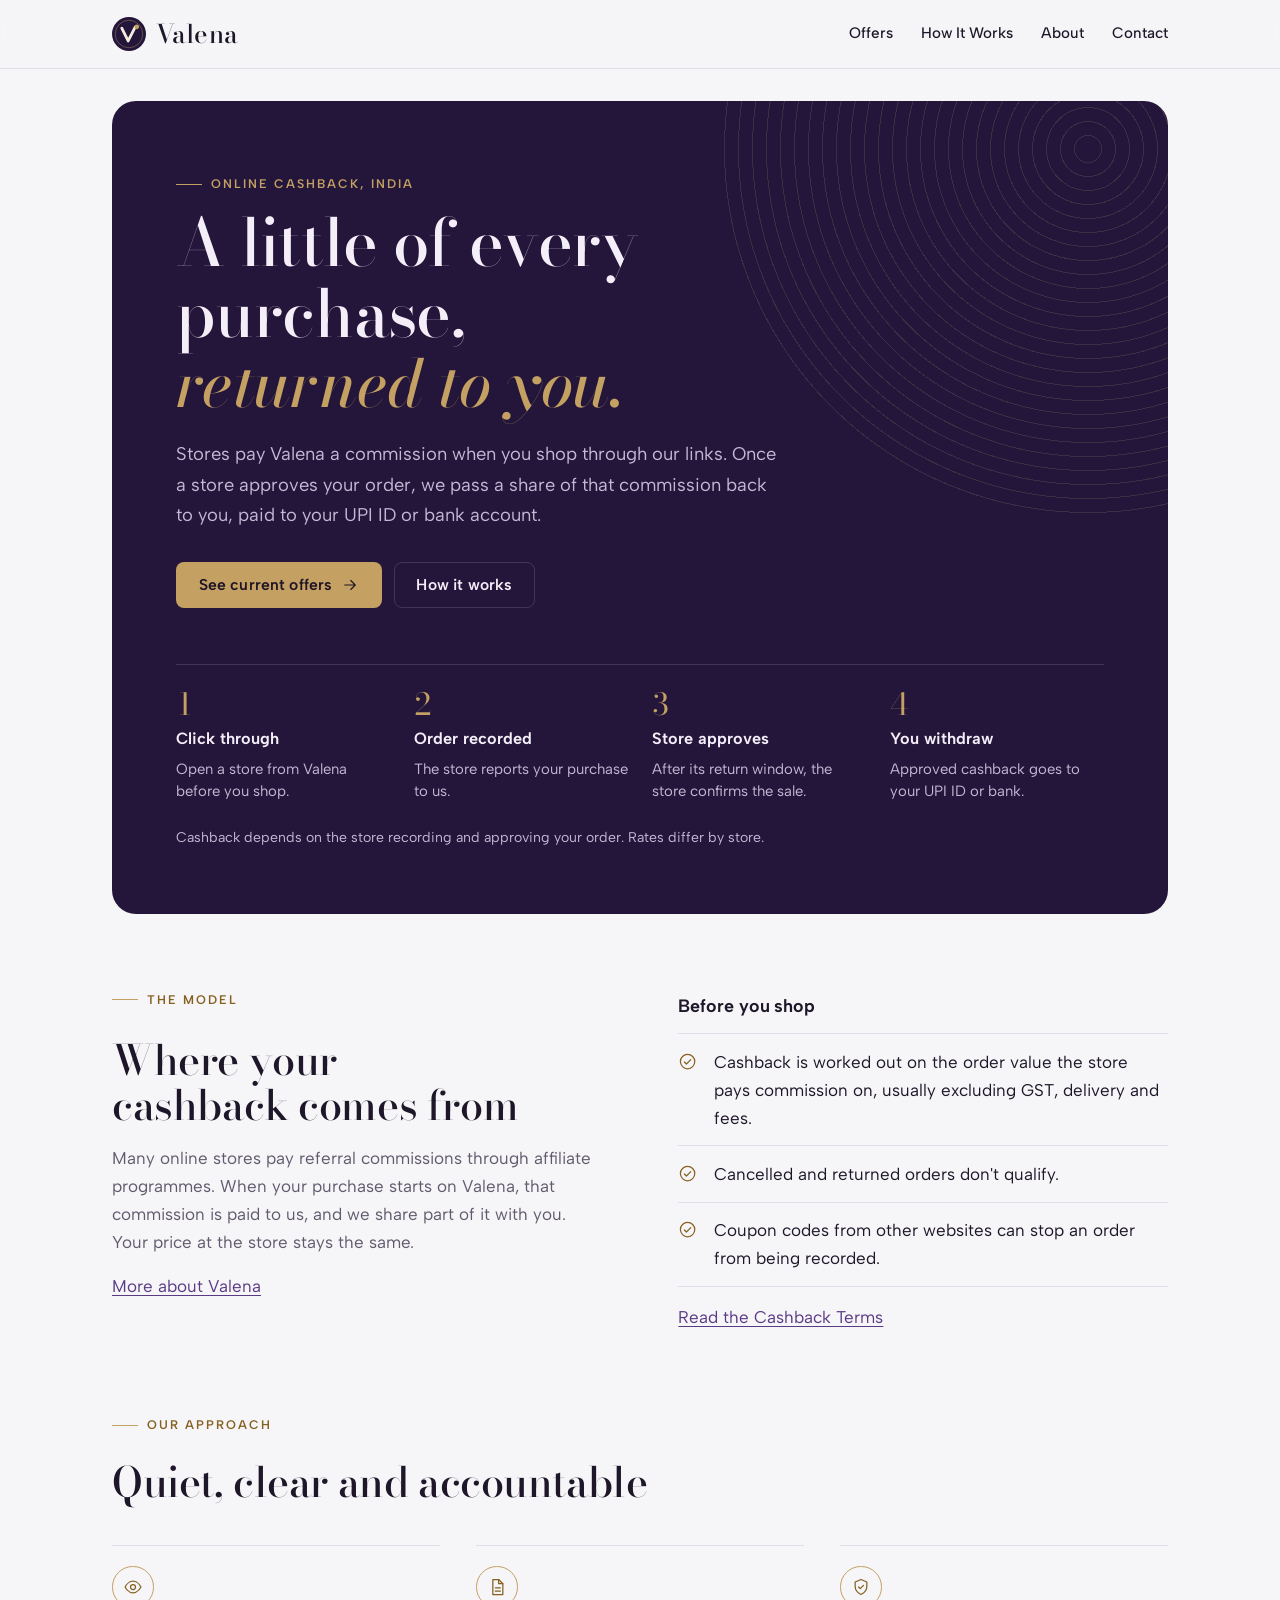
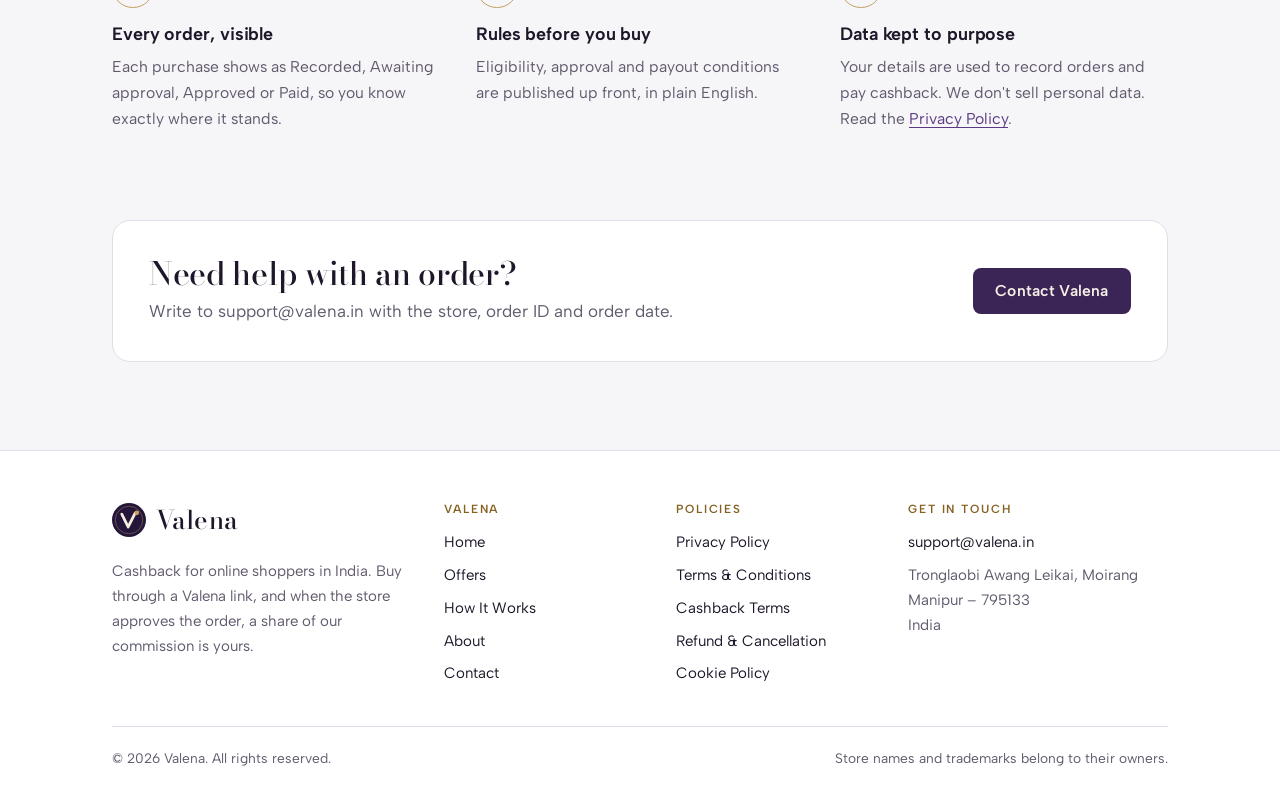
<file: index.html>
<!doctype html>
<html lang="en-IN">
<head>
<meta charset="utf-8">
<meta name="viewport" content="width=device-width, initial-scale=1, viewport-fit=cover">
<title>Valena — Cashback on the stores you shop at</title>
<meta name="description" content="Valena is a cashback platform for online shoppers in India. Shop through a Valena link and receive a share of the store&#x27;s commission once your order is approved.">
<meta name="robots" content="index, follow">
<link rel="canonical" href="https://valena.in/">
<meta name="theme-color" content="#23163A">
<meta property="og:type" content="website">
<meta property="og:site_name" content="Valena">
<meta property="og:locale" content="en_IN">
<meta property="og:title" content="Valena — Cashback on the stores you shop at">
<meta property="og:description" content="Valena is a cashback platform for online shoppers in India. Shop through a Valena link and receive a share of the store&#x27;s commission once your order is approved.">
<meta property="og:url" content="https://valena.in/">
<meta property="og:image" content="https://valena.in/og-image.png">
<meta property="og:image:width" content="1200">
<meta property="og:image:height" content="630">
<meta property="og:image:alt" content="Valena — cashback on online shopping in India">
<meta name="twitter:card" content="summary_large_image">
<meta name="twitter:title" content="Valena — Cashback on the stores you shop at">
<meta name="twitter:description" content="Valena is a cashback platform for online shoppers in India. Shop through a Valena link and receive a share of the store&#x27;s commission once your order is approved.">
<meta name="twitter:image" content="https://valena.in/og-image.png">
<link rel="icon" href="favicon.svg" type="image/svg+xml">
<link rel="icon" href="favicon-32.png" sizes="32x32" type="image/png">
<link rel="apple-touch-icon" href="apple-touch-icon.png">
<link rel="manifest" href="site.webmanifest">
<link rel="preconnect" href="https://fonts.googleapis.com">
<link rel="preconnect" href="https://fonts.gstatic.com" crossorigin>
<link rel="stylesheet" href="https://fonts.googleapis.com/css2?family=Albert+Sans:wght@400;500;600;700&family=Bodoni+Moda:ital,opsz,wght@0,6..96,400;0,6..96,500;1,6..96,400&display=swap">
<link rel="stylesheet" href="assets/styles.css">
<script type="application/ld+json">{"@context": "https://schema.org", "@type": "Organization", "name": "Valena", "url": "https://valena.in/", "logo": "https://valena.in/icon-512.png", "email": "support@valena.in", "address": {"@type": "PostalAddress", "streetAddress": "Tronglaobi Awang Leikai", "addressLocality": "Moirang", "addressRegion": "Manipur", "postalCode": "795133", "addressCountry": "IN"}, "contactPoint": {"@type": "ContactPoint", "contactType": "customer support", "email": "support@valena.in", "areaServed": "IN", "availableLanguage": ["en"]}}</script>
</head>
<body>
<a class="skip" href="#main">Skip to content</a>
<header class="site-header">
  <div class="wrap">
    <a class="brand" href="index.html" aria-label="Valena home"><svg viewBox="0 0 40 40" aria-hidden="true" focusable="false"><circle cx="20" cy="20" r="20" fill="#23163A"/><circle cx="20" cy="20" r="16.2" fill="none" stroke="#C4A062" stroke-width=".9" opacity=".55"/><path d="M11.5 13.2 19 28.2 27.4 11.6" fill="none" stroke="#F4ECDC" stroke-width="3.3" stroke-linecap="round" stroke-linejoin="round"/><circle cx="29.2" cy="11.6" r="2.7" fill="#C4A062"/></svg><span class="brand-word">Valena</span></a>
    <button class="menu-btn" type="button" aria-expanded="false" aria-controls="site-nav" aria-label="Open menu" data-menu><svg viewBox="0 0 24 24" fill="none" stroke="currentColor" stroke-width="1.5" stroke-linecap="round" stroke-linejoin="round" aria-hidden="true" focusable="false"><path d="M4 7h16M4 12h16M4 17h16"/></svg></button>
    <nav class="nav" id="site-nav" aria-label="Main"><a href="offers.html">Offers</a><a href="how-it-works.html">How It Works</a><a href="about.html">About</a><a href="contact.html">Contact</a></nav>
  </div>
</header>
<main id="main">
<section class="hero">
  <div class="wrap">
    <div class="panel">
      <span class="kicker">Online cashback, India</span>
      <h1>A little of every purchase, <em>returned to you.</em></h1>
      <p class="lead">Stores pay Valena a commission when you shop through our links. Once a store approves your order, we pass a share of that commission back to you, paid to your UPI ID or bank account.</p>
      <div class="cta">
        <a class="btn btn-gold" href="offers.html">See current offers <svg viewBox="0 0 24 24" fill="none" stroke="currentColor" stroke-width="1.5" stroke-linecap="round" stroke-linejoin="round" aria-hidden="true" focusable="false"><path d="M5 12h14M13 6l6 6-6 6"/></svg></a>
        <a class="btn btn-ghost-light" href="how-it-works.html">How it works</a>
      </div>
      <ol class="statement" aria-label="How an order earns cashback">
        <li><span class="n num">1</span><strong>Click through</strong><span>Open a store from Valena before you shop.</span></li>
        <li><span class="n num">2</span><strong>Order recorded</strong><span>The store reports your purchase to us.</span></li>
        <li><span class="n num">3</span><strong>Store approves</strong><span>After its return window, the store confirms the sale.</span></li>
        <li><span class="n num">4</span><strong>You withdraw</strong><span>Approved cashback goes to your UPI ID or bank.</span></li>
      </ol>
      <p class="panel-note">Cashback depends on the store recording and approving your order. Rates differ by store.</p>
    </div>
  </div>
</section>

<section aria-labelledby="source-title" style="padding-top: 1rem">
  <div class="wrap split">
    <div class="stack">
      <span class="kicker">The model</span>
      <h2 id="source-title">Where your cashback comes from</h2>
      <p class="muted">Many online stores pay referral commissions through affiliate programmes. When your purchase starts on Valena, that commission is paid to us, and we share part of it with you. Your price at the store stays the same.</p>
      <p><a href="about.html">More about Valena</a></p>
    </div>
    <div class="stack">
      <h3>Before you shop</h3>
      <ul class="list">
        <li><svg viewBox="0 0 24 24" fill="none" stroke="currentColor" stroke-width="1.5" stroke-linecap="round" stroke-linejoin="round" aria-hidden="true" focusable="false"><path d="m8 12.5 2.5 2.5L16 9.5"/><circle cx="12" cy="12" r="9"/></svg><span>Cashback is worked out on the order value the store pays commission on, usually excluding GST, delivery and fees.</span></li>
        <li><svg viewBox="0 0 24 24" fill="none" stroke="currentColor" stroke-width="1.5" stroke-linecap="round" stroke-linejoin="round" aria-hidden="true" focusable="false"><path d="m8 12.5 2.5 2.5L16 9.5"/><circle cx="12" cy="12" r="9"/></svg><span>Cancelled and returned orders don't qualify.</span></li>
        <li><svg viewBox="0 0 24 24" fill="none" stroke="currentColor" stroke-width="1.5" stroke-linecap="round" stroke-linejoin="round" aria-hidden="true" focusable="false"><path d="m8 12.5 2.5 2.5L16 9.5"/><circle cx="12" cy="12" r="9"/></svg><span>Coupon codes from other websites can stop an order from being recorded.</span></li>
      </ul>
      <p><a href="cashback-terms.html">Read the Cashback Terms</a></p>
    </div>
  </div>
</section>

<section aria-labelledby="promise-title" style="padding-top: 0">
  <div class="wrap">
    <div class="head">
      <span class="kicker">Our approach</span>
      <h2 id="promise-title">Quiet, clear and accountable</h2>
    </div>
    <div class="cols cols-3">
      <div class="feature"><span class="glyph"><svg viewBox="0 0 24 24" fill="none" stroke="currentColor" stroke-width="1.5" stroke-linecap="round" stroke-linejoin="round" aria-hidden="true" focusable="false"><path d="M2.5 12S6 5 12 5s9.5 7 9.5 7-3.5 7-9.5 7S2.5 12 2.5 12Z"/><circle cx="12" cy="12" r="3"/></svg></span><h3>Every order, visible</h3><p>Each purchase shows as Recorded, Awaiting approval, Approved or Paid, so you know exactly where it stands.</p></div>
      <div class="feature"><span class="glyph"><svg viewBox="0 0 24 24" fill="none" stroke="currentColor" stroke-width="1.5" stroke-linecap="round" stroke-linejoin="round" aria-hidden="true" focusable="false"><path d="M7 3h7l5 5v13H7V3Z"/><path d="M14 3v5h5M10 13h6M10 17h6"/></svg></span><h3>Rules before you buy</h3><p>Eligibility, approval and payout conditions are published up front, in plain English.</p></div>
      <div class="feature"><span class="glyph"><svg viewBox="0 0 24 24" fill="none" stroke="currentColor" stroke-width="1.5" stroke-linecap="round" stroke-linejoin="round" aria-hidden="true" focusable="false"><path d="M12 3 5 6v5c0 4.5 3 8 7 10 4-2 7-5.5 7-10V6l-7-3Z"/><path d="m9 12 2 2 4-4"/></svg></span><h3>Data kept to purpose</h3><p>Your details are used to record orders and pay cashback. We don't sell personal data. Read the <a href="privacy-policy.html">Privacy Policy</a>.</p></div>
    </div>
  </div>
</section>

<section aria-label="Contact Valena" style="padding-top: 0">
  <div class="wrap">
    <div class="strip">
      <div>
        <h2>Need help with an order?</h2>
        <p>Write to support@valena.in with the store, order ID and order date.</p>
      </div>
      <a class="btn btn-plum" href="contact.html">Contact Valena</a>
    </div>
  </div>
</section>
</main>
<footer class="site-footer">
  <div class="wrap">
    <div class="foot">
      <div class="foot-about">
        <a class="brand" href="index.html" aria-label="Valena home"><svg viewBox="0 0 40 40" aria-hidden="true" focusable="false"><circle cx="20" cy="20" r="20" fill="#23163A"/><circle cx="20" cy="20" r="16.2" fill="none" stroke="#C4A062" stroke-width=".9" opacity=".55"/><path d="M11.5 13.2 19 28.2 27.4 11.6" fill="none" stroke="#F4ECDC" stroke-width="3.3" stroke-linecap="round" stroke-linejoin="round"/><circle cx="29.2" cy="11.6" r="2.7" fill="#C4A062"/></svg><span class="brand-word">Valena</span></a>
        <p>Cashback for online shoppers in India. Buy through a Valena link, and when the store approves the order, a share of our commission is yours.</p>
      </div>
      <div>
        <h2>Valena</h2>
        <ul><li><a href="index.html">Home</a></li><li><a href="offers.html">Offers</a></li><li><a href="how-it-works.html">How It Works</a></li><li><a href="about.html">About</a></li><li><a href="contact.html">Contact</a></li></ul>
      </div>
      <div>
        <h2>Policies</h2>
        <ul><li><a href="privacy-policy.html">Privacy Policy</a></li><li><a href="terms.html">Terms & Conditions</a></li><li><a href="cashback-terms.html">Cashback Terms</a></li><li><a href="refund-policy.html">Refund & Cancellation</a></li><li><a href="cookie-policy.html">Cookie Policy</a></li></ul>
      </div>
      <div>
        <h2>Get in touch</h2>
        <ul>
          <li><a href="mailto:support@valena.in">support@valena.in</a></li>
          <li><address>Tronglaobi Awang Leikai, Moirang<br>Manipur – 795133<br>India</address></li>
        </ul>
      </div>
    </div>
    <div class="foot-base">
      <span>© <span data-year>2026</span> Valena. All rights reserved.</span>
      <span>Store names and trademarks belong to their owners.</span>
    </div>
  </div>
</footer>
<script src="assets/site.js" defer></script>
</body>
</html>
</file>
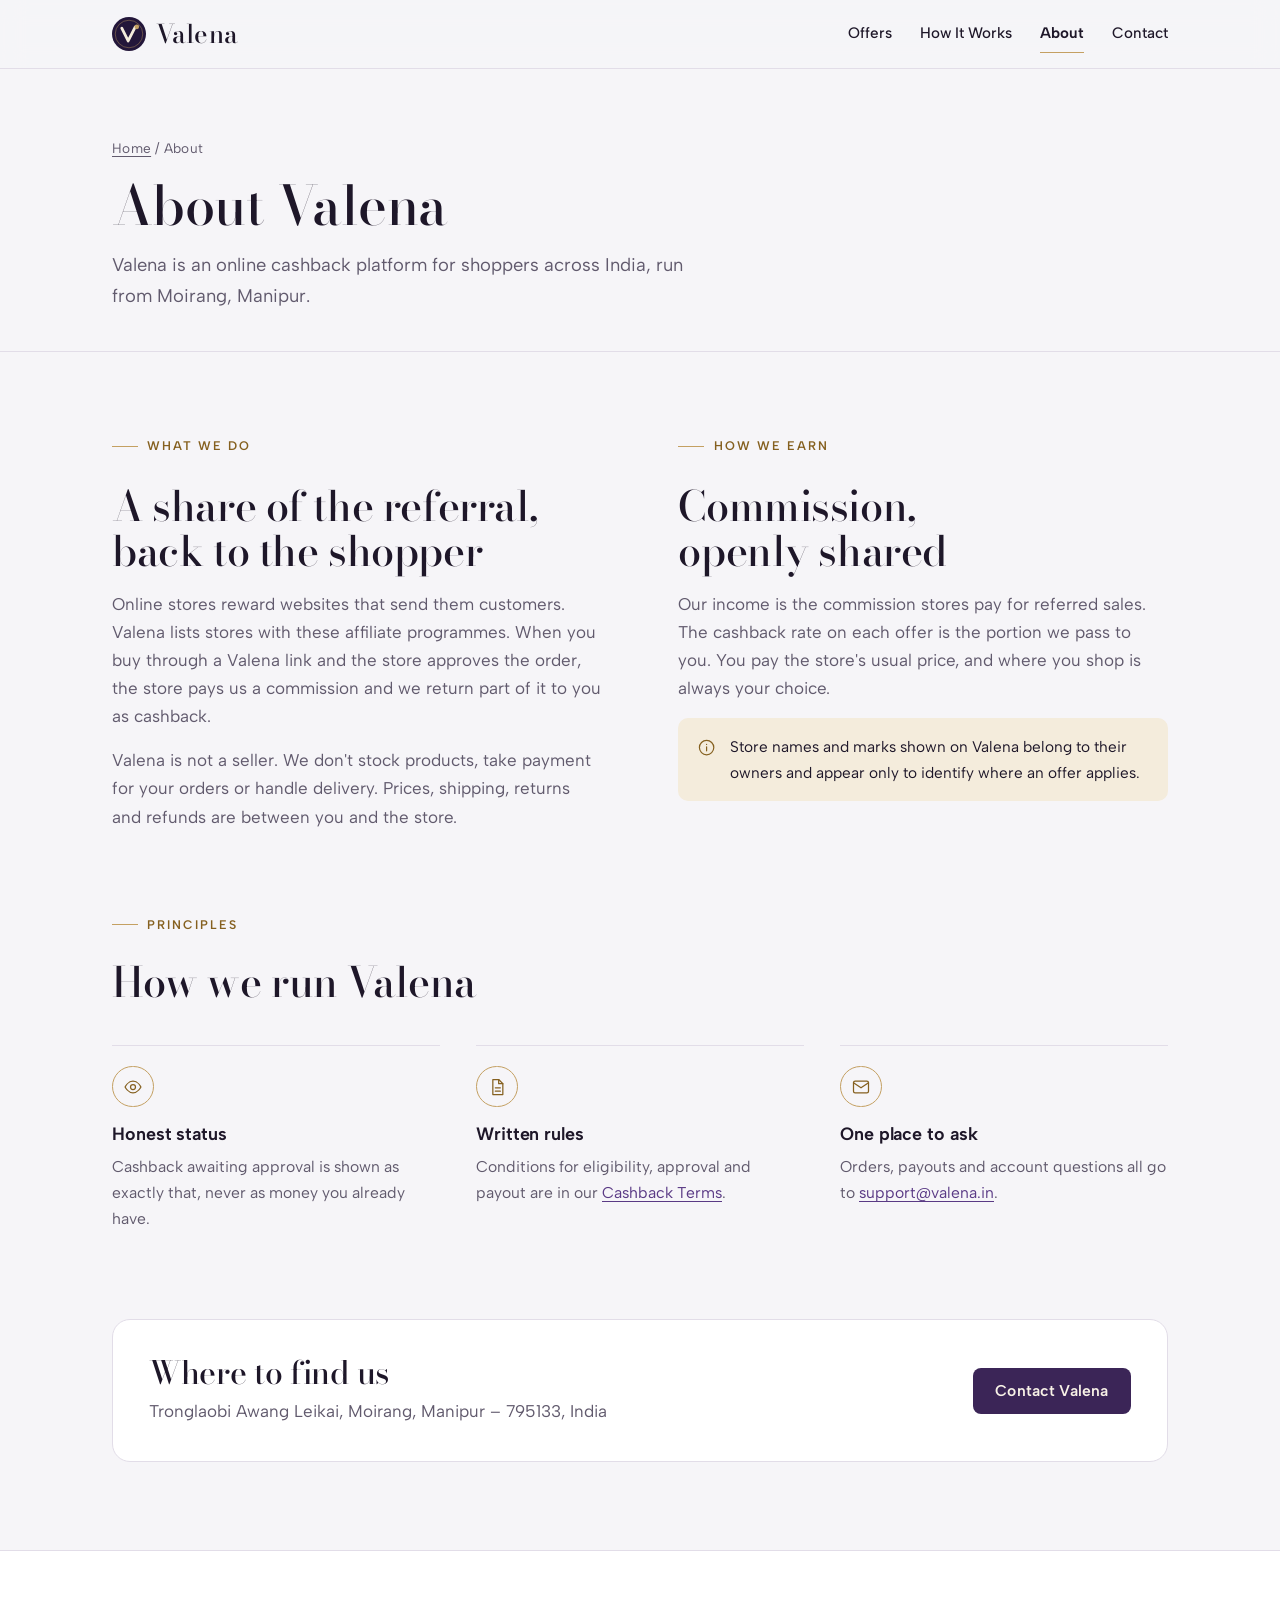
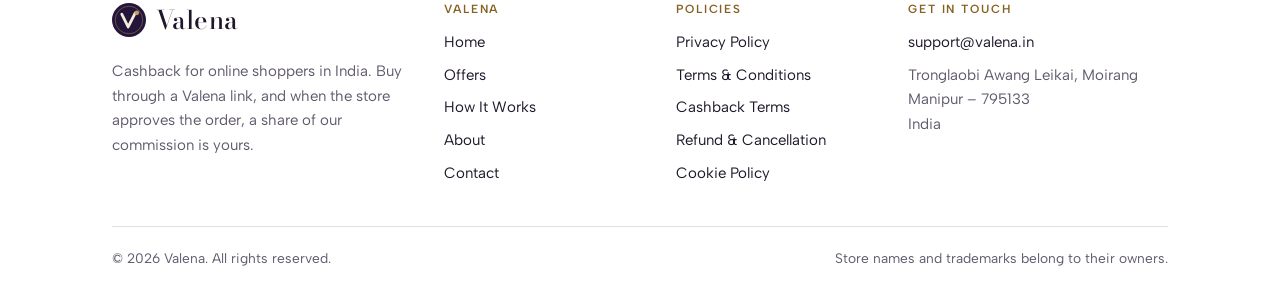
<file: about.html>
<!doctype html>
<html lang="en-IN">
<head>
<meta charset="utf-8">
<meta name="viewport" content="width=device-width, initial-scale=1, viewport-fit=cover">
<title>About Valena | Valena</title>
<meta name="description" content="Valena is an online cashback platform based in Moirang, Manipur, for shoppers across India. How Valena works, how it earns, and how to reach us.">
<meta name="robots" content="index, follow">
<link rel="canonical" href="https://valena.in/about.html">
<meta name="theme-color" content="#23163A">
<meta property="og:type" content="website">
<meta property="og:site_name" content="Valena">
<meta property="og:locale" content="en_IN">
<meta property="og:title" content="About Valena | Valena">
<meta property="og:description" content="Valena is an online cashback platform based in Moirang, Manipur, for shoppers across India. How Valena works, how it earns, and how to reach us.">
<meta property="og:url" content="https://valena.in/about.html">
<meta property="og:image" content="https://valena.in/og-image.png">
<meta property="og:image:width" content="1200">
<meta property="og:image:height" content="630">
<meta property="og:image:alt" content="Valena — cashback on online shopping in India">
<meta name="twitter:card" content="summary_large_image">
<meta name="twitter:title" content="About Valena | Valena">
<meta name="twitter:description" content="Valena is an online cashback platform based in Moirang, Manipur, for shoppers across India. How Valena works, how it earns, and how to reach us.">
<meta name="twitter:image" content="https://valena.in/og-image.png">
<link rel="icon" href="favicon.svg" type="image/svg+xml">
<link rel="icon" href="favicon-32.png" sizes="32x32" type="image/png">
<link rel="apple-touch-icon" href="apple-touch-icon.png">
<link rel="manifest" href="site.webmanifest">
<link rel="preconnect" href="https://fonts.googleapis.com">
<link rel="preconnect" href="https://fonts.gstatic.com" crossorigin>
<link rel="stylesheet" href="https://fonts.googleapis.com/css2?family=Albert+Sans:wght@400;500;600;700&family=Bodoni+Moda:ital,opsz,wght@0,6..96,400;0,6..96,500;1,6..96,400&display=swap">
<link rel="stylesheet" href="assets/styles.css">
<script type="application/ld+json">{"@context": "https://schema.org", "@type": "Organization", "name": "Valena", "url": "https://valena.in/", "logo": "https://valena.in/icon-512.png", "email": "support@valena.in", "address": {"@type": "PostalAddress", "streetAddress": "Tronglaobi Awang Leikai", "addressLocality": "Moirang", "addressRegion": "Manipur", "postalCode": "795133", "addressCountry": "IN"}, "contactPoint": {"@type": "ContactPoint", "contactType": "customer support", "email": "support@valena.in", "areaServed": "IN", "availableLanguage": ["en"]}}</script>
</head>
<body>
<a class="skip" href="#main">Skip to content</a>
<header class="site-header">
  <div class="wrap">
    <a class="brand" href="index.html" aria-label="Valena home"><svg viewBox="0 0 40 40" aria-hidden="true" focusable="false"><circle cx="20" cy="20" r="20" fill="#23163A"/><circle cx="20" cy="20" r="16.2" fill="none" stroke="#C4A062" stroke-width=".9" opacity=".55"/><path d="M11.5 13.2 19 28.2 27.4 11.6" fill="none" stroke="#F4ECDC" stroke-width="3.3" stroke-linecap="round" stroke-linejoin="round"/><circle cx="29.2" cy="11.6" r="2.7" fill="#C4A062"/></svg><span class="brand-word">Valena</span></a>
    <button class="menu-btn" type="button" aria-expanded="false" aria-controls="site-nav" aria-label="Open menu" data-menu><svg viewBox="0 0 24 24" fill="none" stroke="currentColor" stroke-width="1.5" stroke-linecap="round" stroke-linejoin="round" aria-hidden="true" focusable="false"><path d="M4 7h16M4 12h16M4 17h16"/></svg></button>
    <nav class="nav" id="site-nav" aria-label="Main"><a href="offers.html">Offers</a><a href="how-it-works.html">How It Works</a><a href="about.html" aria-current="page">About</a><a href="contact.html">Contact</a></nav>
  </div>
</header>
<main id="main">
<div class="page-head">
  <div class="wrap">
    <p class="crumbs"><a href="index.html">Home</a> / About</p>
    <h1>About Valena</h1>
    <p class="lead">Valena is an online cashback platform for shoppers across India, run from Moirang, Manipur.</p>
  </div>
</div>

<section aria-labelledby="what-title">
  <div class="wrap split">
    <div class="stack">
      <span class="kicker">What we do</span>
      <h2 id="what-title">A share of the referral, back to the shopper</h2>
      <p class="muted">Online stores reward websites that send them customers. Valena lists stores with these affiliate programmes. When you buy through a Valena link and the store approves the order, the store pays us a commission and we return part of it to you as cashback.</p>
      <p class="muted">Valena is not a seller. We don't stock products, take payment for your orders or handle delivery. Prices, shipping, returns and refunds are between you and the store.</p>
    </div>
    <div class="stack">
      <span class="kicker">How we earn</span>
      <h2>Commission, openly shared</h2>
      <p class="muted">Our income is the commission stores pay for referred sales. The cashback rate on each offer is the portion we pass to you. You pay the store's usual price, and where you shop is always your choice.</p>
      <div class="note"><svg viewBox="0 0 24 24" fill="none" stroke="currentColor" stroke-width="1.5" stroke-linecap="round" stroke-linejoin="round" aria-hidden="true" focusable="false"><circle cx="12" cy="12" r="9"/><path d="M12 11v5M12 8h.01"/></svg><p>Store names and marks shown on Valena belong to their owners and appear only to identify where an offer applies.</p></div>
    </div>
  </div>
</section>

<section aria-labelledby="principles-title" style="padding-top: 0">
  <div class="wrap">
    <div class="head"><span class="kicker">Principles</span><h2 id="principles-title">How we run Valena</h2></div>
    <div class="cols cols-3">
      <div class="feature"><span class="glyph"><svg viewBox="0 0 24 24" fill="none" stroke="currentColor" stroke-width="1.5" stroke-linecap="round" stroke-linejoin="round" aria-hidden="true" focusable="false"><path d="M2.5 12S6 5 12 5s9.5 7 9.5 7-3.5 7-9.5 7S2.5 12 2.5 12Z"/><circle cx="12" cy="12" r="3"/></svg></span><h3>Honest status</h3><p>Cashback awaiting approval is shown as exactly that, never as money you already have.</p></div>
      <div class="feature"><span class="glyph"><svg viewBox="0 0 24 24" fill="none" stroke="currentColor" stroke-width="1.5" stroke-linecap="round" stroke-linejoin="round" aria-hidden="true" focusable="false"><path d="M7 3h7l5 5v13H7V3Z"/><path d="M14 3v5h5M10 13h6M10 17h6"/></svg></span><h3>Written rules</h3><p>Conditions for eligibility, approval and payout are in our <a href="cashback-terms.html">Cashback Terms</a>.</p></div>
      <div class="feature"><span class="glyph"><svg viewBox="0 0 24 24" fill="none" stroke="currentColor" stroke-width="1.5" stroke-linecap="round" stroke-linejoin="round" aria-hidden="true" focusable="false"><rect x="3" y="5" width="18" height="14" rx="2"/><path d="m3 7 9 6 9-6"/></svg></span><h3>One place to ask</h3><p>Orders, payouts and account questions all go to <a href="mailto:support@valena.in">support@valena.in</a>.</p></div>
    </div>
  </div>
</section>

<section aria-labelledby="where-title" style="padding-top: 0">
  <div class="wrap">
    <div class="strip">
      <div>
        <h2 id="where-title">Where to find us</h2>
        <address class="muted" style="font-style:normal;margin-top:.35rem">Tronglaobi Awang Leikai, Moirang, Manipur – 795133, India</address>
      </div>
      <a class="btn btn-plum" href="contact.html">Contact Valena</a>
    </div>
  </div>
</section>
</main>
<footer class="site-footer">
  <div class="wrap">
    <div class="foot">
      <div class="foot-about">
        <a class="brand" href="index.html" aria-label="Valena home"><svg viewBox="0 0 40 40" aria-hidden="true" focusable="false"><circle cx="20" cy="20" r="20" fill="#23163A"/><circle cx="20" cy="20" r="16.2" fill="none" stroke="#C4A062" stroke-width=".9" opacity=".55"/><path d="M11.5 13.2 19 28.2 27.4 11.6" fill="none" stroke="#F4ECDC" stroke-width="3.3" stroke-linecap="round" stroke-linejoin="round"/><circle cx="29.2" cy="11.6" r="2.7" fill="#C4A062"/></svg><span class="brand-word">Valena</span></a>
        <p>Cashback for online shoppers in India. Buy through a Valena link, and when the store approves the order, a share of our commission is yours.</p>
      </div>
      <div>
        <h2>Valena</h2>
        <ul><li><a href="index.html">Home</a></li><li><a href="offers.html">Offers</a></li><li><a href="how-it-works.html">How It Works</a></li><li><a href="about.html">About</a></li><li><a href="contact.html">Contact</a></li></ul>
      </div>
      <div>
        <h2>Policies</h2>
        <ul><li><a href="privacy-policy.html">Privacy Policy</a></li><li><a href="terms.html">Terms & Conditions</a></li><li><a href="cashback-terms.html">Cashback Terms</a></li><li><a href="refund-policy.html">Refund & Cancellation</a></li><li><a href="cookie-policy.html">Cookie Policy</a></li></ul>
      </div>
      <div>
        <h2>Get in touch</h2>
        <ul>
          <li><a href="mailto:support@valena.in">support@valena.in</a></li>
          <li><address>Tronglaobi Awang Leikai, Moirang<br>Manipur – 795133<br>India</address></li>
        </ul>
      </div>
    </div>
    <div class="foot-base">
      <span>© <span data-year>2026</span> Valena. All rights reserved.</span>
      <span>Store names and trademarks belong to their owners.</span>
    </div>
  </div>
</footer>
<script src="assets/site.js" defer></script>
</body>
</html>
</file>
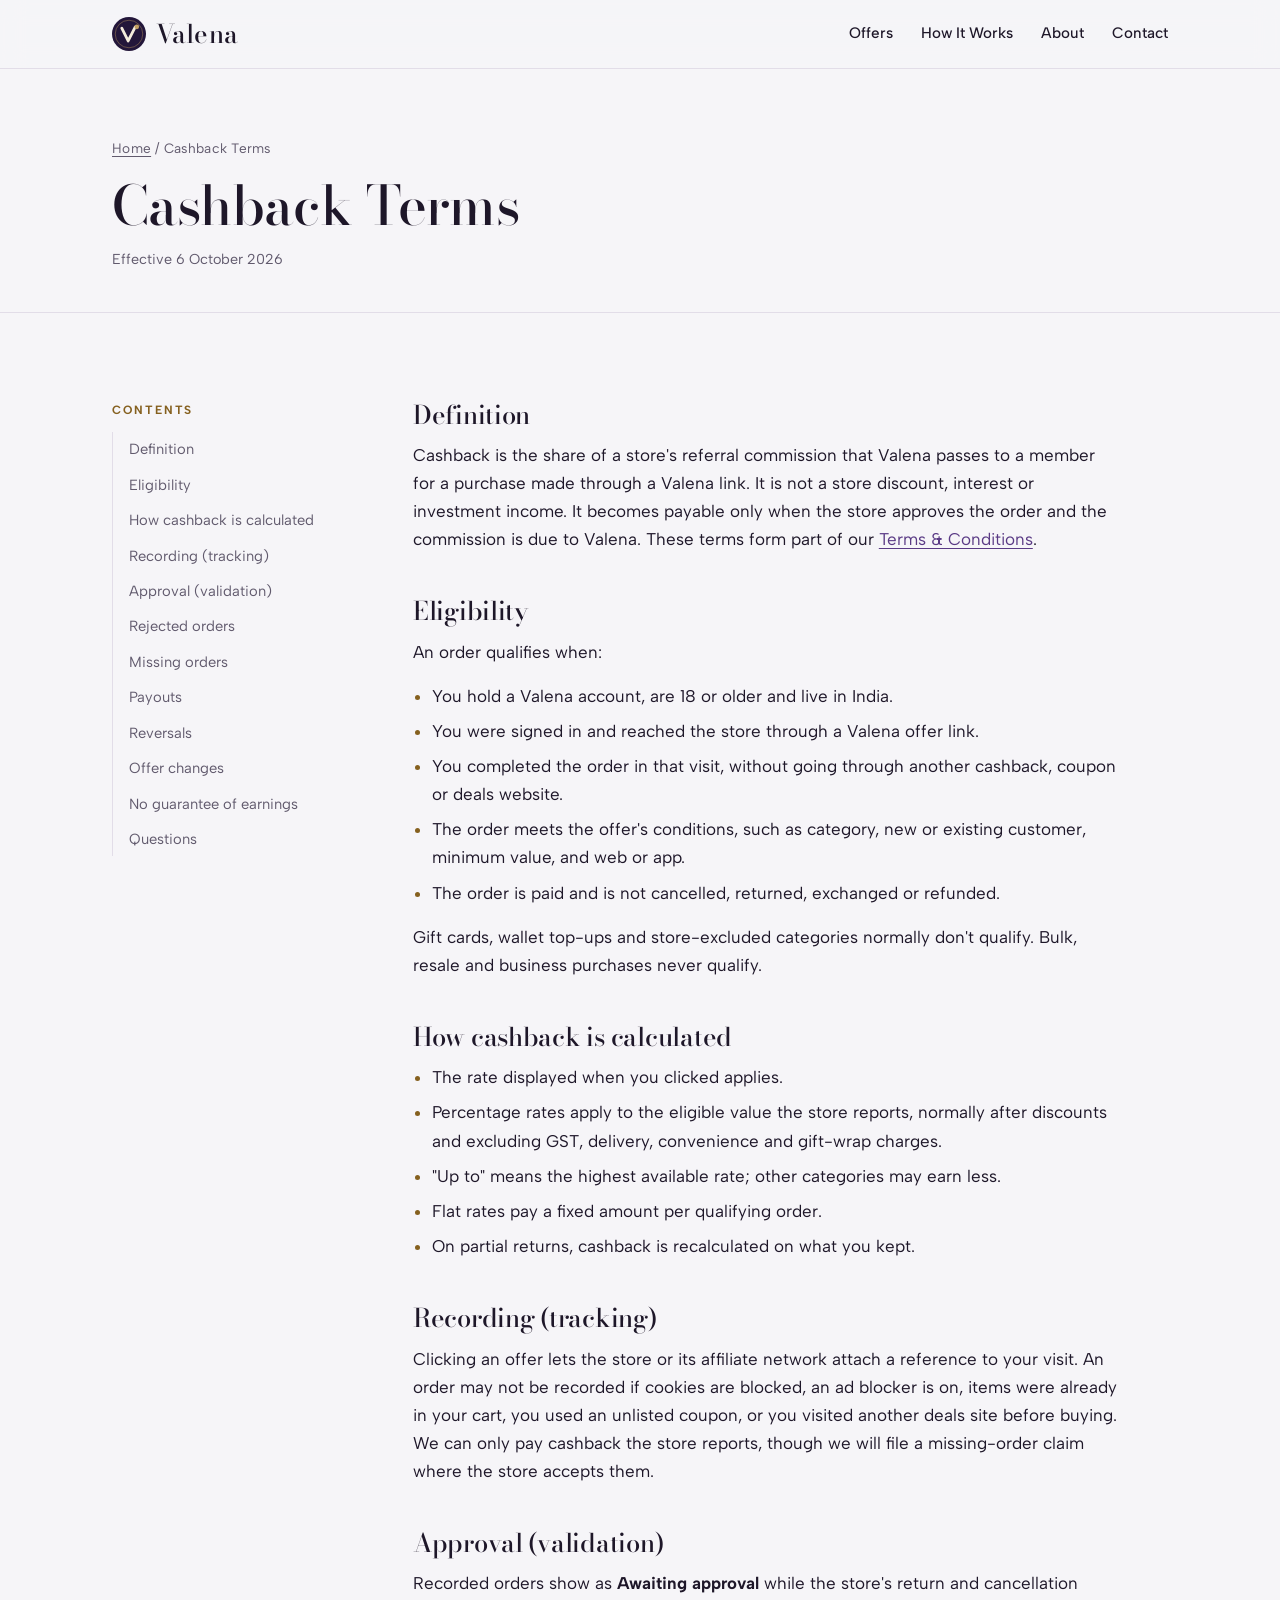
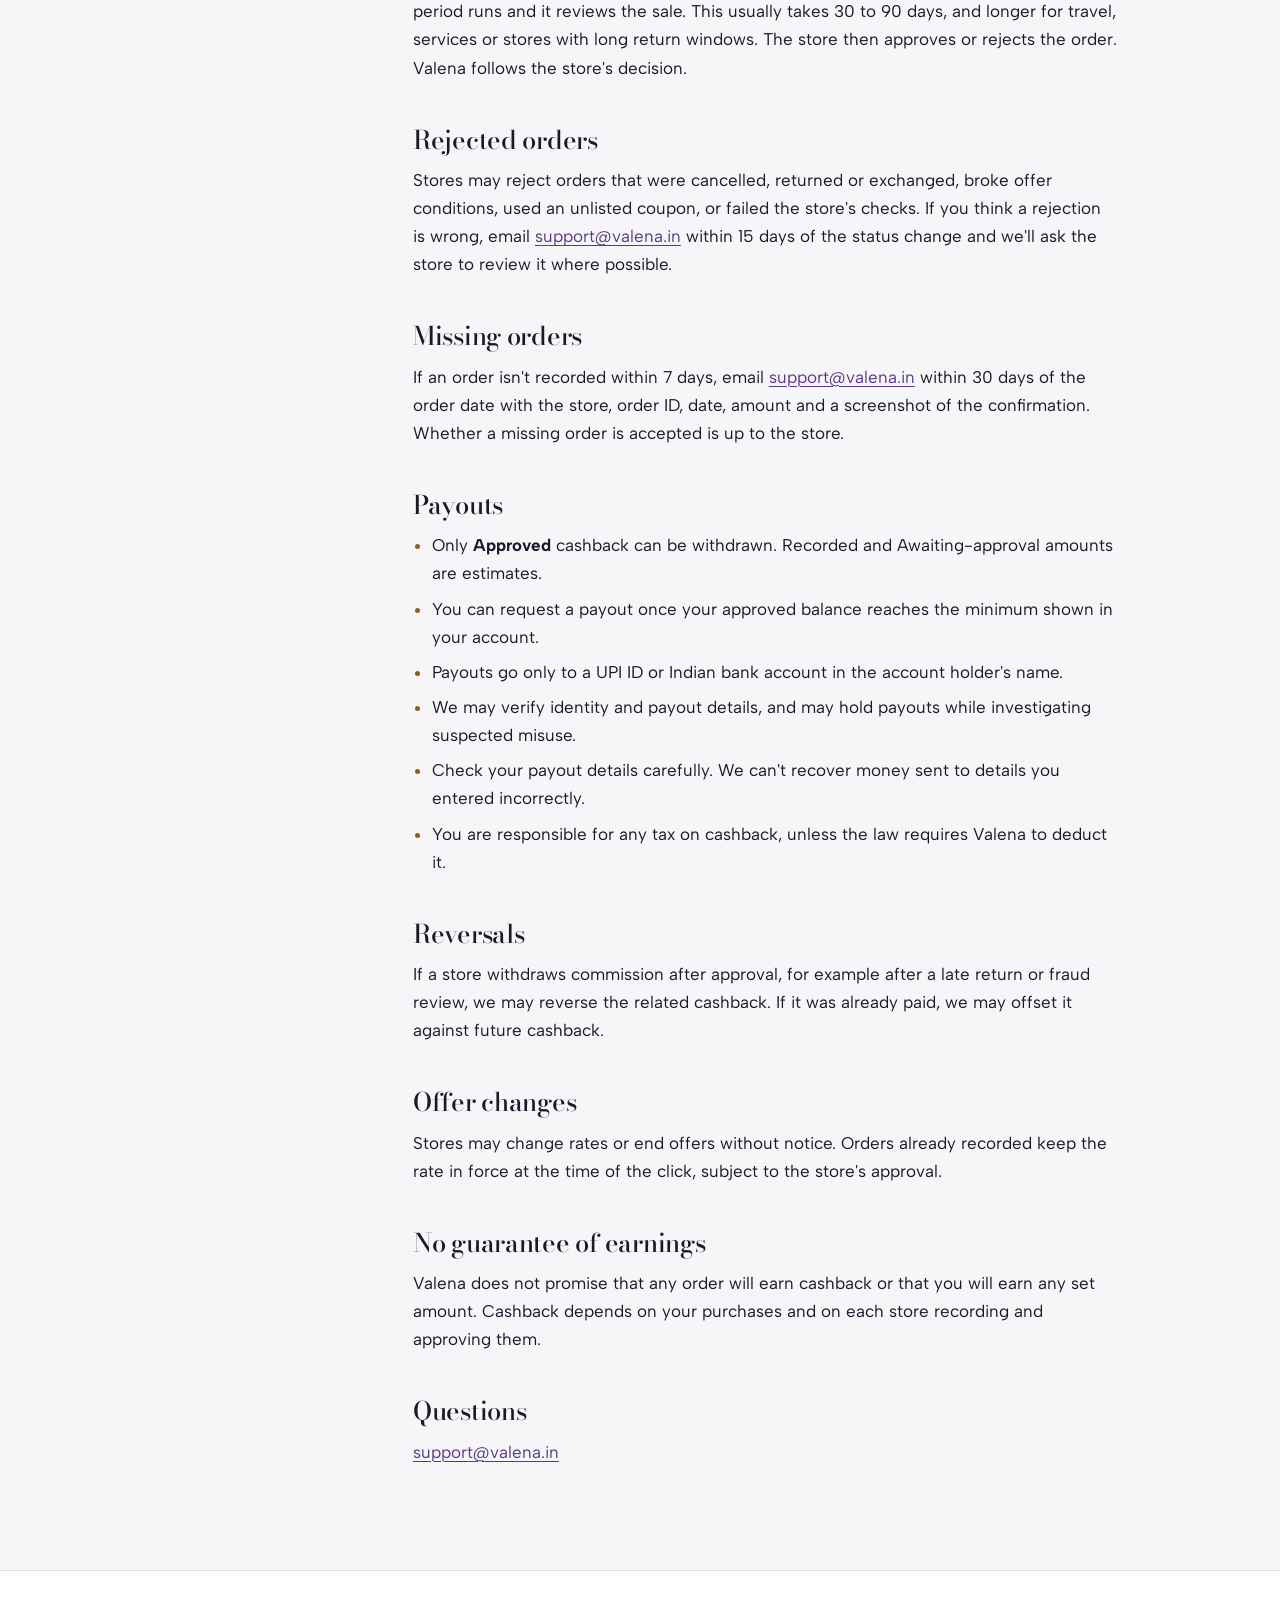
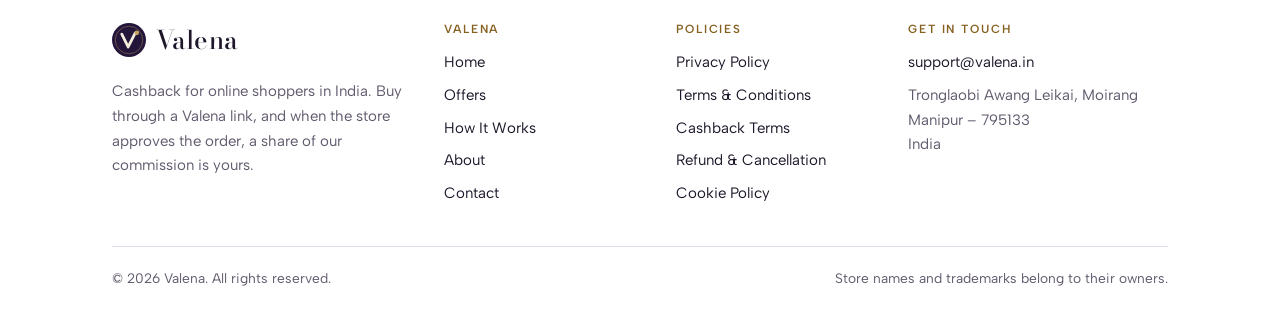
<file: cashback-terms.html>
<!doctype html>
<html lang="en-IN">
<head>
<meta charset="utf-8">
<meta name="viewport" content="width=device-width, initial-scale=1, viewport-fit=cover">
<title>Cashback Terms | Valena</title>
<meta name="description" content="Valena cashback terms: eligibility, how orders are recorded and approved, rejected and missing orders, and payout conditions.">
<meta name="robots" content="index, follow">
<link rel="canonical" href="https://valena.in/cashback-terms.html">
<meta name="theme-color" content="#23163A">
<meta property="og:type" content="website">
<meta property="og:site_name" content="Valena">
<meta property="og:locale" content="en_IN">
<meta property="og:title" content="Cashback Terms | Valena">
<meta property="og:description" content="Valena cashback terms: eligibility, how orders are recorded and approved, rejected and missing orders, and payout conditions.">
<meta property="og:url" content="https://valena.in/cashback-terms.html">
<meta property="og:image" content="https://valena.in/og-image.png">
<meta property="og:image:width" content="1200">
<meta property="og:image:height" content="630">
<meta property="og:image:alt" content="Valena — cashback on online shopping in India">
<meta name="twitter:card" content="summary_large_image">
<meta name="twitter:title" content="Cashback Terms | Valena">
<meta name="twitter:description" content="Valena cashback terms: eligibility, how orders are recorded and approved, rejected and missing orders, and payout conditions.">
<meta name="twitter:image" content="https://valena.in/og-image.png">
<link rel="icon" href="favicon.svg" type="image/svg+xml">
<link rel="icon" href="favicon-32.png" sizes="32x32" type="image/png">
<link rel="apple-touch-icon" href="apple-touch-icon.png">
<link rel="manifest" href="site.webmanifest">
<link rel="preconnect" href="https://fonts.googleapis.com">
<link rel="preconnect" href="https://fonts.gstatic.com" crossorigin>
<link rel="stylesheet" href="https://fonts.googleapis.com/css2?family=Albert+Sans:wght@400;500;600;700&family=Bodoni+Moda:ital,opsz,wght@0,6..96,400;0,6..96,500;1,6..96,400&display=swap">
<link rel="stylesheet" href="assets/styles.css">
<script type="application/ld+json">{"@context": "https://schema.org", "@type": "Organization", "name": "Valena", "url": "https://valena.in/", "logo": "https://valena.in/icon-512.png", "email": "support@valena.in", "address": {"@type": "PostalAddress", "streetAddress": "Tronglaobi Awang Leikai", "addressLocality": "Moirang", "addressRegion": "Manipur", "postalCode": "795133", "addressCountry": "IN"}, "contactPoint": {"@type": "ContactPoint", "contactType": "customer support", "email": "support@valena.in", "areaServed": "IN", "availableLanguage": ["en"]}}</script>
</head>
<body>
<a class="skip" href="#main">Skip to content</a>
<header class="site-header">
  <div class="wrap">
    <a class="brand" href="index.html" aria-label="Valena home"><svg viewBox="0 0 40 40" aria-hidden="true" focusable="false"><circle cx="20" cy="20" r="20" fill="#23163A"/><circle cx="20" cy="20" r="16.2" fill="none" stroke="#C4A062" stroke-width=".9" opacity=".55"/><path d="M11.5 13.2 19 28.2 27.4 11.6" fill="none" stroke="#F4ECDC" stroke-width="3.3" stroke-linecap="round" stroke-linejoin="round"/><circle cx="29.2" cy="11.6" r="2.7" fill="#C4A062"/></svg><span class="brand-word">Valena</span></a>
    <button class="menu-btn" type="button" aria-expanded="false" aria-controls="site-nav" aria-label="Open menu" data-menu><svg viewBox="0 0 24 24" fill="none" stroke="currentColor" stroke-width="1.5" stroke-linecap="round" stroke-linejoin="round" aria-hidden="true" focusable="false"><path d="M4 7h16M4 12h16M4 17h16"/></svg></button>
    <nav class="nav" id="site-nav" aria-label="Main"><a href="offers.html">Offers</a><a href="how-it-works.html">How It Works</a><a href="about.html">About</a><a href="contact.html">Contact</a></nav>
  </div>
</header>
<main id="main">
<div class="page-head">
  <div class="wrap">
    <p class="crumbs"><a href="index.html">Home</a> / Cashback Terms</p>
    <h1>Cashback Terms</h1>
    <p class="updated">Effective 6 October 2026</p>
  </div>
</div>
<section>
  <div class="wrap policy">
    <nav class="toc" aria-label="On this page"><strong>Contents</strong><ol><li><a href="#definition">Definition</a></li><li><a href="#eligibility">Eligibility</a></li><li><a href="#how-cashback-is-calculated">How cashback is calculated</a></li><li><a href="#recording-tracking">Recording (tracking)</a></li><li><a href="#approval-validation">Approval (validation)</a></li><li><a href="#rejected-orders">Rejected orders</a></li><li><a href="#missing-orders">Missing orders</a></li><li><a href="#payouts">Payouts</a></li><li><a href="#reversals">Reversals</a></li><li><a href="#offer-changes">Offer changes</a></li><li><a href="#no-guarantee-of-earnings">No guarantee of earnings</a></li><li><a href="#questions">Questions</a></li></ol></nav>
    <article class="prose">
      <h2 id="definition">Definition</h2>
      <p>Cashback is the share of a store's referral commission that Valena passes to a member for a purchase made through a Valena link. It is not a store discount, interest or investment income. It becomes payable only when the store approves the order and the commission is due to Valena. These terms form part of our <a href="terms.html">Terms &amp; Conditions</a>.</p>

      <h2 id="eligibility">Eligibility</h2>
      <p>An order qualifies when:</p>
      <ul>
        <li>You hold a Valena account, are 18 or older and live in India.</li>
        <li>You were signed in and reached the store through a Valena offer link.</li>
        <li>You completed the order in that visit, without going through another cashback, coupon or deals website.</li>
        <li>The order meets the offer's conditions, such as category, new or existing customer, minimum value, and web or app.</li>
        <li>The order is paid and is not cancelled, returned, exchanged or refunded.</li>
      </ul>
      <p>Gift cards, wallet top-ups and store-excluded categories normally don't qualify. Bulk, resale and business purchases never qualify.</p>

      <h2 id="how-cashback-is-calculated">How cashback is calculated</h2>
      <ul>
        <li>The rate displayed when you clicked applies.</li>
        <li>Percentage rates apply to the eligible value the store reports, normally after discounts and excluding GST, delivery, convenience and gift-wrap charges.</li>
        <li>"Up to" means the highest available rate; other categories may earn less.</li>
        <li>Flat rates pay a fixed amount per qualifying order.</li>
        <li>On partial returns, cashback is recalculated on what you kept.</li>
      </ul>

      <h2 id="recording-tracking">Recording (tracking)</h2>
      <p>Clicking an offer lets the store or its affiliate network attach a reference to your visit. An order may not be recorded if cookies are blocked, an ad blocker is on, items were already in your cart, you used an unlisted coupon, or you visited another deals site before buying. We can only pay cashback the store reports, though we will file a missing-order claim where the store accepts them.</p>

      <h2 id="approval-validation">Approval (validation)</h2>
      <p>Recorded orders show as <strong>Awaiting approval</strong> while the store's return and cancellation period runs and it reviews the sale. This usually takes 30 to 90 days, and longer for travel, services or stores with long return windows. The store then approves or rejects the order. Valena follows the store's decision.</p>

      <h2 id="rejected-orders">Rejected orders</h2>
      <p>Stores may reject orders that were cancelled, returned or exchanged, broke offer conditions, used an unlisted coupon, or failed the store's checks. If you think a rejection is wrong, email <a href="mailto:support@valena.in">support@valena.in</a> within 15 days of the status change and we'll ask the store to review it where possible.</p>

      <h2 id="missing-orders">Missing orders</h2>
      <p>If an order isn't recorded within 7 days, email <a href="mailto:support@valena.in">support@valena.in</a> within 30 days of the order date with the store, order ID, date, amount and a screenshot of the confirmation. Whether a missing order is accepted is up to the store.</p>

      <h2 id="payouts">Payouts</h2>
      <ul>
        <li>Only <strong>Approved</strong> cashback can be withdrawn. Recorded and Awaiting-approval amounts are estimates.</li>
        <li>You can request a payout once your approved balance reaches the minimum shown in your account.</li>
        <li>Payouts go only to a UPI ID or Indian bank account in the account holder's name.</li>
        <li>We may verify identity and payout details, and may hold payouts while investigating suspected misuse.</li>
        <li>Check your payout details carefully. We can't recover money sent to details you entered incorrectly.</li>
        <li>You are responsible for any tax on cashback, unless the law requires Valena to deduct it.</li>
      </ul>

      <h2 id="reversals">Reversals</h2>
      <p>If a store withdraws commission after approval, for example after a late return or fraud review, we may reverse the related cashback. If it was already paid, we may offset it against future cashback.</p>

      <h2 id="offer-changes">Offer changes</h2>
      <p>Stores may change rates or end offers without notice. Orders already recorded keep the rate in force at the time of the click, subject to the store's approval.</p>

      <h2 id="no-guarantee-of-earnings">No guarantee of earnings</h2>
      <p>Valena does not promise that any order will earn cashback or that you will earn any set amount. Cashback depends on your purchases and on each store recording and approving them.</p>

      <h2 id="questions">Questions</h2>
      <p><a href="mailto:support@valena.in">support@valena.in</a></p>
    </article>
  </div>
</section>
</main>
<footer class="site-footer">
  <div class="wrap">
    <div class="foot">
      <div class="foot-about">
        <a class="brand" href="index.html" aria-label="Valena home"><svg viewBox="0 0 40 40" aria-hidden="true" focusable="false"><circle cx="20" cy="20" r="20" fill="#23163A"/><circle cx="20" cy="20" r="16.2" fill="none" stroke="#C4A062" stroke-width=".9" opacity=".55"/><path d="M11.5 13.2 19 28.2 27.4 11.6" fill="none" stroke="#F4ECDC" stroke-width="3.3" stroke-linecap="round" stroke-linejoin="round"/><circle cx="29.2" cy="11.6" r="2.7" fill="#C4A062"/></svg><span class="brand-word">Valena</span></a>
        <p>Cashback for online shoppers in India. Buy through a Valena link, and when the store approves the order, a share of our commission is yours.</p>
      </div>
      <div>
        <h2>Valena</h2>
        <ul><li><a href="index.html">Home</a></li><li><a href="offers.html">Offers</a></li><li><a href="how-it-works.html">How It Works</a></li><li><a href="about.html">About</a></li><li><a href="contact.html">Contact</a></li></ul>
      </div>
      <div>
        <h2>Policies</h2>
        <ul><li><a href="privacy-policy.html">Privacy Policy</a></li><li><a href="terms.html">Terms & Conditions</a></li><li><a href="cashback-terms.html">Cashback Terms</a></li><li><a href="refund-policy.html">Refund & Cancellation</a></li><li><a href="cookie-policy.html">Cookie Policy</a></li></ul>
      </div>
      <div>
        <h2>Get in touch</h2>
        <ul>
          <li><a href="mailto:support@valena.in">support@valena.in</a></li>
          <li><address>Tronglaobi Awang Leikai, Moirang<br>Manipur – 795133<br>India</address></li>
        </ul>
      </div>
    </div>
    <div class="foot-base">
      <span>© <span data-year>2026</span> Valena. All rights reserved.</span>
      <span>Store names and trademarks belong to their owners.</span>
    </div>
  </div>
</footer>
<script src="assets/site.js" defer></script>
</body>
</html>
</file>
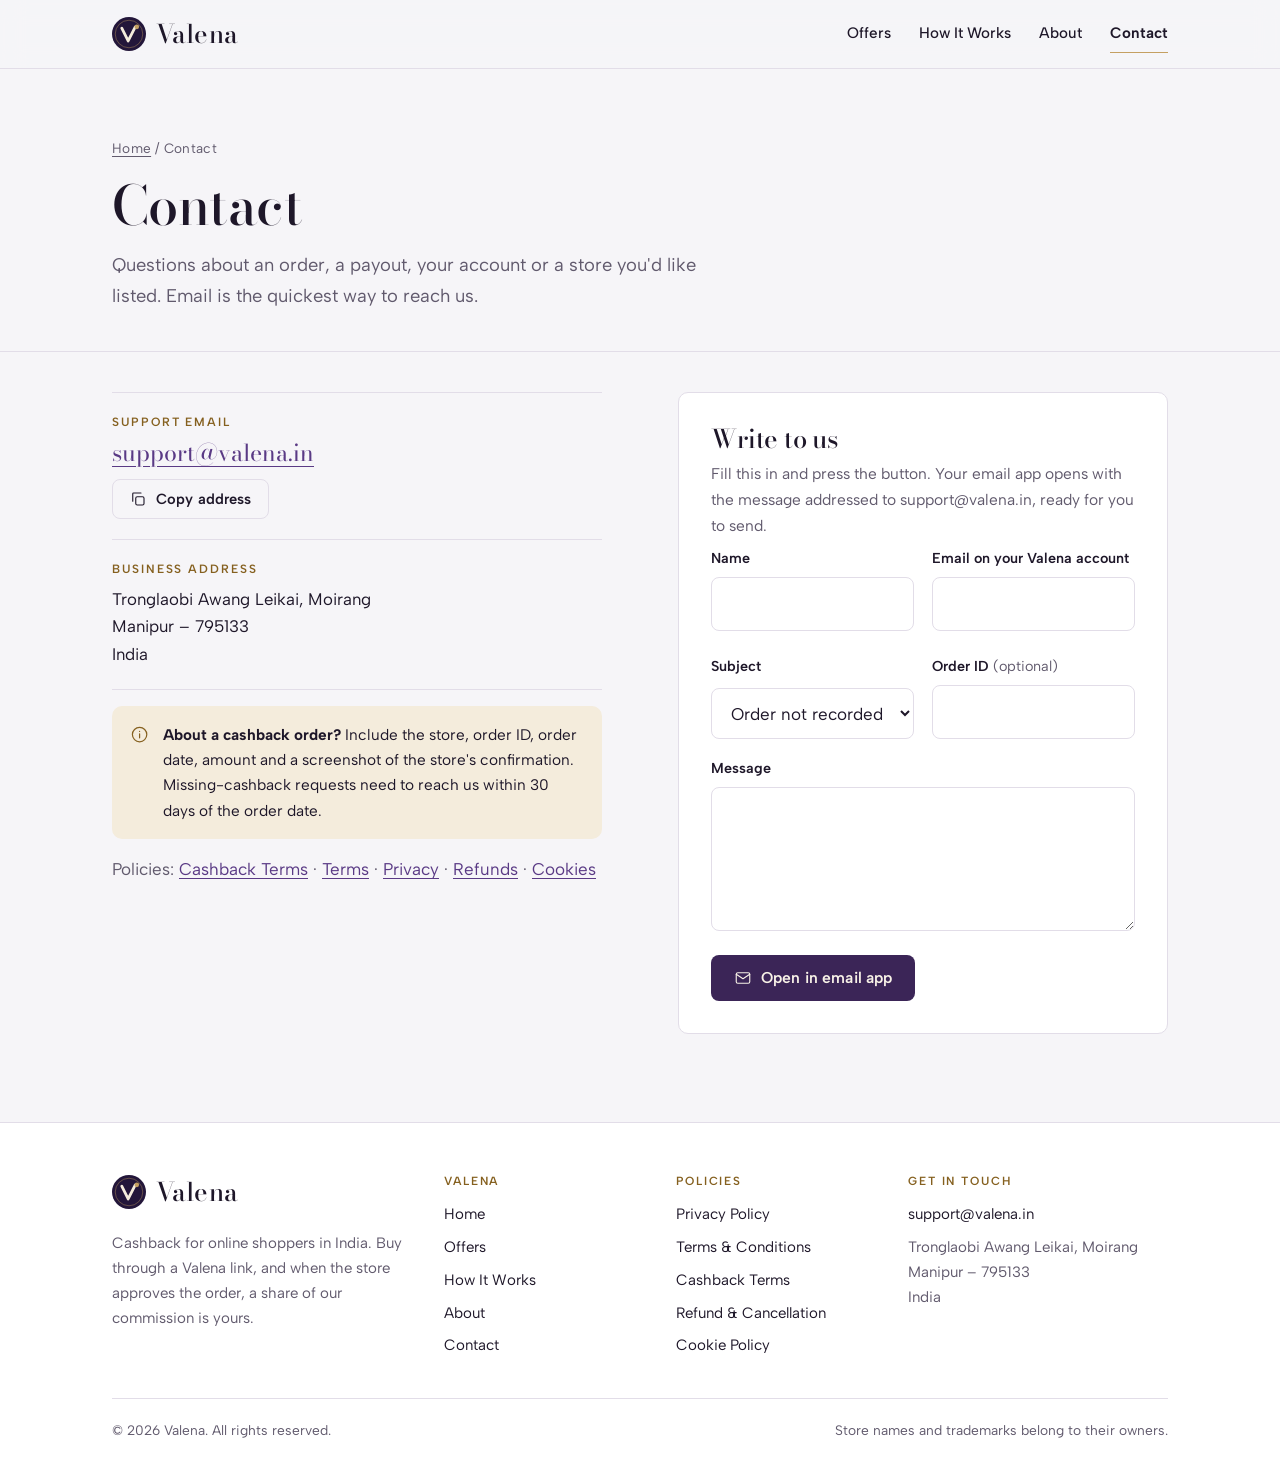
<file: contact.html>
<!doctype html>
<html lang="en-IN">
<head>
<meta charset="utf-8">
<meta name="viewport" content="width=device-width, initial-scale=1, viewport-fit=cover">
<title>Contact | Valena</title>
<meta name="description" content="Contact Valena at support@valena.in about cashback, payouts or your account. Business address: Tronglaobi Awang Leikai, Moirang, Manipur 795133.">
<meta name="robots" content="index, follow">
<link rel="canonical" href="https://valena.in/contact.html">
<meta name="theme-color" content="#23163A">
<meta property="og:type" content="website">
<meta property="og:site_name" content="Valena">
<meta property="og:locale" content="en_IN">
<meta property="og:title" content="Contact | Valena">
<meta property="og:description" content="Contact Valena at support@valena.in about cashback, payouts or your account. Business address: Tronglaobi Awang Leikai, Moirang, Manipur 795133.">
<meta property="og:url" content="https://valena.in/contact.html">
<meta property="og:image" content="https://valena.in/og-image.png">
<meta property="og:image:width" content="1200">
<meta property="og:image:height" content="630">
<meta property="og:image:alt" content="Valena — cashback on online shopping in India">
<meta name="twitter:card" content="summary_large_image">
<meta name="twitter:title" content="Contact | Valena">
<meta name="twitter:description" content="Contact Valena at support@valena.in about cashback, payouts or your account. Business address: Tronglaobi Awang Leikai, Moirang, Manipur 795133.">
<meta name="twitter:image" content="https://valena.in/og-image.png">
<link rel="icon" href="favicon.svg" type="image/svg+xml">
<link rel="icon" href="favicon-32.png" sizes="32x32" type="image/png">
<link rel="apple-touch-icon" href="apple-touch-icon.png">
<link rel="manifest" href="site.webmanifest">
<link rel="preconnect" href="https://fonts.googleapis.com">
<link rel="preconnect" href="https://fonts.gstatic.com" crossorigin>
<link rel="stylesheet" href="https://fonts.googleapis.com/css2?family=Albert+Sans:wght@400;500;600;700&family=Bodoni+Moda:ital,opsz,wght@0,6..96,400;0,6..96,500;1,6..96,400&display=swap">
<link rel="stylesheet" href="assets/styles.css">
<script type="application/ld+json">{"@context": "https://schema.org", "@type": "Organization", "name": "Valena", "url": "https://valena.in/", "logo": "https://valena.in/icon-512.png", "email": "support@valena.in", "address": {"@type": "PostalAddress", "streetAddress": "Tronglaobi Awang Leikai", "addressLocality": "Moirang", "addressRegion": "Manipur", "postalCode": "795133", "addressCountry": "IN"}, "contactPoint": {"@type": "ContactPoint", "contactType": "customer support", "email": "support@valena.in", "areaServed": "IN", "availableLanguage": ["en"]}}</script>
</head>
<body>
<a class="skip" href="#main">Skip to content</a>
<header class="site-header">
  <div class="wrap">
    <a class="brand" href="index.html" aria-label="Valena home"><svg viewBox="0 0 40 40" aria-hidden="true" focusable="false"><circle cx="20" cy="20" r="20" fill="#23163A"/><circle cx="20" cy="20" r="16.2" fill="none" stroke="#C4A062" stroke-width=".9" opacity=".55"/><path d="M11.5 13.2 19 28.2 27.4 11.6" fill="none" stroke="#F4ECDC" stroke-width="3.3" stroke-linecap="round" stroke-linejoin="round"/><circle cx="29.2" cy="11.6" r="2.7" fill="#C4A062"/></svg><span class="brand-word">Valena</span></a>
    <button class="menu-btn" type="button" aria-expanded="false" aria-controls="site-nav" aria-label="Open menu" data-menu><svg viewBox="0 0 24 24" fill="none" stroke="currentColor" stroke-width="1.5" stroke-linecap="round" stroke-linejoin="round" aria-hidden="true" focusable="false"><path d="M4 7h16M4 12h16M4 17h16"/></svg></button>
    <nav class="nav" id="site-nav" aria-label="Main"><a href="offers.html">Offers</a><a href="how-it-works.html">How It Works</a><a href="about.html">About</a><a href="contact.html" aria-current="page">Contact</a></nav>
  </div>
</header>
<main id="main">
<div class="page-head">
  <div class="wrap">
    <p class="crumbs"><a href="index.html">Home</a> / Contact</p>
    <h1>Contact</h1>
    <p class="lead">Questions about an order, a payout, your account or a store you'd like listed. Email is the quickest way to reach us.</p>
  </div>
</div>

<section aria-labelledby="details-title" style="padding-top: 2.5rem">
  <div class="wrap split">
    <div class="stack">
      <h2 id="details-title" class="sr-only">Contact details</h2>
      <div>
        <div class="detail">
          <span class="label">Support email</span>
          <a class="value" href="mailto:support@valena.in" id="support-email">support@valena.in</a>
          <div class="copy">
            <button class="btn btn-line btn-sm" type="button" data-copy="support@valena.in"><svg viewBox="0 0 24 24" fill="none" stroke="currentColor" stroke-width="1.5" stroke-linecap="round" stroke-linejoin="round" aria-hidden="true" focusable="false"><rect x="9" y="9" width="11" height="11" rx="2"/><path d="M5 15V5a1 1 0 0 1 1-1h10"/></svg> Copy address</button>
            <span class="muted" data-copy-status aria-live="polite"></span>
          </div>
        </div>
        <div class="detail">
          <span class="label">Business address</span>
          <address>Tronglaobi Awang Leikai, Moirang<br>Manipur – 795133<br>India</address>
        </div>
      </div>
      <div class="note"><svg viewBox="0 0 24 24" fill="none" stroke="currentColor" stroke-width="1.5" stroke-linecap="round" stroke-linejoin="round" aria-hidden="true" focusable="false"><circle cx="12" cy="12" r="9"/><path d="M12 11v5M12 8h.01"/></svg><p><strong>About a cashback order?</strong> Include the store, order ID, order date, amount and a screenshot of the store's confirmation. Missing-cashback requests need to reach us within 30 days of the order date.</p></div>
      <p class="muted">Policies: <a href="cashback-terms.html">Cashback Terms</a> · <a href="terms.html">Terms</a> · <a href="privacy-policy.html">Privacy</a> · <a href="refund-policy.html">Refunds</a> · <a href="cookie-policy.html">Cookies</a></p>
    </div>

    <div class="tile" style="padding: clamp(1.25rem, 3vw, 2rem)">
      <h2 style="font-size: var(--step-2)">Write to us</h2>
      <p>Fill this in and press the button. Your email app opens with the message addressed to support@valena.in, ready for you to send.</p>
      <form class="form" id="contact-form" novalidate>
        <div class="row">
          <div class="field">
            <label for="cf-name">Name</label>
            <input class="input" id="cf-name" type="text" autocomplete="name" required>
            <span class="err" id="cf-name-err"></span>
          </div>
          <div class="field">
            <label for="cf-email">Email on your Valena account</label>
            <input class="input" id="cf-email" type="email" autocomplete="email" required>
            <span class="err" id="cf-email-err"></span>
          </div>
        </div>
        <div class="row">
          <div class="field">
            <label for="cf-topic">Subject</label>
            <select class="input" id="cf-topic">
              <option>Order not recorded</option>
              <option>Order not approved</option>
              <option>Payout</option>
              <option>Account</option>
              <option>Store suggestion or partnership</option>
              <option>Privacy request</option>
              <option>Grievance</option>
              <option>Other</option>
            </select>
          </div>
          <div class="field">
            <label for="cf-order">Order ID <span class="opt">(optional)</span></label>
            <input class="input" id="cf-order" type="text" autocomplete="off">
          </div>
        </div>
        <div class="field">
          <label for="cf-msg">Message</label>
          <textarea class="input" id="cf-msg" required></textarea>
          <span class="err" id="cf-msg-err"></span>
        </div>
        <div><button class="btn btn-plum" type="submit"><svg viewBox="0 0 24 24" fill="none" stroke="currentColor" stroke-width="1.5" stroke-linecap="round" stroke-linejoin="round" aria-hidden="true" focusable="false"><rect x="3" y="5" width="18" height="14" rx="2"/><path d="m3 7 9 6 9-6"/></svg> Open in email app</button></div>
        <div class="status" id="cf-status" role="status" hidden></div>
      </form>
    </div>
  </div>
</section>
</main>
<footer class="site-footer">
  <div class="wrap">
    <div class="foot">
      <div class="foot-about">
        <a class="brand" href="index.html" aria-label="Valena home"><svg viewBox="0 0 40 40" aria-hidden="true" focusable="false"><circle cx="20" cy="20" r="20" fill="#23163A"/><circle cx="20" cy="20" r="16.2" fill="none" stroke="#C4A062" stroke-width=".9" opacity=".55"/><path d="M11.5 13.2 19 28.2 27.4 11.6" fill="none" stroke="#F4ECDC" stroke-width="3.3" stroke-linecap="round" stroke-linejoin="round"/><circle cx="29.2" cy="11.6" r="2.7" fill="#C4A062"/></svg><span class="brand-word">Valena</span></a>
        <p>Cashback for online shoppers in India. Buy through a Valena link, and when the store approves the order, a share of our commission is yours.</p>
      </div>
      <div>
        <h2>Valena</h2>
        <ul><li><a href="index.html">Home</a></li><li><a href="offers.html">Offers</a></li><li><a href="how-it-works.html">How It Works</a></li><li><a href="about.html">About</a></li><li><a href="contact.html">Contact</a></li></ul>
      </div>
      <div>
        <h2>Policies</h2>
        <ul><li><a href="privacy-policy.html">Privacy Policy</a></li><li><a href="terms.html">Terms & Conditions</a></li><li><a href="cashback-terms.html">Cashback Terms</a></li><li><a href="refund-policy.html">Refund & Cancellation</a></li><li><a href="cookie-policy.html">Cookie Policy</a></li></ul>
      </div>
      <div>
        <h2>Get in touch</h2>
        <ul>
          <li><a href="mailto:support@valena.in">support@valena.in</a></li>
          <li><address>Tronglaobi Awang Leikai, Moirang<br>Manipur – 795133<br>India</address></li>
        </ul>
      </div>
    </div>
    <div class="foot-base">
      <span>© <span data-year>2026</span> Valena. All rights reserved.</span>
      <span>Store names and trademarks belong to their owners.</span>
    </div>
  </div>
</footer>
<script src="assets/site.js" defer></script>
</body>
</html>
</file>
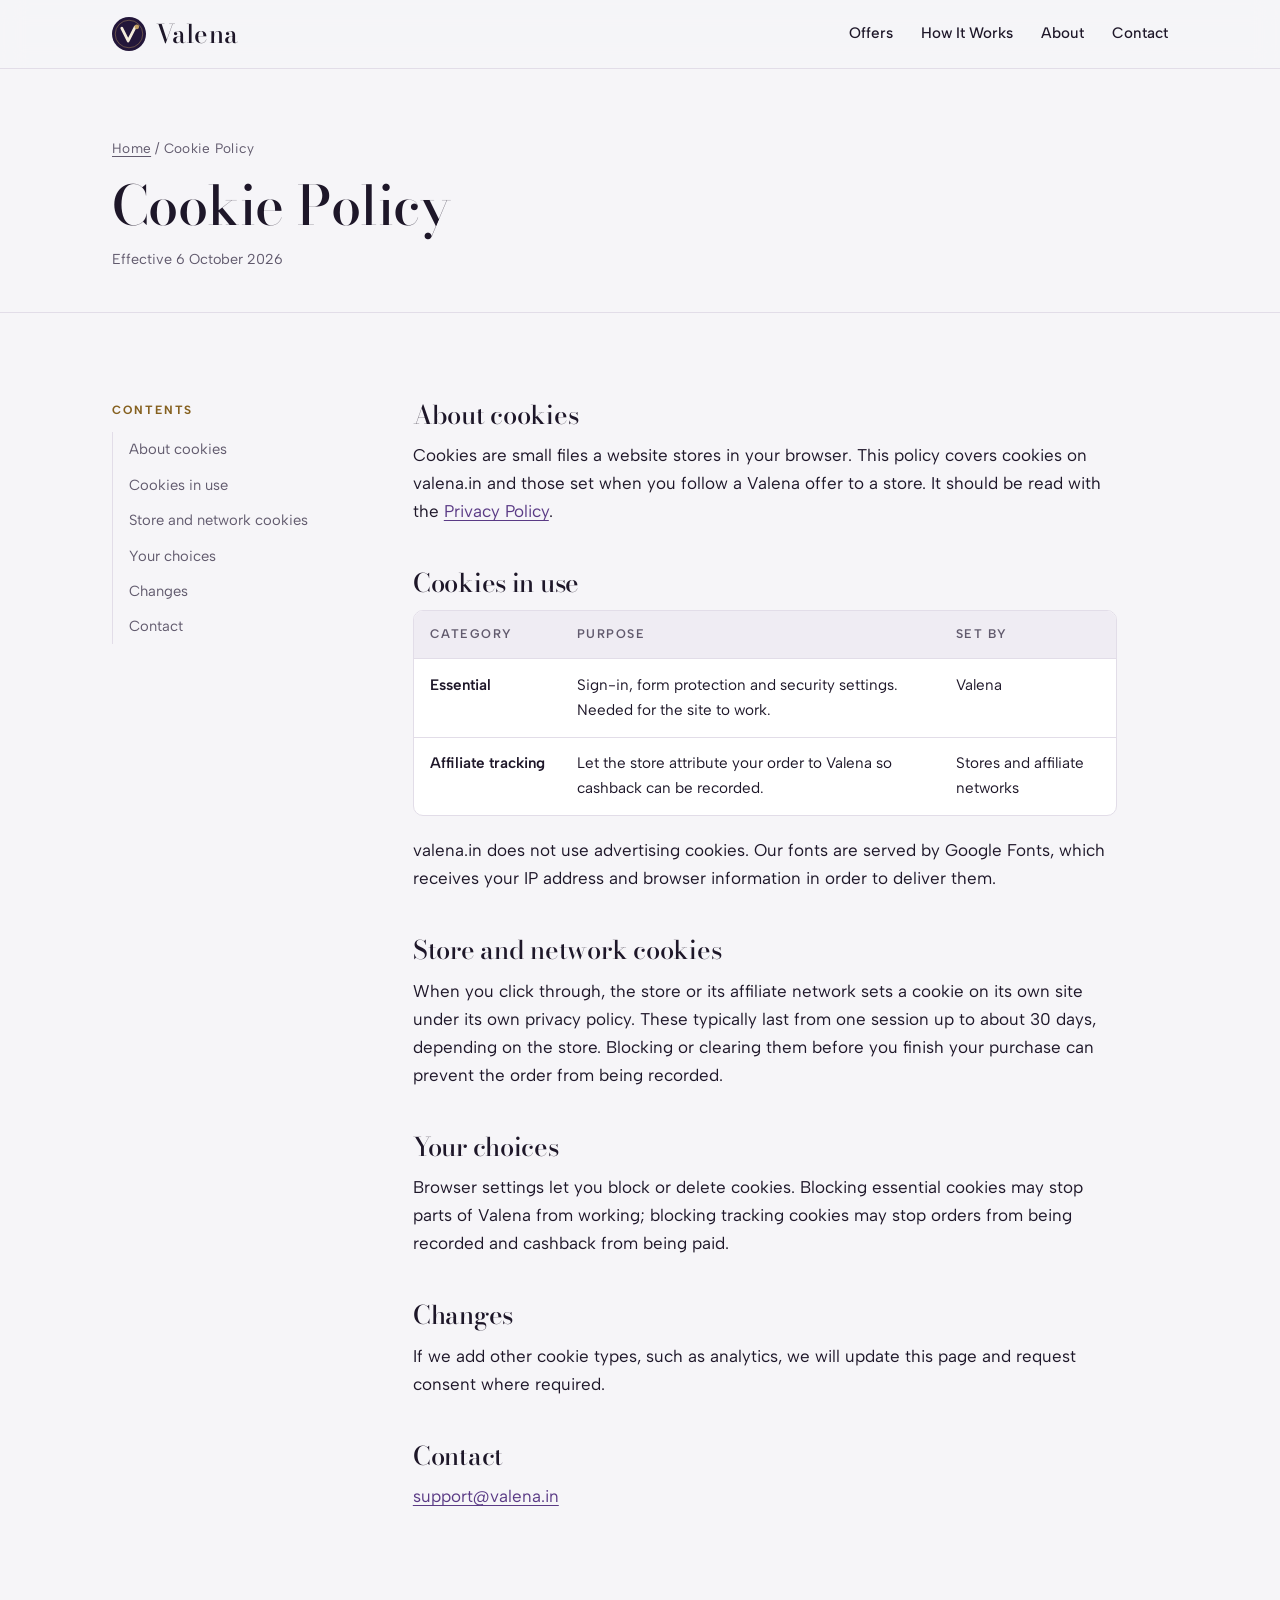
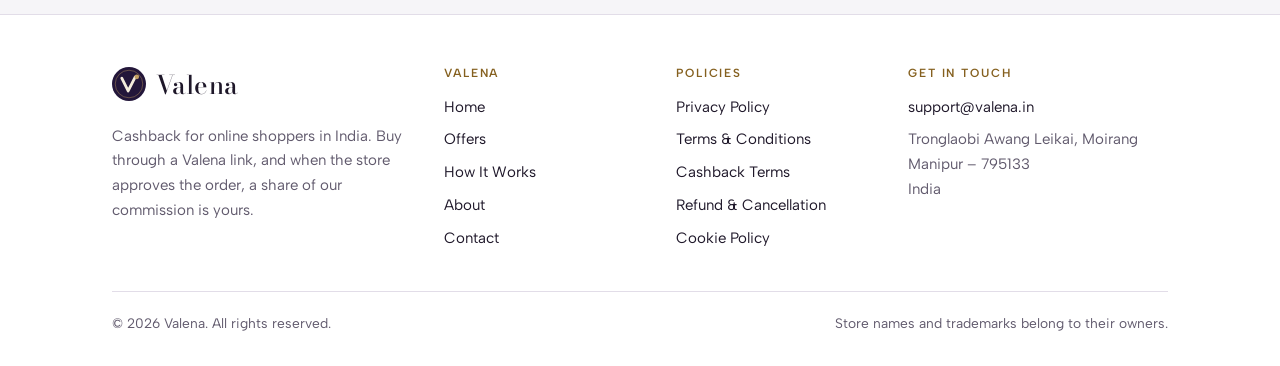
<file: cookie-policy.html>
<!doctype html>
<html lang="en-IN">
<head>
<meta charset="utf-8">
<meta name="viewport" content="width=device-width, initial-scale=1, viewport-fit=cover">
<title>Cookie Policy | Valena</title>
<meta name="description" content="The cookies used on valena.in and by stores when you click a Valena offer, why they matter for cashback, and how to control them.">
<meta name="robots" content="index, follow">
<link rel="canonical" href="https://valena.in/cookie-policy.html">
<meta name="theme-color" content="#23163A">
<meta property="og:type" content="website">
<meta property="og:site_name" content="Valena">
<meta property="og:locale" content="en_IN">
<meta property="og:title" content="Cookie Policy | Valena">
<meta property="og:description" content="The cookies used on valena.in and by stores when you click a Valena offer, why they matter for cashback, and how to control them.">
<meta property="og:url" content="https://valena.in/cookie-policy.html">
<meta property="og:image" content="https://valena.in/og-image.png">
<meta property="og:image:width" content="1200">
<meta property="og:image:height" content="630">
<meta property="og:image:alt" content="Valena — cashback on online shopping in India">
<meta name="twitter:card" content="summary_large_image">
<meta name="twitter:title" content="Cookie Policy | Valena">
<meta name="twitter:description" content="The cookies used on valena.in and by stores when you click a Valena offer, why they matter for cashback, and how to control them.">
<meta name="twitter:image" content="https://valena.in/og-image.png">
<link rel="icon" href="favicon.svg" type="image/svg+xml">
<link rel="icon" href="favicon-32.png" sizes="32x32" type="image/png">
<link rel="apple-touch-icon" href="apple-touch-icon.png">
<link rel="manifest" href="site.webmanifest">
<link rel="preconnect" href="https://fonts.googleapis.com">
<link rel="preconnect" href="https://fonts.gstatic.com" crossorigin>
<link rel="stylesheet" href="https://fonts.googleapis.com/css2?family=Albert+Sans:wght@400;500;600;700&family=Bodoni+Moda:ital,opsz,wght@0,6..96,400;0,6..96,500;1,6..96,400&display=swap">
<link rel="stylesheet" href="assets/styles.css">
<script type="application/ld+json">{"@context": "https://schema.org", "@type": "Organization", "name": "Valena", "url": "https://valena.in/", "logo": "https://valena.in/icon-512.png", "email": "support@valena.in", "address": {"@type": "PostalAddress", "streetAddress": "Tronglaobi Awang Leikai", "addressLocality": "Moirang", "addressRegion": "Manipur", "postalCode": "795133", "addressCountry": "IN"}, "contactPoint": {"@type": "ContactPoint", "contactType": "customer support", "email": "support@valena.in", "areaServed": "IN", "availableLanguage": ["en"]}}</script>
</head>
<body>
<a class="skip" href="#main">Skip to content</a>
<header class="site-header">
  <div class="wrap">
    <a class="brand" href="index.html" aria-label="Valena home"><svg viewBox="0 0 40 40" aria-hidden="true" focusable="false"><circle cx="20" cy="20" r="20" fill="#23163A"/><circle cx="20" cy="20" r="16.2" fill="none" stroke="#C4A062" stroke-width=".9" opacity=".55"/><path d="M11.5 13.2 19 28.2 27.4 11.6" fill="none" stroke="#F4ECDC" stroke-width="3.3" stroke-linecap="round" stroke-linejoin="round"/><circle cx="29.2" cy="11.6" r="2.7" fill="#C4A062"/></svg><span class="brand-word">Valena</span></a>
    <button class="menu-btn" type="button" aria-expanded="false" aria-controls="site-nav" aria-label="Open menu" data-menu><svg viewBox="0 0 24 24" fill="none" stroke="currentColor" stroke-width="1.5" stroke-linecap="round" stroke-linejoin="round" aria-hidden="true" focusable="false"><path d="M4 7h16M4 12h16M4 17h16"/></svg></button>
    <nav class="nav" id="site-nav" aria-label="Main"><a href="offers.html">Offers</a><a href="how-it-works.html">How It Works</a><a href="about.html">About</a><a href="contact.html">Contact</a></nav>
  </div>
</header>
<main id="main">
<div class="page-head">
  <div class="wrap">
    <p class="crumbs"><a href="index.html">Home</a> / Cookie Policy</p>
    <h1>Cookie Policy</h1>
    <p class="updated">Effective 6 October 2026</p>
  </div>
</div>
<section>
  <div class="wrap policy">
    <nav class="toc" aria-label="On this page"><strong>Contents</strong><ol><li><a href="#about-cookies">About cookies</a></li><li><a href="#cookies-in-use">Cookies in use</a></li><li><a href="#store-and-network-cookies">Store and network cookies</a></li><li><a href="#your-choices">Your choices</a></li><li><a href="#changes">Changes</a></li><li><a href="#contact">Contact</a></li></ol></nav>
    <article class="prose">
      <h2 id="about-cookies">About cookies</h2>
      <p>Cookies are small files a website stores in your browser. This policy covers cookies on valena.in and those set when you follow a Valena offer to a store. It should be read with the <a href="privacy-policy.html">Privacy Policy</a>.</p>

      <h2 id="cookies-in-use">Cookies in use</h2>
      <div class="table-wrap stacked">
        <table>
          <thead><tr><th scope="col">Category</th><th scope="col">Purpose</th><th scope="col">Set by</th></tr></thead>
          <tbody>
            <tr><td>Essential</td><td>Sign-in, form protection and security settings. Needed for the site to work.</td><td>Valena</td></tr>
            <tr><td>Affiliate tracking</td><td>Let the store attribute your order to Valena so cashback can be recorded.</td><td>Stores and affiliate networks</td></tr>
          </tbody>
        </table>
      </div>
      <p>valena.in does not use advertising cookies. Our fonts are served by Google Fonts, which receives your IP address and browser information in order to deliver them.</p>

      <h2 id="store-and-network-cookies">Store and network cookies</h2>
      <p>When you click through, the store or its affiliate network sets a cookie on its own site under its own privacy policy. These typically last from one session up to about 30 days, depending on the store. Blocking or clearing them before you finish your purchase can prevent the order from being recorded.</p>

      <h2 id="your-choices">Your choices</h2>
      <p>Browser settings let you block or delete cookies. Blocking essential cookies may stop parts of Valena from working; blocking tracking cookies may stop orders from being recorded and cashback from being paid.</p>

      <h2 id="changes">Changes</h2>
      <p>If we add other cookie types, such as analytics, we will update this page and request consent where required.</p>

      <h2 id="contact">Contact</h2>
      <p><a href="mailto:support@valena.in">support@valena.in</a></p>
    </article>
  </div>
</section>
</main>
<footer class="site-footer">
  <div class="wrap">
    <div class="foot">
      <div class="foot-about">
        <a class="brand" href="index.html" aria-label="Valena home"><svg viewBox="0 0 40 40" aria-hidden="true" focusable="false"><circle cx="20" cy="20" r="20" fill="#23163A"/><circle cx="20" cy="20" r="16.2" fill="none" stroke="#C4A062" stroke-width=".9" opacity=".55"/><path d="M11.5 13.2 19 28.2 27.4 11.6" fill="none" stroke="#F4ECDC" stroke-width="3.3" stroke-linecap="round" stroke-linejoin="round"/><circle cx="29.2" cy="11.6" r="2.7" fill="#C4A062"/></svg><span class="brand-word">Valena</span></a>
        <p>Cashback for online shoppers in India. Buy through a Valena link, and when the store approves the order, a share of our commission is yours.</p>
      </div>
      <div>
        <h2>Valena</h2>
        <ul><li><a href="index.html">Home</a></li><li><a href="offers.html">Offers</a></li><li><a href="how-it-works.html">How It Works</a></li><li><a href="about.html">About</a></li><li><a href="contact.html">Contact</a></li></ul>
      </div>
      <div>
        <h2>Policies</h2>
        <ul><li><a href="privacy-policy.html">Privacy Policy</a></li><li><a href="terms.html">Terms & Conditions</a></li><li><a href="cashback-terms.html">Cashback Terms</a></li><li><a href="refund-policy.html">Refund & Cancellation</a></li><li><a href="cookie-policy.html">Cookie Policy</a></li></ul>
      </div>
      <div>
        <h2>Get in touch</h2>
        <ul>
          <li><a href="mailto:support@valena.in">support@valena.in</a></li>
          <li><address>Tronglaobi Awang Leikai, Moirang<br>Manipur – 795133<br>India</address></li>
        </ul>
      </div>
    </div>
    <div class="foot-base">
      <span>© <span data-year>2026</span> Valena. All rights reserved.</span>
      <span>Store names and trademarks belong to their owners.</span>
    </div>
  </div>
</footer>
<script src="assets/site.js" defer></script>
</body>
</html>
</file>
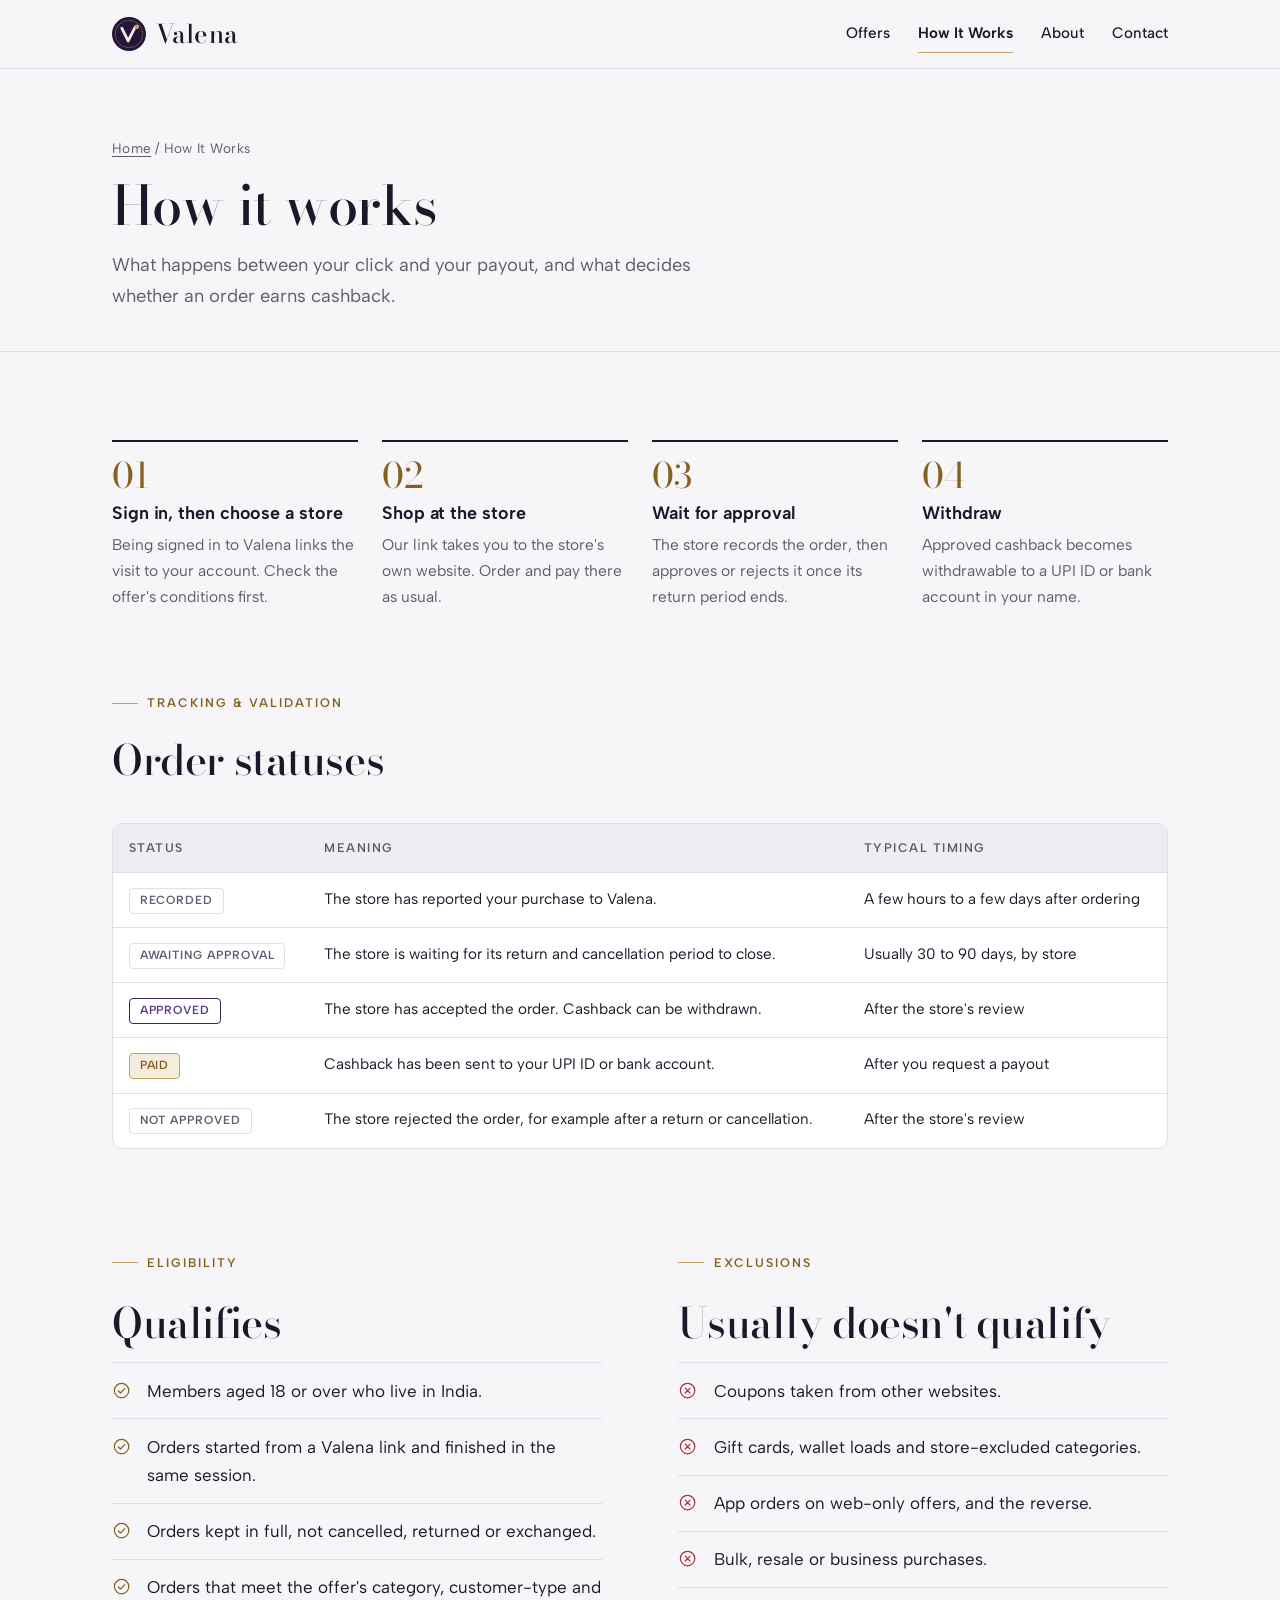
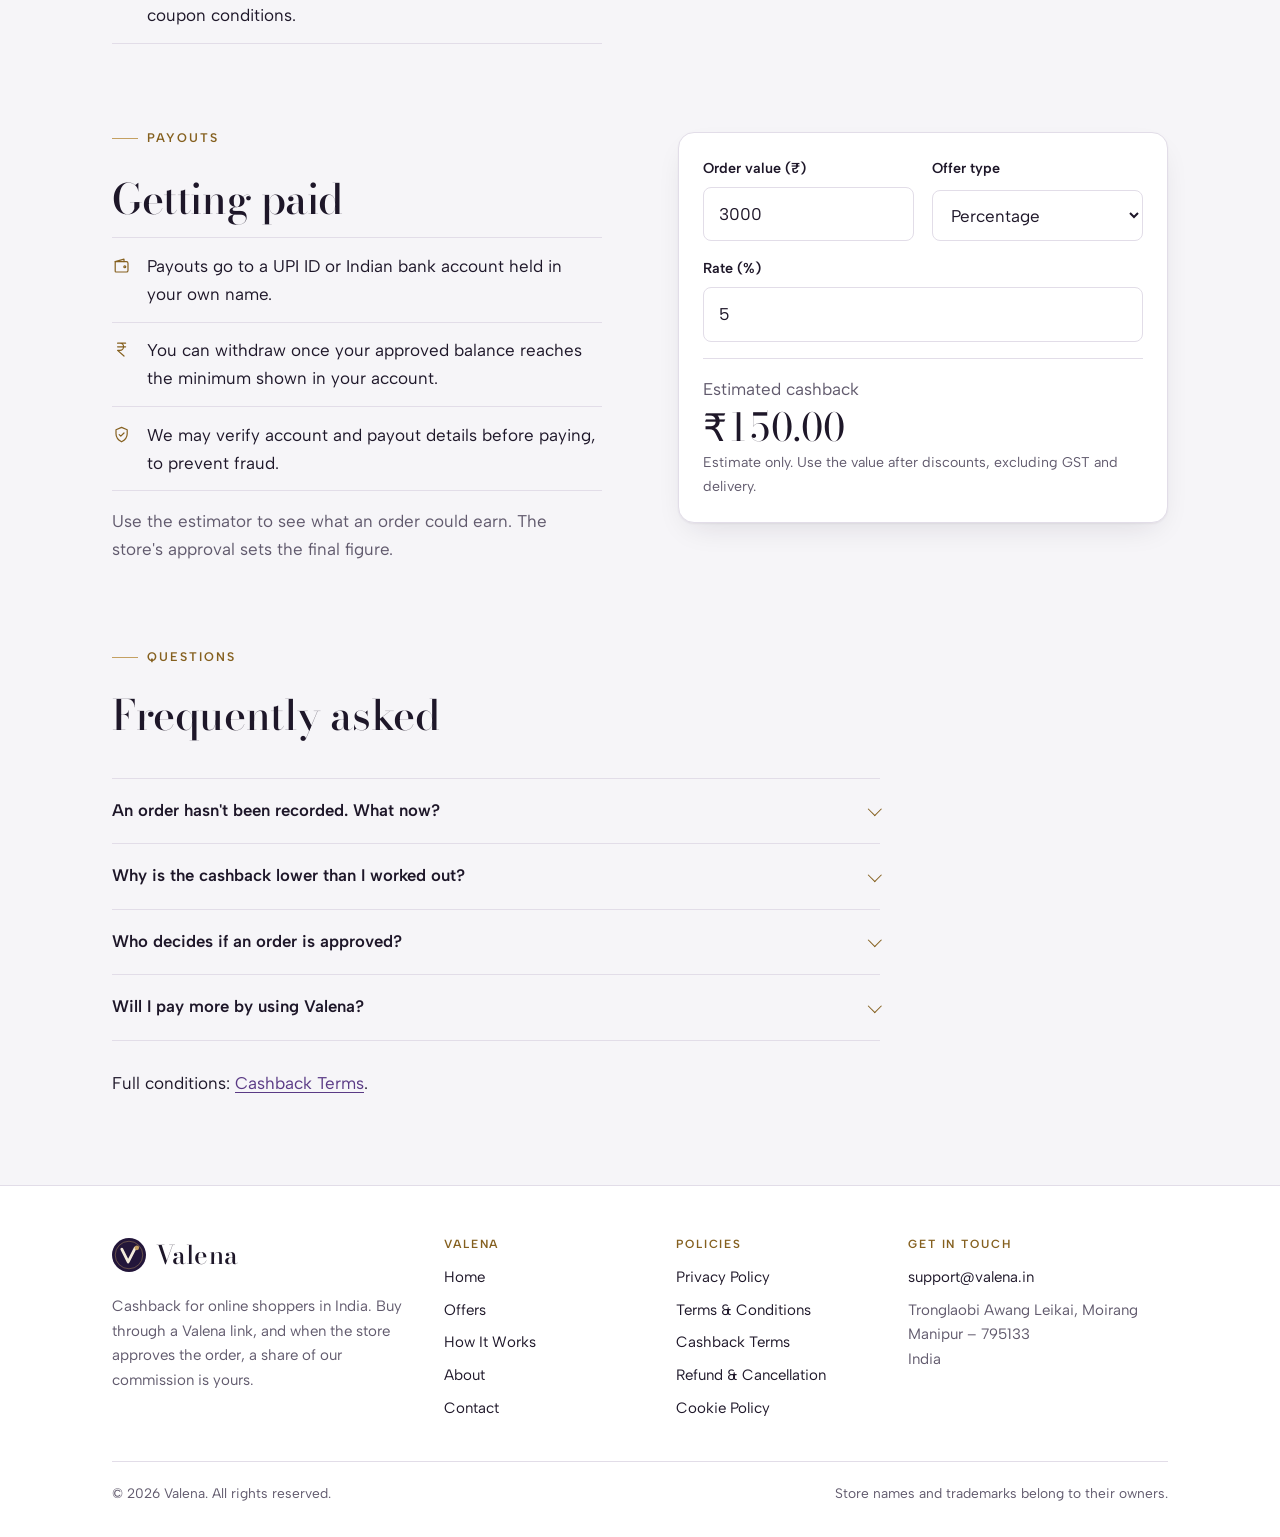
<file: how-it-works.html>
<!doctype html>
<html lang="en-IN">
<head>
<meta charset="utf-8">
<meta name="viewport" content="width=device-width, initial-scale=1, viewport-fit=cover">
<title>How It Works | Valena</title>
<meta name="description" content="How Valena cashback works in India: who is eligible, how orders are recorded, how stores approve them, and how approved cashback is paid to UPI or bank.">
<meta name="robots" content="index, follow">
<link rel="canonical" href="https://valena.in/how-it-works.html">
<meta name="theme-color" content="#23163A">
<meta property="og:type" content="website">
<meta property="og:site_name" content="Valena">
<meta property="og:locale" content="en_IN">
<meta property="og:title" content="How It Works | Valena">
<meta property="og:description" content="How Valena cashback works in India: who is eligible, how orders are recorded, how stores approve them, and how approved cashback is paid to UPI or bank.">
<meta property="og:url" content="https://valena.in/how-it-works.html">
<meta property="og:image" content="https://valena.in/og-image.png">
<meta property="og:image:width" content="1200">
<meta property="og:image:height" content="630">
<meta property="og:image:alt" content="Valena — cashback on online shopping in India">
<meta name="twitter:card" content="summary_large_image">
<meta name="twitter:title" content="How It Works | Valena">
<meta name="twitter:description" content="How Valena cashback works in India: who is eligible, how orders are recorded, how stores approve them, and how approved cashback is paid to UPI or bank.">
<meta name="twitter:image" content="https://valena.in/og-image.png">
<link rel="icon" href="favicon.svg" type="image/svg+xml">
<link rel="icon" href="favicon-32.png" sizes="32x32" type="image/png">
<link rel="apple-touch-icon" href="apple-touch-icon.png">
<link rel="manifest" href="site.webmanifest">
<link rel="preconnect" href="https://fonts.googleapis.com">
<link rel="preconnect" href="https://fonts.gstatic.com" crossorigin>
<link rel="stylesheet" href="https://fonts.googleapis.com/css2?family=Albert+Sans:wght@400;500;600;700&family=Bodoni+Moda:ital,opsz,wght@0,6..96,400;0,6..96,500;1,6..96,400&display=swap">
<link rel="stylesheet" href="assets/styles.css">
<script type="application/ld+json">{"@context": "https://schema.org", "@type": "Organization", "name": "Valena", "url": "https://valena.in/", "logo": "https://valena.in/icon-512.png", "email": "support@valena.in", "address": {"@type": "PostalAddress", "streetAddress": "Tronglaobi Awang Leikai", "addressLocality": "Moirang", "addressRegion": "Manipur", "postalCode": "795133", "addressCountry": "IN"}, "contactPoint": {"@type": "ContactPoint", "contactType": "customer support", "email": "support@valena.in", "areaServed": "IN", "availableLanguage": ["en"]}}</script>
</head>
<body>
<a class="skip" href="#main">Skip to content</a>
<header class="site-header">
  <div class="wrap">
    <a class="brand" href="index.html" aria-label="Valena home"><svg viewBox="0 0 40 40" aria-hidden="true" focusable="false"><circle cx="20" cy="20" r="20" fill="#23163A"/><circle cx="20" cy="20" r="16.2" fill="none" stroke="#C4A062" stroke-width=".9" opacity=".55"/><path d="M11.5 13.2 19 28.2 27.4 11.6" fill="none" stroke="#F4ECDC" stroke-width="3.3" stroke-linecap="round" stroke-linejoin="round"/><circle cx="29.2" cy="11.6" r="2.7" fill="#C4A062"/></svg><span class="brand-word">Valena</span></a>
    <button class="menu-btn" type="button" aria-expanded="false" aria-controls="site-nav" aria-label="Open menu" data-menu><svg viewBox="0 0 24 24" fill="none" stroke="currentColor" stroke-width="1.5" stroke-linecap="round" stroke-linejoin="round" aria-hidden="true" focusable="false"><path d="M4 7h16M4 12h16M4 17h16"/></svg></button>
    <nav class="nav" id="site-nav" aria-label="Main"><a href="offers.html">Offers</a><a href="how-it-works.html" aria-current="page">How It Works</a><a href="about.html">About</a><a href="contact.html">Contact</a></nav>
  </div>
</header>
<main id="main">
<div class="page-head">
  <div class="wrap">
    <p class="crumbs"><a href="index.html">Home</a> / How It Works</p>
    <h1>How it works</h1>
    <p class="lead">What happens between your click and your payout, and what decides whether an order earns cashback.</p>
  </div>
</div>

<section aria-labelledby="steps-title">
  <div class="wrap">
    <h2 id="steps-title" class="sr-only">Steps</h2>
    <ol class="steps">
      <li><h3>Sign in, then choose a store</h3><p>Being signed in to Valena links the visit to your account. Check the offer's conditions first.</p></li>
      <li><h3>Shop at the store</h3><p>Our link takes you to the store's own website. Order and pay there as usual.</p></li>
      <li><h3>Wait for approval</h3><p>The store records the order, then approves or rejects it once its return period ends.</p></li>
      <li><h3>Withdraw</h3><p>Approved cashback becomes withdrawable to a UPI ID or bank account in your name.</p></li>
    </ol>
  </div>
</section>

<section aria-labelledby="status-title" style="padding-top: 0">
  <div class="wrap">
    <div class="head">
      <span class="kicker">Tracking &amp; validation</span>
      <h2 id="status-title">Order statuses</h2>
    </div>
    <div class="table-wrap stacked">
      <table>
        <thead><tr><th scope="col">Status</th><th scope="col">Meaning</th><th scope="col">Typical timing</th></tr></thead>
        <tbody>
          <tr><td><span class="tag">Recorded</span></td><td>The store has reported your purchase to Valena.</td><td>A few hours to a few days after ordering</td></tr>
          <tr><td><span class="tag">Awaiting approval</span></td><td>The store is waiting for its return and cancellation period to close.</td><td>Usually 30 to 90 days, by store</td></tr>
          <tr><td><span class="tag tag-plum">Approved</span></td><td>The store has accepted the order. Cashback can be withdrawn.</td><td>After the store's review</td></tr>
          <tr><td><span class="tag tag-gold">Paid</span></td><td>Cashback has been sent to your UPI ID or bank account.</td><td>After you request a payout</td></tr>
          <tr><td><span class="tag">Not approved</span></td><td>The store rejected the order, for example after a return or cancellation.</td><td>After the store's review</td></tr>
        </tbody>
      </table>
    </div>
  </div>
</section>

<section aria-labelledby="elig-title" style="padding-top: 0">
  <div class="wrap split">
    <div class="stack">
      <span class="kicker">Eligibility</span>
      <h2 id="elig-title">Qualifies</h2>
      <ul class="list">
        <li><svg viewBox="0 0 24 24" fill="none" stroke="currentColor" stroke-width="1.5" stroke-linecap="round" stroke-linejoin="round" aria-hidden="true" focusable="false"><path d="m8 12.5 2.5 2.5L16 9.5"/><circle cx="12" cy="12" r="9"/></svg><span>Members aged 18 or over who live in India.</span></li>
        <li><svg viewBox="0 0 24 24" fill="none" stroke="currentColor" stroke-width="1.5" stroke-linecap="round" stroke-linejoin="round" aria-hidden="true" focusable="false"><path d="m8 12.5 2.5 2.5L16 9.5"/><circle cx="12" cy="12" r="9"/></svg><span>Orders started from a Valena link and finished in the same session.</span></li>
        <li><svg viewBox="0 0 24 24" fill="none" stroke="currentColor" stroke-width="1.5" stroke-linecap="round" stroke-linejoin="round" aria-hidden="true" focusable="false"><path d="m8 12.5 2.5 2.5L16 9.5"/><circle cx="12" cy="12" r="9"/></svg><span>Orders kept in full, not cancelled, returned or exchanged.</span></li>
        <li><svg viewBox="0 0 24 24" fill="none" stroke="currentColor" stroke-width="1.5" stroke-linecap="round" stroke-linejoin="round" aria-hidden="true" focusable="false"><path d="m8 12.5 2.5 2.5L16 9.5"/><circle cx="12" cy="12" r="9"/></svg><span>Orders that meet the offer's category, customer-type and coupon conditions.</span></li>
      </ul>
    </div>
    <div class="stack">
      <span class="kicker">Exclusions</span>
      <h2>Usually doesn't qualify</h2>
      <ul class="list no">
        <li><svg viewBox="0 0 24 24" fill="none" stroke="currentColor" stroke-width="1.5" stroke-linecap="round" stroke-linejoin="round" aria-hidden="true" focusable="false"><circle cx="12" cy="12" r="9"/><path d="m9 9 6 6M15 9l-6 6"/></svg><span>Coupons taken from other websites.</span></li>
        <li><svg viewBox="0 0 24 24" fill="none" stroke="currentColor" stroke-width="1.5" stroke-linecap="round" stroke-linejoin="round" aria-hidden="true" focusable="false"><circle cx="12" cy="12" r="9"/><path d="m9 9 6 6M15 9l-6 6"/></svg><span>Gift cards, wallet loads and store-excluded categories.</span></li>
        <li><svg viewBox="0 0 24 24" fill="none" stroke="currentColor" stroke-width="1.5" stroke-linecap="round" stroke-linejoin="round" aria-hidden="true" focusable="false"><circle cx="12" cy="12" r="9"/><path d="m9 9 6 6M15 9l-6 6"/></svg><span>App orders on web-only offers, and the reverse.</span></li>
        <li><svg viewBox="0 0 24 24" fill="none" stroke="currentColor" stroke-width="1.5" stroke-linecap="round" stroke-linejoin="round" aria-hidden="true" focusable="false"><circle cx="12" cy="12" r="9"/><path d="m9 9 6 6M15 9l-6 6"/></svg><span>Bulk, resale or business purchases.</span></li>
      </ul>
    </div>
  </div>
</section>

<section aria-labelledby="calc-title" style="padding-top: 0">
  <div class="wrap split">
    <div class="stack">
      <span class="kicker">Payouts</span>
      <h2 id="calc-title">Getting paid</h2>
      <ul class="list">
        <li><svg viewBox="0 0 24 24" fill="none" stroke="currentColor" stroke-width="1.5" stroke-linecap="round" stroke-linejoin="round" aria-hidden="true" focusable="false"><path d="M4 7h14a2 2 0 0 1 2 2v9a2 2 0 0 1-2 2H5a1 1 0 0 1-1-1V7Z"/><path d="M4 7l11-3v3"/><circle cx="16" cy="13.5" r="1.2"/></svg><span>Payouts go to a UPI ID or Indian bank account held in your own name.</span></li>
        <li><svg viewBox="0 0 24 24" fill="none" stroke="currentColor" stroke-width="1.5" stroke-linecap="round" stroke-linejoin="round" aria-hidden="true" focusable="false"><path d="M7 4h10M7 8.5h10M7 4h3a4.5 4.5 0 0 1 0 9H7l8 7"/></svg><span>You can withdraw once your approved balance reaches the minimum shown in your account.</span></li>
        <li><svg viewBox="0 0 24 24" fill="none" stroke="currentColor" stroke-width="1.5" stroke-linecap="round" stroke-linejoin="round" aria-hidden="true" focusable="false"><path d="M12 3 5 6v5c0 4.5 3 8 7 10 4-2 7-5.5 7-10V6l-7-3Z"/><path d="m9 12 2 2 4-4"/></svg><span>We may verify account and payout details before paying, to prevent fraud.</span></li>
      </ul>
      <p class="muted">Use the estimator to see what an order could earn. The store's approval sets the final figure.</p>
    </div>
    <form class="calc" id="calc" novalidate aria-label="Cashback estimator">
      <div class="row">
        <div class="field">
          <label for="calc-amount">Order value (₹)</label>
          <input class="input num" id="calc-amount" type="number" inputmode="decimal" min="0" step="1" value="3000">
        </div>
        <div class="field">
          <label for="calc-type">Offer type</label>
          <select class="input" id="calc-type"><option value="pct">Percentage</option><option value="flat">Flat amount</option></select>
        </div>
      </div>
      <div class="field">
        <label for="calc-rate" id="calc-rate-label">Rate (%)</label>
        <input class="input num" id="calc-rate" type="number" inputmode="decimal" min="0" step="0.1" value="5">
      </div>
      <div class="res">
        <span class="muted">Estimated cashback</span>
        <output id="calc-result" class="num" for="calc-amount calc-rate calc-type">₹150.00</output>
        <small>Estimate only. Use the value after discounts, excluding GST and delivery.</small>
      </div>
    </form>
  </div>
</section>

<section aria-labelledby="faq-title" style="padding-top: 0">
  <div class="wrap">
    <div class="head"><span class="kicker">Questions</span><h2 id="faq-title">Frequently asked</h2></div>
    <div class="faq">
      <details><summary>An order hasn't been recorded. What now?</summary><div><p>Allow up to 7 days. If it still isn't showing, email support@valena.in within 30 days of the order date with the store name, order ID, date, amount and a screenshot of the confirmation.</p></div></details>
      <details><summary>Why is the cashback lower than I worked out?</summary><div><p>Stores pay commission only on the eligible amount, which normally leaves out GST, delivery and fees. Some stores also pay different rates by category, and partial returns reduce the total.</p></div></details>
      <details><summary>Who decides if an order is approved?</summary><div><p>The store. Valena passes on its decision. If you believe an order was rejected by mistake, write to us and we'll ask the store to review it where it allows.</p></div></details>
      <details><summary>Will I pay more by using Valena?</summary><div><p>No. The store's price is the same. Cashback comes from the commission the store pays us.</p></div></details>
    </div>
    <p style="margin-top:1.75rem">Full conditions: <a href="cashback-terms.html">Cashback Terms</a>.</p>
  </div>
</section>
</main>
<footer class="site-footer">
  <div class="wrap">
    <div class="foot">
      <div class="foot-about">
        <a class="brand" href="index.html" aria-label="Valena home"><svg viewBox="0 0 40 40" aria-hidden="true" focusable="false"><circle cx="20" cy="20" r="20" fill="#23163A"/><circle cx="20" cy="20" r="16.2" fill="none" stroke="#C4A062" stroke-width=".9" opacity=".55"/><path d="M11.5 13.2 19 28.2 27.4 11.6" fill="none" stroke="#F4ECDC" stroke-width="3.3" stroke-linecap="round" stroke-linejoin="round"/><circle cx="29.2" cy="11.6" r="2.7" fill="#C4A062"/></svg><span class="brand-word">Valena</span></a>
        <p>Cashback for online shoppers in India. Buy through a Valena link, and when the store approves the order, a share of our commission is yours.</p>
      </div>
      <div>
        <h2>Valena</h2>
        <ul><li><a href="index.html">Home</a></li><li><a href="offers.html">Offers</a></li><li><a href="how-it-works.html">How It Works</a></li><li><a href="about.html">About</a></li><li><a href="contact.html">Contact</a></li></ul>
      </div>
      <div>
        <h2>Policies</h2>
        <ul><li><a href="privacy-policy.html">Privacy Policy</a></li><li><a href="terms.html">Terms & Conditions</a></li><li><a href="cashback-terms.html">Cashback Terms</a></li><li><a href="refund-policy.html">Refund & Cancellation</a></li><li><a href="cookie-policy.html">Cookie Policy</a></li></ul>
      </div>
      <div>
        <h2>Get in touch</h2>
        <ul>
          <li><a href="mailto:support@valena.in">support@valena.in</a></li>
          <li><address>Tronglaobi Awang Leikai, Moirang<br>Manipur – 795133<br>India</address></li>
        </ul>
      </div>
    </div>
    <div class="foot-base">
      <span>© <span data-year>2026</span> Valena. All rights reserved.</span>
      <span>Store names and trademarks belong to their owners.</span>
    </div>
  </div>
</footer>
<script src="assets/site.js" defer></script>
</body>
</html>
</file>
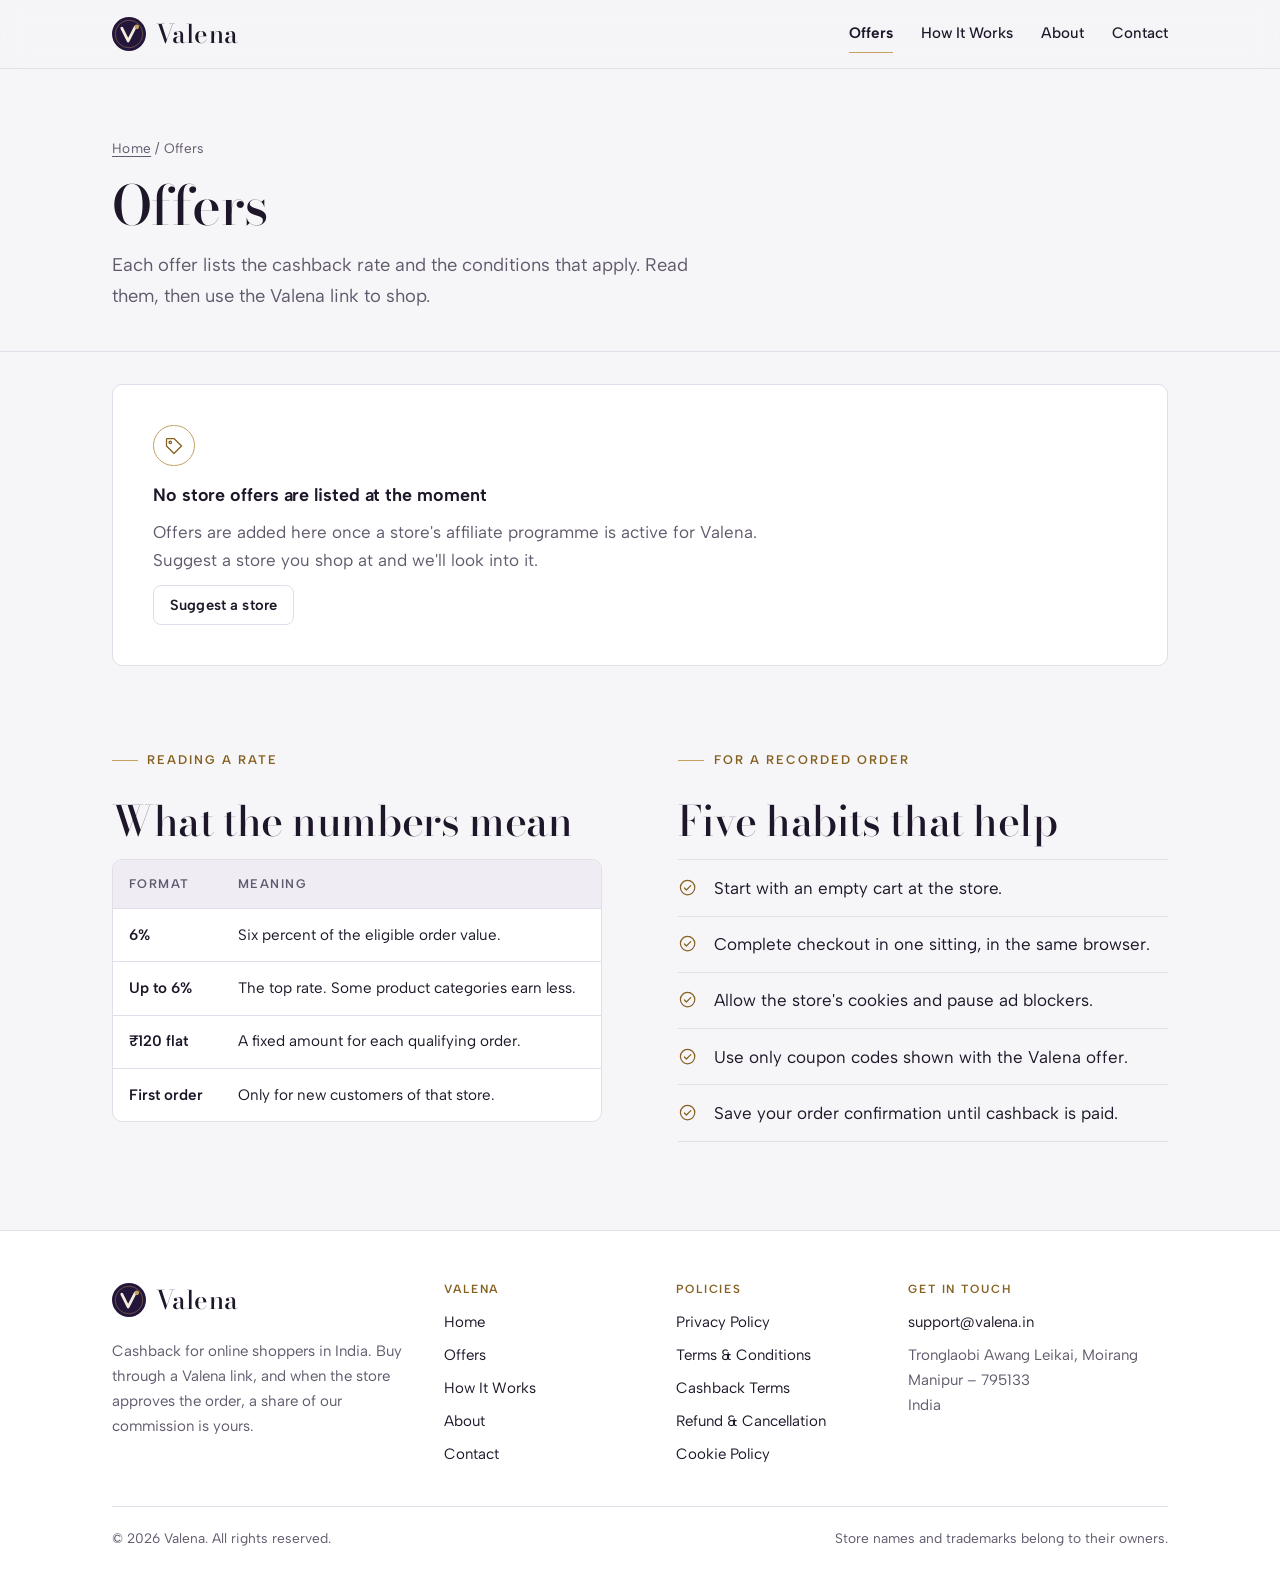
<file: offers.html>
<!doctype html>
<html lang="en-IN">
<head>
<meta charset="utf-8">
<meta name="viewport" content="width=device-width, initial-scale=1, viewport-fit=cover">
<title>Offers | Valena</title>
<meta name="description" content="Current cashback offers on Valena. Check each store&#x27;s rate and conditions, then shop through the Valena link so your order can be recorded.">
<meta name="robots" content="index, follow">
<link rel="canonical" href="https://valena.in/offers.html">
<meta name="theme-color" content="#23163A">
<meta property="og:type" content="website">
<meta property="og:site_name" content="Valena">
<meta property="og:locale" content="en_IN">
<meta property="og:title" content="Offers | Valena">
<meta property="og:description" content="Current cashback offers on Valena. Check each store&#x27;s rate and conditions, then shop through the Valena link so your order can be recorded.">
<meta property="og:url" content="https://valena.in/offers.html">
<meta property="og:image" content="https://valena.in/og-image.png">
<meta property="og:image:width" content="1200">
<meta property="og:image:height" content="630">
<meta property="og:image:alt" content="Valena — cashback on online shopping in India">
<meta name="twitter:card" content="summary_large_image">
<meta name="twitter:title" content="Offers | Valena">
<meta name="twitter:description" content="Current cashback offers on Valena. Check each store&#x27;s rate and conditions, then shop through the Valena link so your order can be recorded.">
<meta name="twitter:image" content="https://valena.in/og-image.png">
<link rel="icon" href="favicon.svg" type="image/svg+xml">
<link rel="icon" href="favicon-32.png" sizes="32x32" type="image/png">
<link rel="apple-touch-icon" href="apple-touch-icon.png">
<link rel="manifest" href="site.webmanifest">
<link rel="preconnect" href="https://fonts.googleapis.com">
<link rel="preconnect" href="https://fonts.gstatic.com" crossorigin>
<link rel="stylesheet" href="https://fonts.googleapis.com/css2?family=Albert+Sans:wght@400;500;600;700&family=Bodoni+Moda:ital,opsz,wght@0,6..96,400;0,6..96,500;1,6..96,400&display=swap">
<link rel="stylesheet" href="assets/styles.css">
<script type="application/ld+json">{"@context": "https://schema.org", "@type": "Organization", "name": "Valena", "url": "https://valena.in/", "logo": "https://valena.in/icon-512.png", "email": "support@valena.in", "address": {"@type": "PostalAddress", "streetAddress": "Tronglaobi Awang Leikai", "addressLocality": "Moirang", "addressRegion": "Manipur", "postalCode": "795133", "addressCountry": "IN"}, "contactPoint": {"@type": "ContactPoint", "contactType": "customer support", "email": "support@valena.in", "areaServed": "IN", "availableLanguage": ["en"]}}</script>
</head>
<body>
<a class="skip" href="#main">Skip to content</a>
<header class="site-header">
  <div class="wrap">
    <a class="brand" href="index.html" aria-label="Valena home"><svg viewBox="0 0 40 40" aria-hidden="true" focusable="false"><circle cx="20" cy="20" r="20" fill="#23163A"/><circle cx="20" cy="20" r="16.2" fill="none" stroke="#C4A062" stroke-width=".9" opacity=".55"/><path d="M11.5 13.2 19 28.2 27.4 11.6" fill="none" stroke="#F4ECDC" stroke-width="3.3" stroke-linecap="round" stroke-linejoin="round"/><circle cx="29.2" cy="11.6" r="2.7" fill="#C4A062"/></svg><span class="brand-word">Valena</span></a>
    <button class="menu-btn" type="button" aria-expanded="false" aria-controls="site-nav" aria-label="Open menu" data-menu><svg viewBox="0 0 24 24" fill="none" stroke="currentColor" stroke-width="1.5" stroke-linecap="round" stroke-linejoin="round" aria-hidden="true" focusable="false"><path d="M4 7h16M4 12h16M4 17h16"/></svg></button>
    <nav class="nav" id="site-nav" aria-label="Main"><a href="offers.html" aria-current="page">Offers</a><a href="how-it-works.html">How It Works</a><a href="about.html">About</a><a href="contact.html">Contact</a></nav>
  </div>
</header>
<main id="main">
<div class="page-head">
  <div class="wrap">
    <p class="crumbs"><a href="index.html">Home</a> / Offers</p>
    <h1>Offers</h1>
    <p class="lead">Each offer lists the cashback rate and the conditions that apply. Read them, then use the Valena link to shop.</p>
  </div>
</div>

<section aria-labelledby="list-title" style="padding-top: 2rem">
  <div class="wrap">
    <h2 id="list-title" class="sr-only">Store offers</h2>
    <div class="tools" id="offer-tools">
      <label class="sr-only" for="offer-search">Search stores</label>
      <input class="input" id="offer-search" type="search" placeholder="Search stores" autocomplete="off">
      <div class="chips" id="offer-chips" role="group" aria-label="Filter by category"></div>
    </div>
    <div id="offer-list" class="cols cols-3" aria-live="polite"></div>
    <div id="offer-empty" class="empty" hidden>
      <span class="glyph"><svg viewBox="0 0 24 24" fill="none" stroke="currentColor" stroke-width="1.5" stroke-linecap="round" stroke-linejoin="round" aria-hidden="true" focusable="false"><path d="M3 12V4a1 1 0 0 1 1-1h8l9 9-9 9-9-9Z"/><circle cx="7.5" cy="7.5" r="1.5"/></svg></span>
      <h3 id="offer-empty-title">No offers match your search</h3>
      <p id="offer-empty-text">Try a different store name or category.</p>
      <a class="btn btn-line btn-sm" href="contact.html">Suggest a store</a>
    </div>
    <noscript><div class="empty"><h3>Turn on JavaScript to see offers</h3><p>The offer list needs JavaScript. You can still read <a href="how-it-works.html">how cashback works</a>.</p></div></noscript>
  </div>
</section>

<section aria-labelledby="rates-title" style="padding-top: 0">
  <div class="wrap split">
    <div class="stack">
      <span class="kicker">Reading a rate</span>
      <h2 id="rates-title">What the numbers mean</h2>
      <div class="table-wrap">
        <table>
          <thead><tr><th scope="col">Format</th><th scope="col">Meaning</th></tr></thead>
          <tbody>
            <tr><td>6%</td><td>Six percent of the eligible order value.</td></tr>
            <tr><td>Up to 6%</td><td>The top rate. Some product categories earn less.</td></tr>
            <tr><td>₹120 flat</td><td>A fixed amount for each qualifying order.</td></tr>
            <tr><td>First order</td><td>Only for new customers of that store.</td></tr>
          </tbody>
        </table>
      </div>
    </div>
    <div class="stack">
      <span class="kicker">For a recorded order</span>
      <h2>Five habits that help</h2>
      <ul class="list">
        <li><svg viewBox="0 0 24 24" fill="none" stroke="currentColor" stroke-width="1.5" stroke-linecap="round" stroke-linejoin="round" aria-hidden="true" focusable="false"><path d="m8 12.5 2.5 2.5L16 9.5"/><circle cx="12" cy="12" r="9"/></svg><span>Start with an empty cart at the store.</span></li>
        <li><svg viewBox="0 0 24 24" fill="none" stroke="currentColor" stroke-width="1.5" stroke-linecap="round" stroke-linejoin="round" aria-hidden="true" focusable="false"><path d="m8 12.5 2.5 2.5L16 9.5"/><circle cx="12" cy="12" r="9"/></svg><span>Complete checkout in one sitting, in the same browser.</span></li>
        <li><svg viewBox="0 0 24 24" fill="none" stroke="currentColor" stroke-width="1.5" stroke-linecap="round" stroke-linejoin="round" aria-hidden="true" focusable="false"><path d="m8 12.5 2.5 2.5L16 9.5"/><circle cx="12" cy="12" r="9"/></svg><span>Allow the store's cookies and pause ad blockers.</span></li>
        <li><svg viewBox="0 0 24 24" fill="none" stroke="currentColor" stroke-width="1.5" stroke-linecap="round" stroke-linejoin="round" aria-hidden="true" focusable="false"><path d="m8 12.5 2.5 2.5L16 9.5"/><circle cx="12" cy="12" r="9"/></svg><span>Use only coupon codes shown with the Valena offer.</span></li>
        <li><svg viewBox="0 0 24 24" fill="none" stroke="currentColor" stroke-width="1.5" stroke-linecap="round" stroke-linejoin="round" aria-hidden="true" focusable="false"><path d="m8 12.5 2.5 2.5L16 9.5"/><circle cx="12" cy="12" r="9"/></svg><span>Save your order confirmation until cashback is paid.</span></li>
      </ul>
    </div>
  </div>
</section>
<script src="assets/offers.js" defer></script>
</main>
<footer class="site-footer">
  <div class="wrap">
    <div class="foot">
      <div class="foot-about">
        <a class="brand" href="index.html" aria-label="Valena home"><svg viewBox="0 0 40 40" aria-hidden="true" focusable="false"><circle cx="20" cy="20" r="20" fill="#23163A"/><circle cx="20" cy="20" r="16.2" fill="none" stroke="#C4A062" stroke-width=".9" opacity=".55"/><path d="M11.5 13.2 19 28.2 27.4 11.6" fill="none" stroke="#F4ECDC" stroke-width="3.3" stroke-linecap="round" stroke-linejoin="round"/><circle cx="29.2" cy="11.6" r="2.7" fill="#C4A062"/></svg><span class="brand-word">Valena</span></a>
        <p>Cashback for online shoppers in India. Buy through a Valena link, and when the store approves the order, a share of our commission is yours.</p>
      </div>
      <div>
        <h2>Valena</h2>
        <ul><li><a href="index.html">Home</a></li><li><a href="offers.html">Offers</a></li><li><a href="how-it-works.html">How It Works</a></li><li><a href="about.html">About</a></li><li><a href="contact.html">Contact</a></li></ul>
      </div>
      <div>
        <h2>Policies</h2>
        <ul><li><a href="privacy-policy.html">Privacy Policy</a></li><li><a href="terms.html">Terms & Conditions</a></li><li><a href="cashback-terms.html">Cashback Terms</a></li><li><a href="refund-policy.html">Refund & Cancellation</a></li><li><a href="cookie-policy.html">Cookie Policy</a></li></ul>
      </div>
      <div>
        <h2>Get in touch</h2>
        <ul>
          <li><a href="mailto:support@valena.in">support@valena.in</a></li>
          <li><address>Tronglaobi Awang Leikai, Moirang<br>Manipur – 795133<br>India</address></li>
        </ul>
      </div>
    </div>
    <div class="foot-base">
      <span>© <span data-year>2026</span> Valena. All rights reserved.</span>
      <span>Store names and trademarks belong to their owners.</span>
    </div>
  </div>
</footer>
<script src="assets/site.js" defer></script>
</body>
</html>
</file>
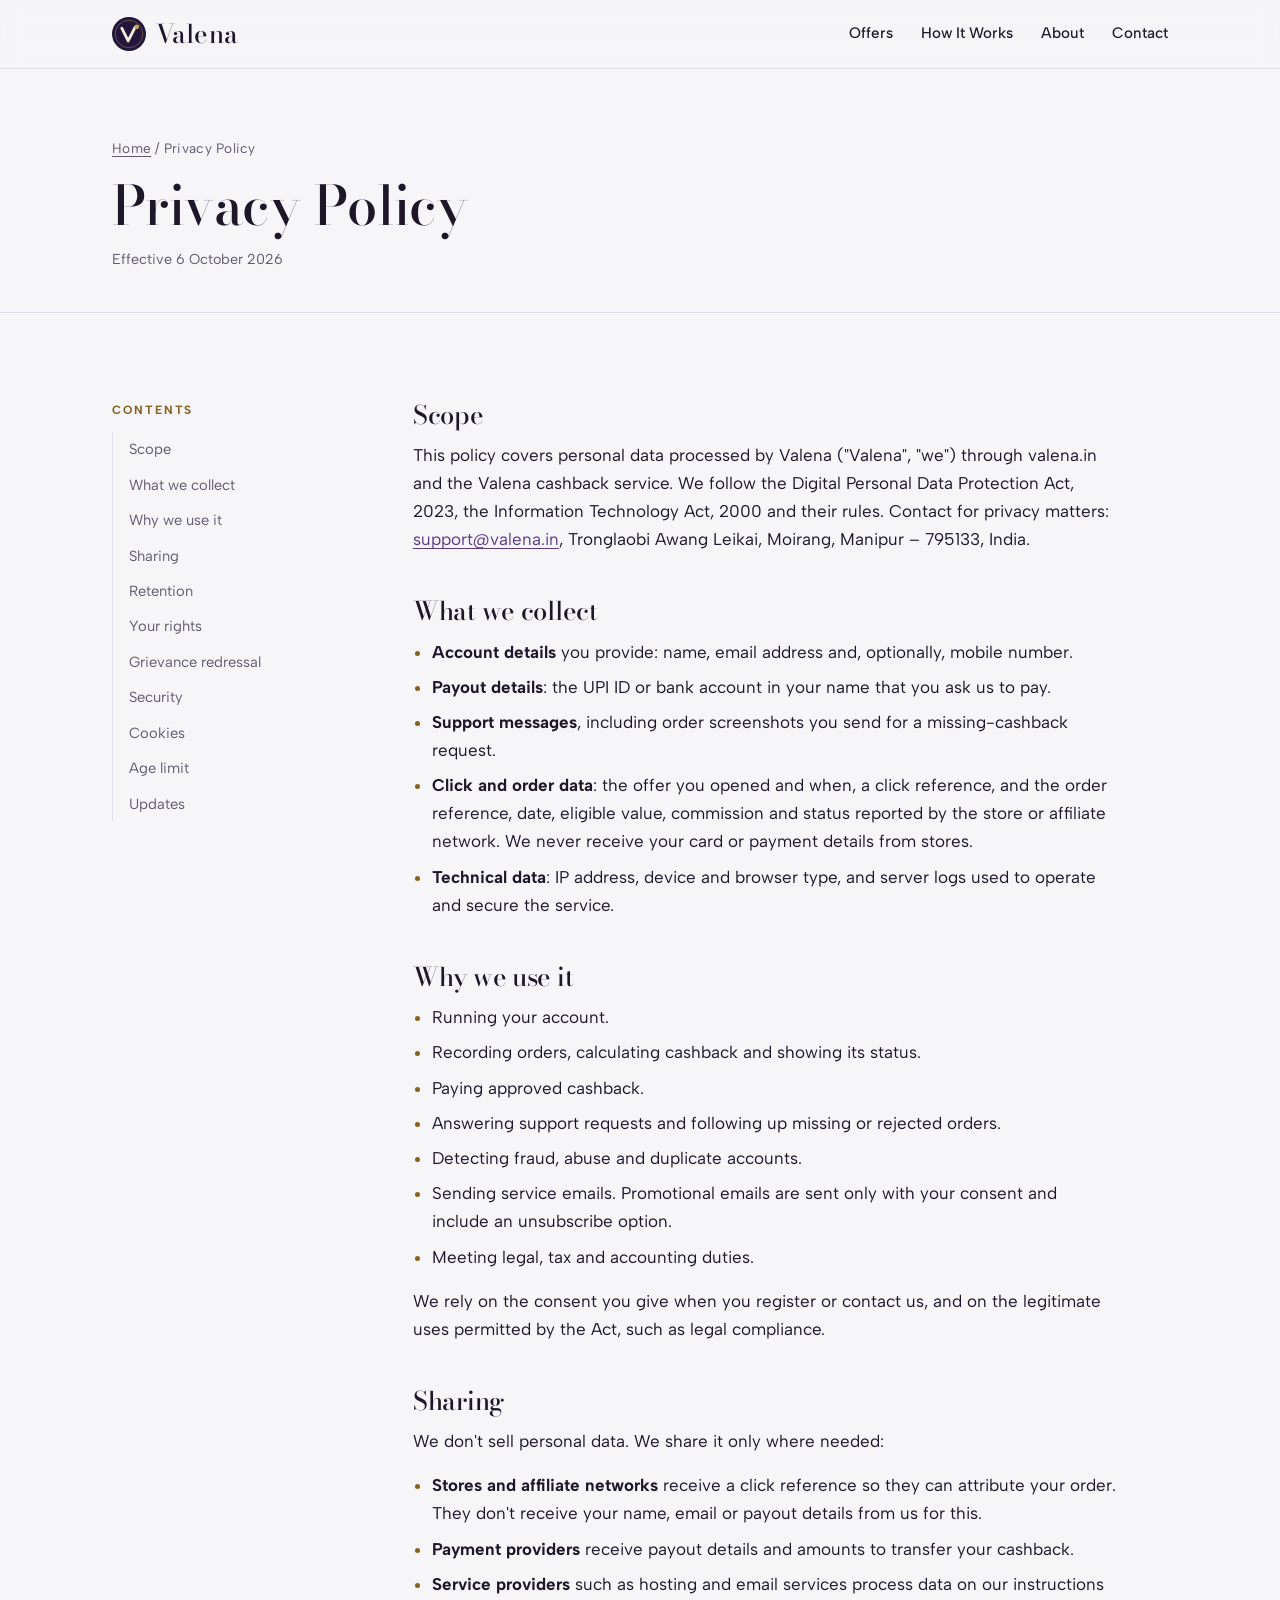
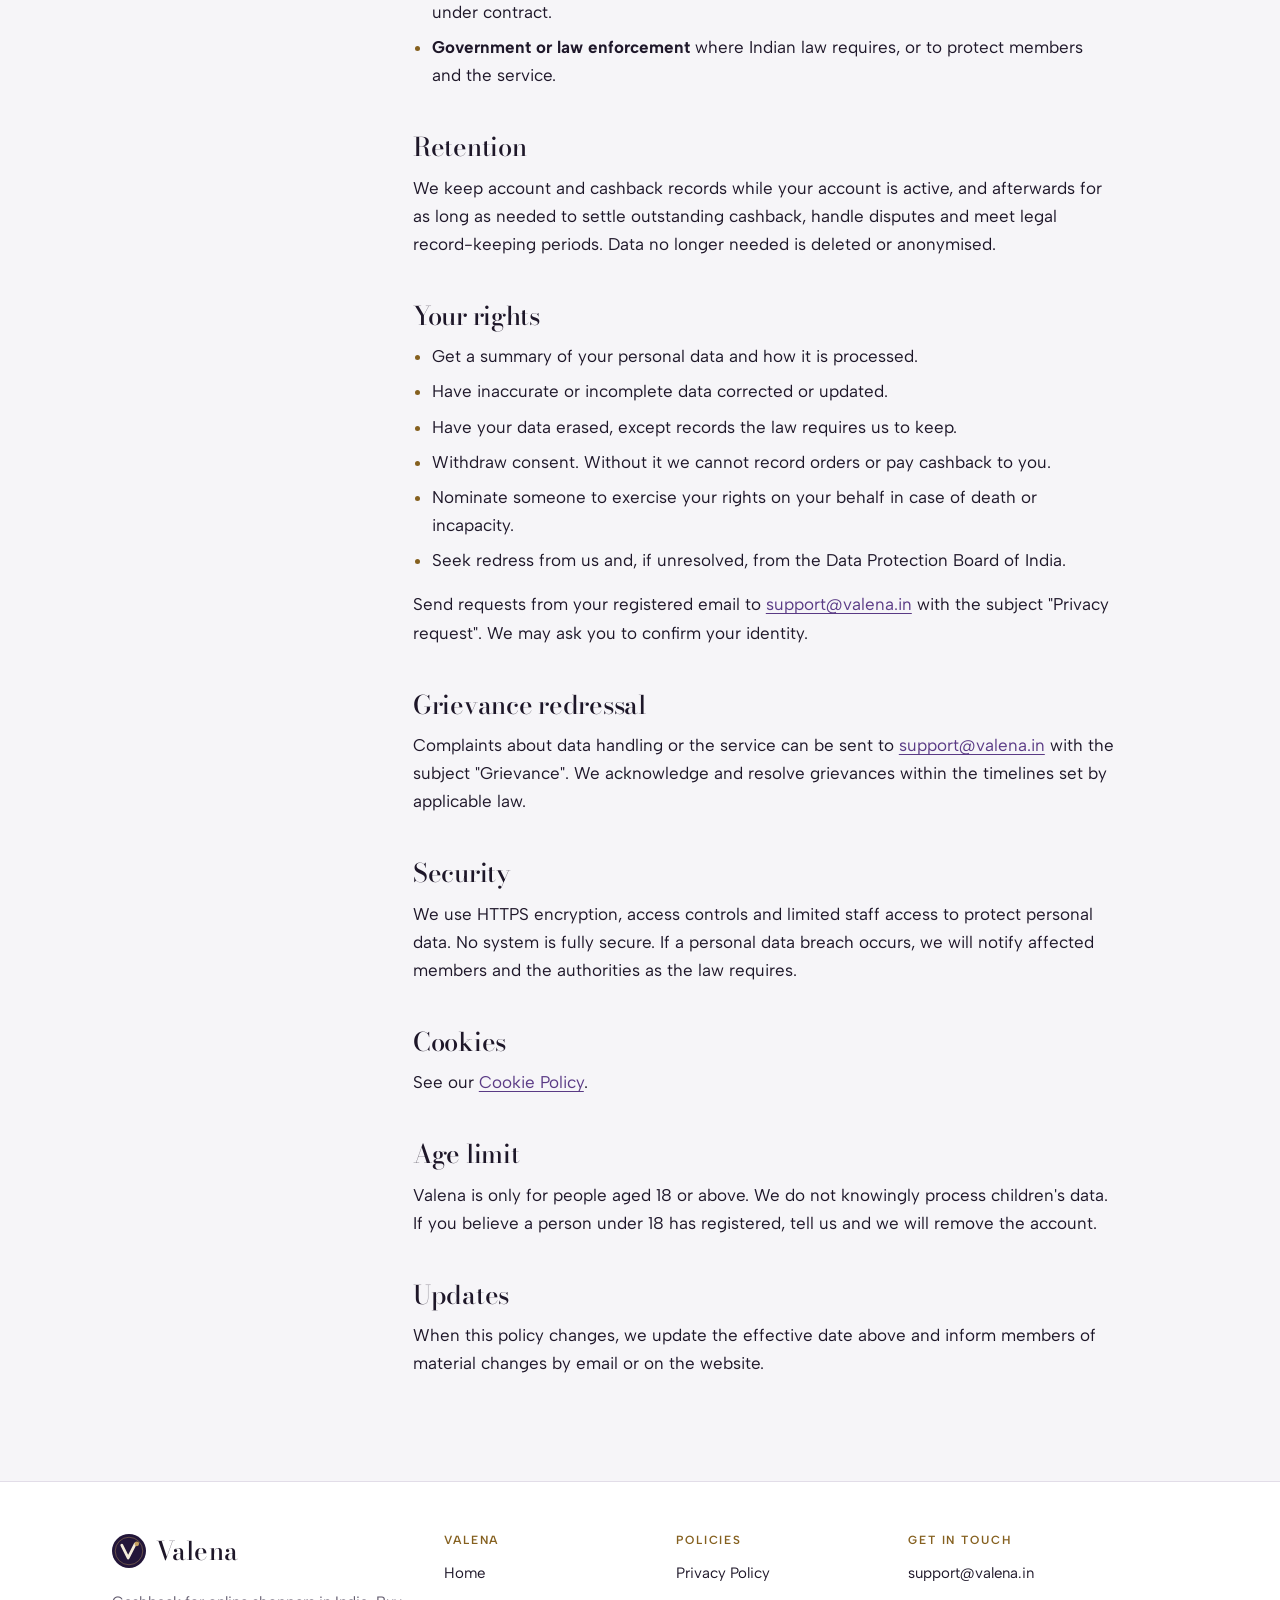
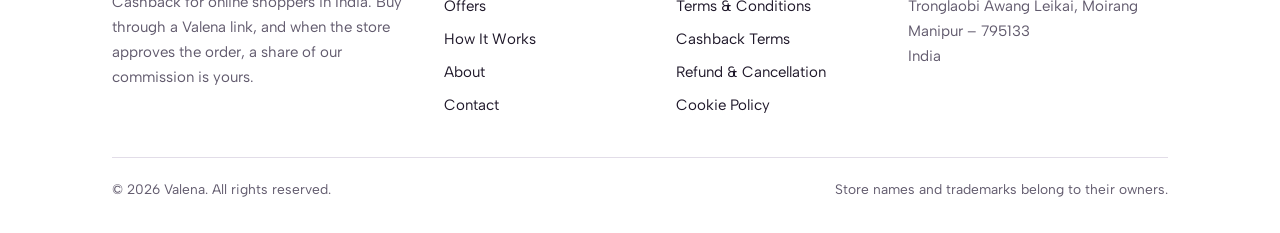
<file: privacy-policy.html>
<!doctype html>
<html lang="en-IN">
<head>
<meta charset="utf-8">
<meta name="viewport" content="width=device-width, initial-scale=1, viewport-fit=cover">
<title>Privacy Policy | Valena</title>
<meta name="description" content="How Valena collects, uses, shares and protects personal data, and your rights under the Digital Personal Data Protection Act, 2023.">
<meta name="robots" content="index, follow">
<link rel="canonical" href="https://valena.in/privacy-policy.html">
<meta name="theme-color" content="#23163A">
<meta property="og:type" content="website">
<meta property="og:site_name" content="Valena">
<meta property="og:locale" content="en_IN">
<meta property="og:title" content="Privacy Policy | Valena">
<meta property="og:description" content="How Valena collects, uses, shares and protects personal data, and your rights under the Digital Personal Data Protection Act, 2023.">
<meta property="og:url" content="https://valena.in/privacy-policy.html">
<meta property="og:image" content="https://valena.in/og-image.png">
<meta property="og:image:width" content="1200">
<meta property="og:image:height" content="630">
<meta property="og:image:alt" content="Valena — cashback on online shopping in India">
<meta name="twitter:card" content="summary_large_image">
<meta name="twitter:title" content="Privacy Policy | Valena">
<meta name="twitter:description" content="How Valena collects, uses, shares and protects personal data, and your rights under the Digital Personal Data Protection Act, 2023.">
<meta name="twitter:image" content="https://valena.in/og-image.png">
<link rel="icon" href="favicon.svg" type="image/svg+xml">
<link rel="icon" href="favicon-32.png" sizes="32x32" type="image/png">
<link rel="apple-touch-icon" href="apple-touch-icon.png">
<link rel="manifest" href="site.webmanifest">
<link rel="preconnect" href="https://fonts.googleapis.com">
<link rel="preconnect" href="https://fonts.gstatic.com" crossorigin>
<link rel="stylesheet" href="https://fonts.googleapis.com/css2?family=Albert+Sans:wght@400;500;600;700&family=Bodoni+Moda:ital,opsz,wght@0,6..96,400;0,6..96,500;1,6..96,400&display=swap">
<link rel="stylesheet" href="assets/styles.css">
<script type="application/ld+json">{"@context": "https://schema.org", "@type": "Organization", "name": "Valena", "url": "https://valena.in/", "logo": "https://valena.in/icon-512.png", "email": "support@valena.in", "address": {"@type": "PostalAddress", "streetAddress": "Tronglaobi Awang Leikai", "addressLocality": "Moirang", "addressRegion": "Manipur", "postalCode": "795133", "addressCountry": "IN"}, "contactPoint": {"@type": "ContactPoint", "contactType": "customer support", "email": "support@valena.in", "areaServed": "IN", "availableLanguage": ["en"]}}</script>
</head>
<body>
<a class="skip" href="#main">Skip to content</a>
<header class="site-header">
  <div class="wrap">
    <a class="brand" href="index.html" aria-label="Valena home"><svg viewBox="0 0 40 40" aria-hidden="true" focusable="false"><circle cx="20" cy="20" r="20" fill="#23163A"/><circle cx="20" cy="20" r="16.2" fill="none" stroke="#C4A062" stroke-width=".9" opacity=".55"/><path d="M11.5 13.2 19 28.2 27.4 11.6" fill="none" stroke="#F4ECDC" stroke-width="3.3" stroke-linecap="round" stroke-linejoin="round"/><circle cx="29.2" cy="11.6" r="2.7" fill="#C4A062"/></svg><span class="brand-word">Valena</span></a>
    <button class="menu-btn" type="button" aria-expanded="false" aria-controls="site-nav" aria-label="Open menu" data-menu><svg viewBox="0 0 24 24" fill="none" stroke="currentColor" stroke-width="1.5" stroke-linecap="round" stroke-linejoin="round" aria-hidden="true" focusable="false"><path d="M4 7h16M4 12h16M4 17h16"/></svg></button>
    <nav class="nav" id="site-nav" aria-label="Main"><a href="offers.html">Offers</a><a href="how-it-works.html">How It Works</a><a href="about.html">About</a><a href="contact.html">Contact</a></nav>
  </div>
</header>
<main id="main">
<div class="page-head">
  <div class="wrap">
    <p class="crumbs"><a href="index.html">Home</a> / Privacy Policy</p>
    <h1>Privacy Policy</h1>
    <p class="updated">Effective 6 October 2026</p>
  </div>
</div>
<section>
  <div class="wrap policy">
    <nav class="toc" aria-label="On this page"><strong>Contents</strong><ol><li><a href="#scope">Scope</a></li><li><a href="#what-we-collect">What we collect</a></li><li><a href="#why-we-use-it">Why we use it</a></li><li><a href="#sharing">Sharing</a></li><li><a href="#retention">Retention</a></li><li><a href="#your-rights">Your rights</a></li><li><a href="#grievance-redressal">Grievance redressal</a></li><li><a href="#security">Security</a></li><li><a href="#cookies">Cookies</a></li><li><a href="#age-limit">Age limit</a></li><li><a href="#updates">Updates</a></li></ol></nav>
    <article class="prose">
      <h2 id="scope">Scope</h2>
      <p>This policy covers personal data processed by Valena ("Valena", "we") through valena.in and the Valena cashback service. We follow the Digital Personal Data Protection Act, 2023, the Information Technology Act, 2000 and their rules. Contact for privacy matters: <a href="mailto:support@valena.in">support@valena.in</a>, Tronglaobi Awang Leikai, Moirang, Manipur – 795133, India.</p>

      <h2 id="what-we-collect">What we collect</h2>
      <ul>
        <li><strong>Account details</strong> you provide: name, email address and, optionally, mobile number.</li>
        <li><strong>Payout details</strong>: the UPI ID or bank account in your name that you ask us to pay.</li>
        <li><strong>Support messages</strong>, including order screenshots you send for a missing-cashback request.</li>
        <li><strong>Click and order data</strong>: the offer you opened and when, a click reference, and the order reference, date, eligible value, commission and status reported by the store or affiliate network. We never receive your card or payment details from stores.</li>
        <li><strong>Technical data</strong>: IP address, device and browser type, and server logs used to operate and secure the service.</li>
      </ul>

      <h2 id="why-we-use-it">Why we use it</h2>
      <ul>
        <li>Running your account.</li>
        <li>Recording orders, calculating cashback and showing its status.</li>
        <li>Paying approved cashback.</li>
        <li>Answering support requests and following up missing or rejected orders.</li>
        <li>Detecting fraud, abuse and duplicate accounts.</li>
        <li>Sending service emails. Promotional emails are sent only with your consent and include an unsubscribe option.</li>
        <li>Meeting legal, tax and accounting duties.</li>
      </ul>
      <p>We rely on the consent you give when you register or contact us, and on the legitimate uses permitted by the Act, such as legal compliance.</p>

      <h2 id="sharing">Sharing</h2>
      <p>We don't sell personal data. We share it only where needed:</p>
      <ul>
        <li><strong>Stores and affiliate networks</strong> receive a click reference so they can attribute your order. They don't receive your name, email or payout details from us for this.</li>
        <li><strong>Payment providers</strong> receive payout details and amounts to transfer your cashback.</li>
        <li><strong>Service providers</strong> such as hosting and email services process data on our instructions under contract.</li>
        <li><strong>Government or law enforcement</strong> where Indian law requires, or to protect members and the service.</li>
      </ul>

      <h2 id="retention">Retention</h2>
      <p>We keep account and cashback records while your account is active, and afterwards for as long as needed to settle outstanding cashback, handle disputes and meet legal record-keeping periods. Data no longer needed is deleted or anonymised.</p>

      <h2 id="your-rights">Your rights</h2>
      <ul>
        <li>Get a summary of your personal data and how it is processed.</li>
        <li>Have inaccurate or incomplete data corrected or updated.</li>
        <li>Have your data erased, except records the law requires us to keep.</li>
        <li>Withdraw consent. Without it we cannot record orders or pay cashback to you.</li>
        <li>Nominate someone to exercise your rights on your behalf in case of death or incapacity.</li>
        <li>Seek redress from us and, if unresolved, from the Data Protection Board of India.</li>
      </ul>
      <p>Send requests from your registered email to <a href="mailto:support@valena.in">support@valena.in</a> with the subject "Privacy request". We may ask you to confirm your identity.</p>

      <h2 id="grievance-redressal">Grievance redressal</h2>
      <p>Complaints about data handling or the service can be sent to <a href="mailto:support@valena.in">support@valena.in</a> with the subject "Grievance". We acknowledge and resolve grievances within the timelines set by applicable law.</p>

      <h2 id="security">Security</h2>
      <p>We use HTTPS encryption, access controls and limited staff access to protect personal data. No system is fully secure. If a personal data breach occurs, we will notify affected members and the authorities as the law requires.</p>

      <h2 id="cookies">Cookies</h2>
      <p>See our <a href="cookie-policy.html">Cookie Policy</a>.</p>

      <h2 id="age-limit">Age limit</h2>
      <p>Valena is only for people aged 18 or above. We do not knowingly process children's data. If you believe a person under 18 has registered, tell us and we will remove the account.</p>

      <h2 id="updates">Updates</h2>
      <p>When this policy changes, we update the effective date above and inform members of material changes by email or on the website.</p>
    </article>
  </div>
</section>
</main>
<footer class="site-footer">
  <div class="wrap">
    <div class="foot">
      <div class="foot-about">
        <a class="brand" href="index.html" aria-label="Valena home"><svg viewBox="0 0 40 40" aria-hidden="true" focusable="false"><circle cx="20" cy="20" r="20" fill="#23163A"/><circle cx="20" cy="20" r="16.2" fill="none" stroke="#C4A062" stroke-width=".9" opacity=".55"/><path d="M11.5 13.2 19 28.2 27.4 11.6" fill="none" stroke="#F4ECDC" stroke-width="3.3" stroke-linecap="round" stroke-linejoin="round"/><circle cx="29.2" cy="11.6" r="2.7" fill="#C4A062"/></svg><span class="brand-word">Valena</span></a>
        <p>Cashback for online shoppers in India. Buy through a Valena link, and when the store approves the order, a share of our commission is yours.</p>
      </div>
      <div>
        <h2>Valena</h2>
        <ul><li><a href="index.html">Home</a></li><li><a href="offers.html">Offers</a></li><li><a href="how-it-works.html">How It Works</a></li><li><a href="about.html">About</a></li><li><a href="contact.html">Contact</a></li></ul>
      </div>
      <div>
        <h2>Policies</h2>
        <ul><li><a href="privacy-policy.html">Privacy Policy</a></li><li><a href="terms.html">Terms & Conditions</a></li><li><a href="cashback-terms.html">Cashback Terms</a></li><li><a href="refund-policy.html">Refund & Cancellation</a></li><li><a href="cookie-policy.html">Cookie Policy</a></li></ul>
      </div>
      <div>
        <h2>Get in touch</h2>
        <ul>
          <li><a href="mailto:support@valena.in">support@valena.in</a></li>
          <li><address>Tronglaobi Awang Leikai, Moirang<br>Manipur – 795133<br>India</address></li>
        </ul>
      </div>
    </div>
    <div class="foot-base">
      <span>© <span data-year>2026</span> Valena. All rights reserved.</span>
      <span>Store names and trademarks belong to their owners.</span>
    </div>
  </div>
</footer>
<script src="assets/site.js" defer></script>
</body>
</html>
</file>
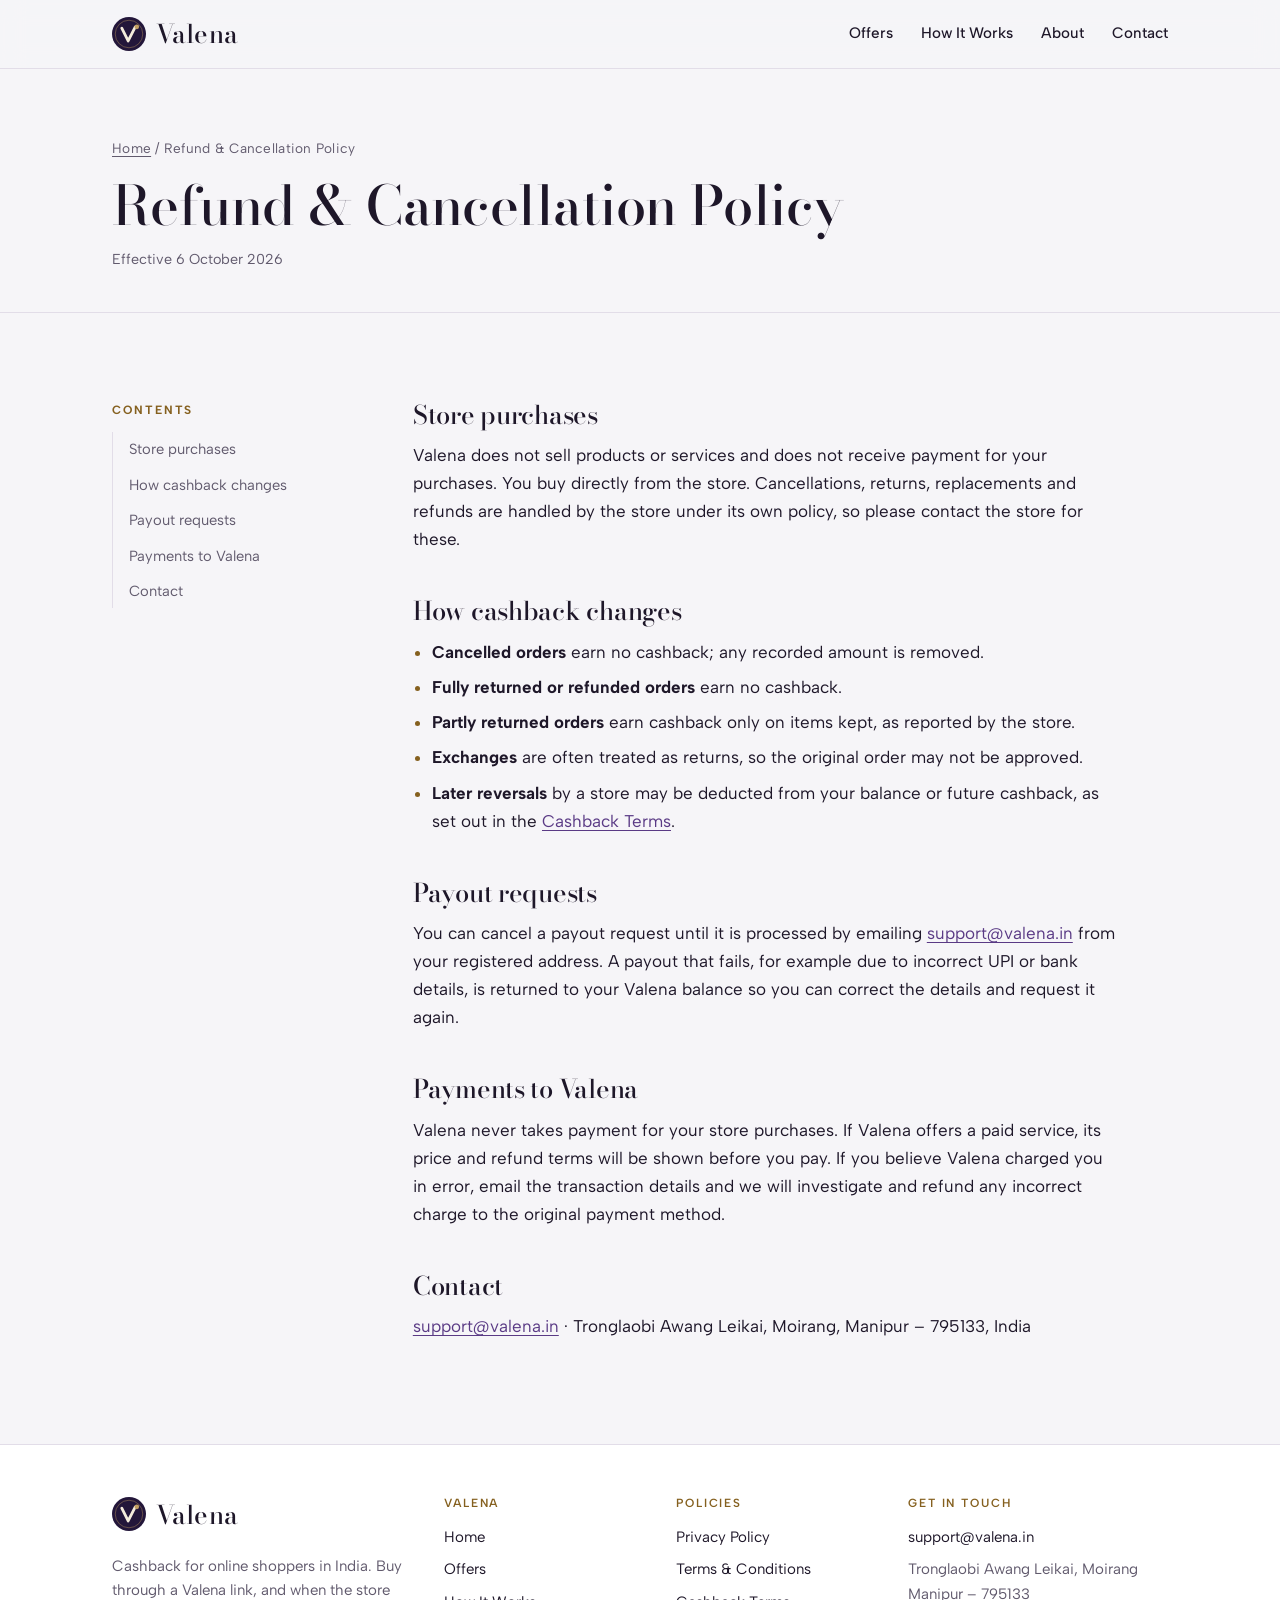
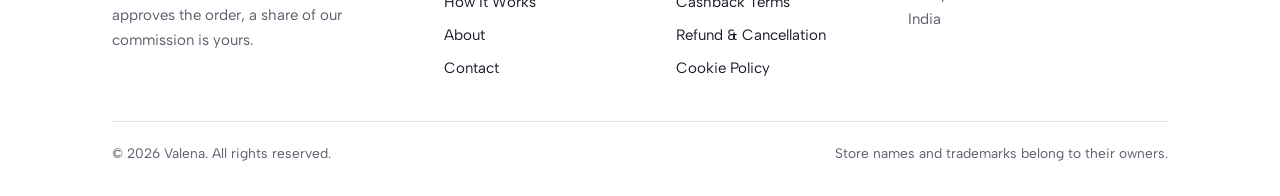
<file: refund-policy.html>
<!doctype html>
<html lang="en-IN">
<head>
<meta charset="utf-8">
<meta name="viewport" content="width=device-width, initial-scale=1, viewport-fit=cover">
<title>Refund &amp; Cancellation Policy | Valena</title>
<meta name="description" content="How cancellations, returns and refunds work for purchases made through Valena, and how they change your cashback.">
<meta name="robots" content="index, follow">
<link rel="canonical" href="https://valena.in/refund-policy.html">
<meta name="theme-color" content="#23163A">
<meta property="og:type" content="website">
<meta property="og:site_name" content="Valena">
<meta property="og:locale" content="en_IN">
<meta property="og:title" content="Refund &amp; Cancellation Policy | Valena">
<meta property="og:description" content="How cancellations, returns and refunds work for purchases made through Valena, and how they change your cashback.">
<meta property="og:url" content="https://valena.in/refund-policy.html">
<meta property="og:image" content="https://valena.in/og-image.png">
<meta property="og:image:width" content="1200">
<meta property="og:image:height" content="630">
<meta property="og:image:alt" content="Valena — cashback on online shopping in India">
<meta name="twitter:card" content="summary_large_image">
<meta name="twitter:title" content="Refund &amp; Cancellation Policy | Valena">
<meta name="twitter:description" content="How cancellations, returns and refunds work for purchases made through Valena, and how they change your cashback.">
<meta name="twitter:image" content="https://valena.in/og-image.png">
<link rel="icon" href="favicon.svg" type="image/svg+xml">
<link rel="icon" href="favicon-32.png" sizes="32x32" type="image/png">
<link rel="apple-touch-icon" href="apple-touch-icon.png">
<link rel="manifest" href="site.webmanifest">
<link rel="preconnect" href="https://fonts.googleapis.com">
<link rel="preconnect" href="https://fonts.gstatic.com" crossorigin>
<link rel="stylesheet" href="https://fonts.googleapis.com/css2?family=Albert+Sans:wght@400;500;600;700&family=Bodoni+Moda:ital,opsz,wght@0,6..96,400;0,6..96,500;1,6..96,400&display=swap">
<link rel="stylesheet" href="assets/styles.css">
<script type="application/ld+json">{"@context": "https://schema.org", "@type": "Organization", "name": "Valena", "url": "https://valena.in/", "logo": "https://valena.in/icon-512.png", "email": "support@valena.in", "address": {"@type": "PostalAddress", "streetAddress": "Tronglaobi Awang Leikai", "addressLocality": "Moirang", "addressRegion": "Manipur", "postalCode": "795133", "addressCountry": "IN"}, "contactPoint": {"@type": "ContactPoint", "contactType": "customer support", "email": "support@valena.in", "areaServed": "IN", "availableLanguage": ["en"]}}</script>
</head>
<body>
<a class="skip" href="#main">Skip to content</a>
<header class="site-header">
  <div class="wrap">
    <a class="brand" href="index.html" aria-label="Valena home"><svg viewBox="0 0 40 40" aria-hidden="true" focusable="false"><circle cx="20" cy="20" r="20" fill="#23163A"/><circle cx="20" cy="20" r="16.2" fill="none" stroke="#C4A062" stroke-width=".9" opacity=".55"/><path d="M11.5 13.2 19 28.2 27.4 11.6" fill="none" stroke="#F4ECDC" stroke-width="3.3" stroke-linecap="round" stroke-linejoin="round"/><circle cx="29.2" cy="11.6" r="2.7" fill="#C4A062"/></svg><span class="brand-word">Valena</span></a>
    <button class="menu-btn" type="button" aria-expanded="false" aria-controls="site-nav" aria-label="Open menu" data-menu><svg viewBox="0 0 24 24" fill="none" stroke="currentColor" stroke-width="1.5" stroke-linecap="round" stroke-linejoin="round" aria-hidden="true" focusable="false"><path d="M4 7h16M4 12h16M4 17h16"/></svg></button>
    <nav class="nav" id="site-nav" aria-label="Main"><a href="offers.html">Offers</a><a href="how-it-works.html">How It Works</a><a href="about.html">About</a><a href="contact.html">Contact</a></nav>
  </div>
</header>
<main id="main">
<div class="page-head">
  <div class="wrap">
    <p class="crumbs"><a href="index.html">Home</a> / Refund &amp; Cancellation Policy</p>
    <h1>Refund &amp; Cancellation Policy</h1>
    <p class="updated">Effective 6 October 2026</p>
  </div>
</div>
<section>
  <div class="wrap policy">
    <nav class="toc" aria-label="On this page"><strong>Contents</strong><ol><li><a href="#store-purchases">Store purchases</a></li><li><a href="#how-cashback-changes">How cashback changes</a></li><li><a href="#payout-requests">Payout requests</a></li><li><a href="#payments-to-valena">Payments to Valena</a></li><li><a href="#contact">Contact</a></li></ol></nav>
    <article class="prose">
      <h2 id="store-purchases">Store purchases</h2>
      <p>Valena does not sell products or services and does not receive payment for your purchases. You buy directly from the store. Cancellations, returns, replacements and refunds are handled by the store under its own policy, so please contact the store for these.</p>

      <h2 id="how-cashback-changes">How cashback changes</h2>
      <ul>
        <li><strong>Cancelled orders</strong> earn no cashback; any recorded amount is removed.</li>
        <li><strong>Fully returned or refunded orders</strong> earn no cashback.</li>
        <li><strong>Partly returned orders</strong> earn cashback only on items kept, as reported by the store.</li>
        <li><strong>Exchanges</strong> are often treated as returns, so the original order may not be approved.</li>
        <li><strong>Later reversals</strong> by a store may be deducted from your balance or future cashback, as set out in the <a href="cashback-terms.html">Cashback Terms</a>.</li>
      </ul>

      <h2 id="payout-requests">Payout requests</h2>
      <p>You can cancel a payout request until it is processed by emailing <a href="mailto:support@valena.in">support@valena.in</a> from your registered address. A payout that fails, for example due to incorrect UPI or bank details, is returned to your Valena balance so you can correct the details and request it again.</p>

      <h2 id="payments-to-valena">Payments to Valena</h2>
      <p>Valena never takes payment for your store purchases. If Valena offers a paid service, its price and refund terms will be shown before you pay. If you believe Valena charged you in error, email the transaction details and we will investigate and refund any incorrect charge to the original payment method.</p>

      <h2 id="contact">Contact</h2>
      <p><a href="mailto:support@valena.in">support@valena.in</a> · Tronglaobi Awang Leikai, Moirang, Manipur – 795133, India</p>
    </article>
  </div>
</section>
</main>
<footer class="site-footer">
  <div class="wrap">
    <div class="foot">
      <div class="foot-about">
        <a class="brand" href="index.html" aria-label="Valena home"><svg viewBox="0 0 40 40" aria-hidden="true" focusable="false"><circle cx="20" cy="20" r="20" fill="#23163A"/><circle cx="20" cy="20" r="16.2" fill="none" stroke="#C4A062" stroke-width=".9" opacity=".55"/><path d="M11.5 13.2 19 28.2 27.4 11.6" fill="none" stroke="#F4ECDC" stroke-width="3.3" stroke-linecap="round" stroke-linejoin="round"/><circle cx="29.2" cy="11.6" r="2.7" fill="#C4A062"/></svg><span class="brand-word">Valena</span></a>
        <p>Cashback for online shoppers in India. Buy through a Valena link, and when the store approves the order, a share of our commission is yours.</p>
      </div>
      <div>
        <h2>Valena</h2>
        <ul><li><a href="index.html">Home</a></li><li><a href="offers.html">Offers</a></li><li><a href="how-it-works.html">How It Works</a></li><li><a href="about.html">About</a></li><li><a href="contact.html">Contact</a></li></ul>
      </div>
      <div>
        <h2>Policies</h2>
        <ul><li><a href="privacy-policy.html">Privacy Policy</a></li><li><a href="terms.html">Terms & Conditions</a></li><li><a href="cashback-terms.html">Cashback Terms</a></li><li><a href="refund-policy.html">Refund & Cancellation</a></li><li><a href="cookie-policy.html">Cookie Policy</a></li></ul>
      </div>
      <div>
        <h2>Get in touch</h2>
        <ul>
          <li><a href="mailto:support@valena.in">support@valena.in</a></li>
          <li><address>Tronglaobi Awang Leikai, Moirang<br>Manipur – 795133<br>India</address></li>
        </ul>
      </div>
    </div>
    <div class="foot-base">
      <span>© <span data-year>2026</span> Valena. All rights reserved.</span>
      <span>Store names and trademarks belong to their owners.</span>
    </div>
  </div>
</footer>
<script src="assets/site.js" defer></script>
</body>
</html>
</file>
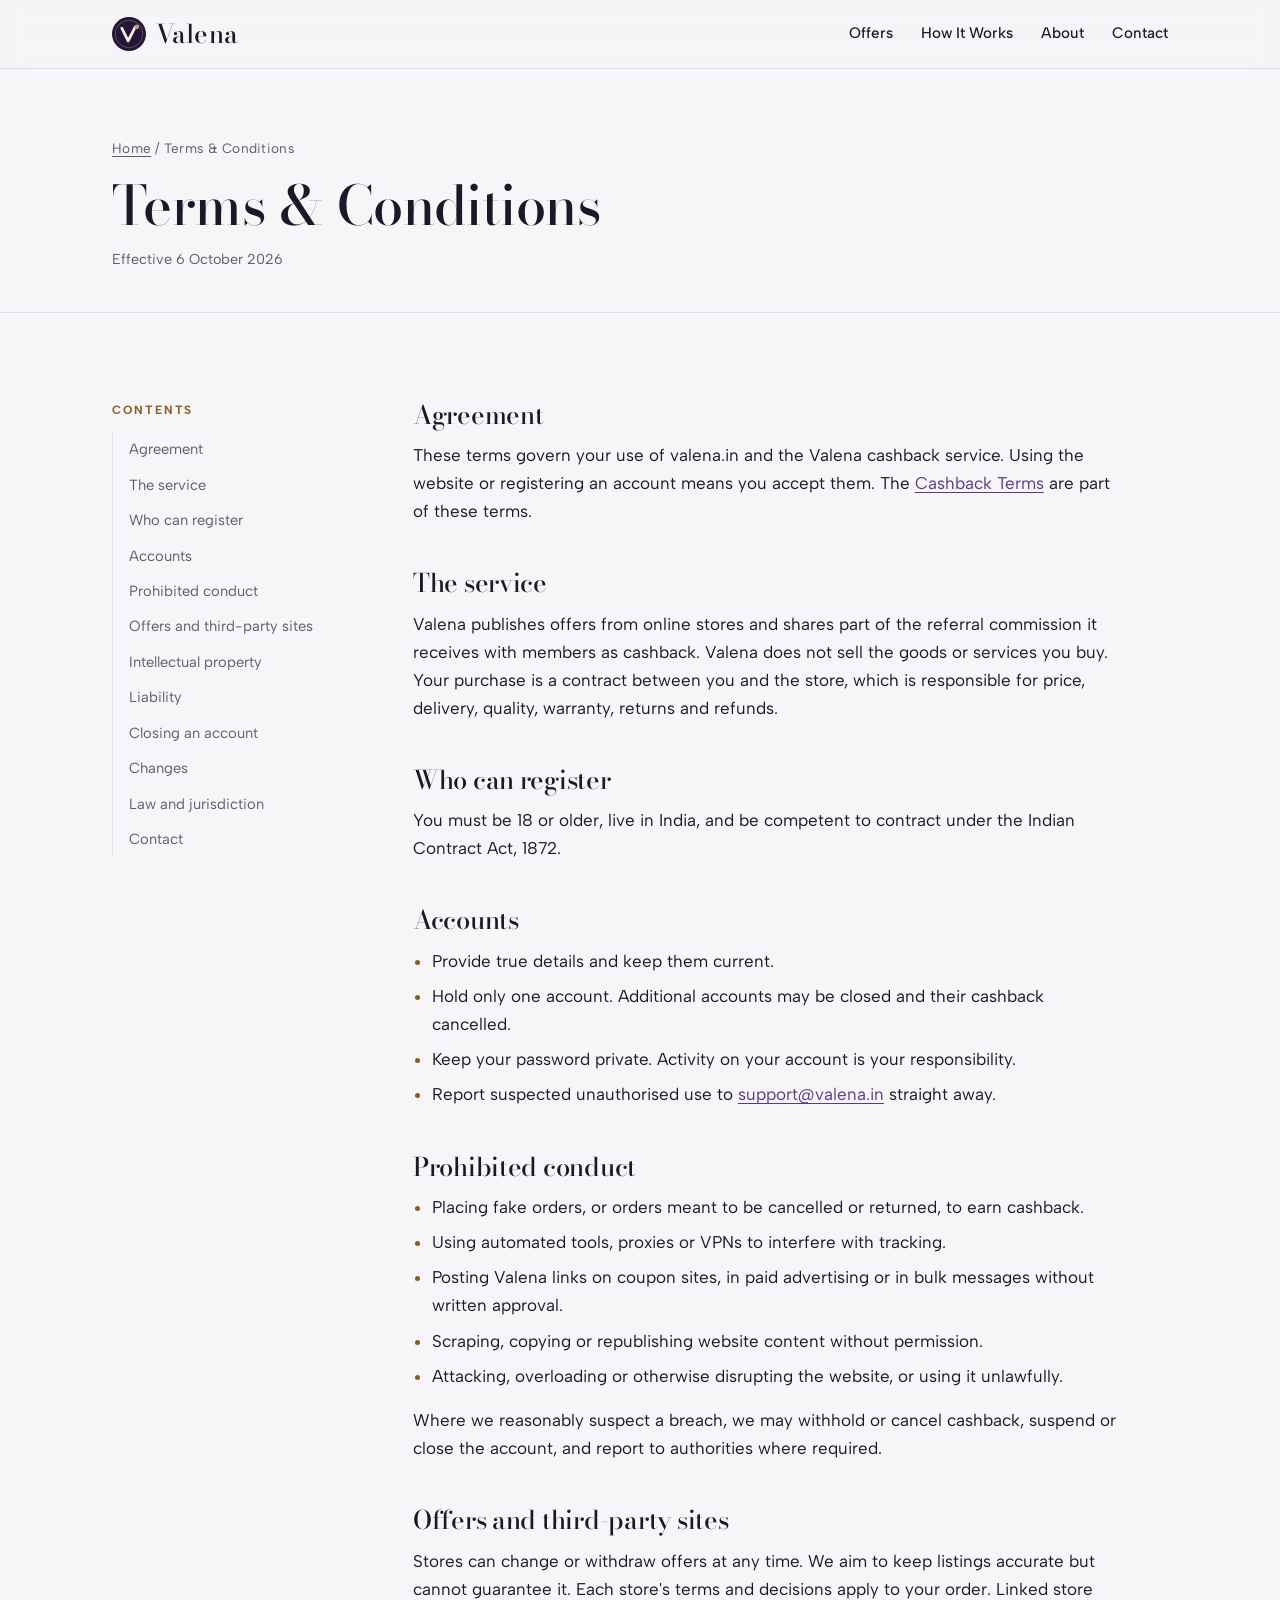
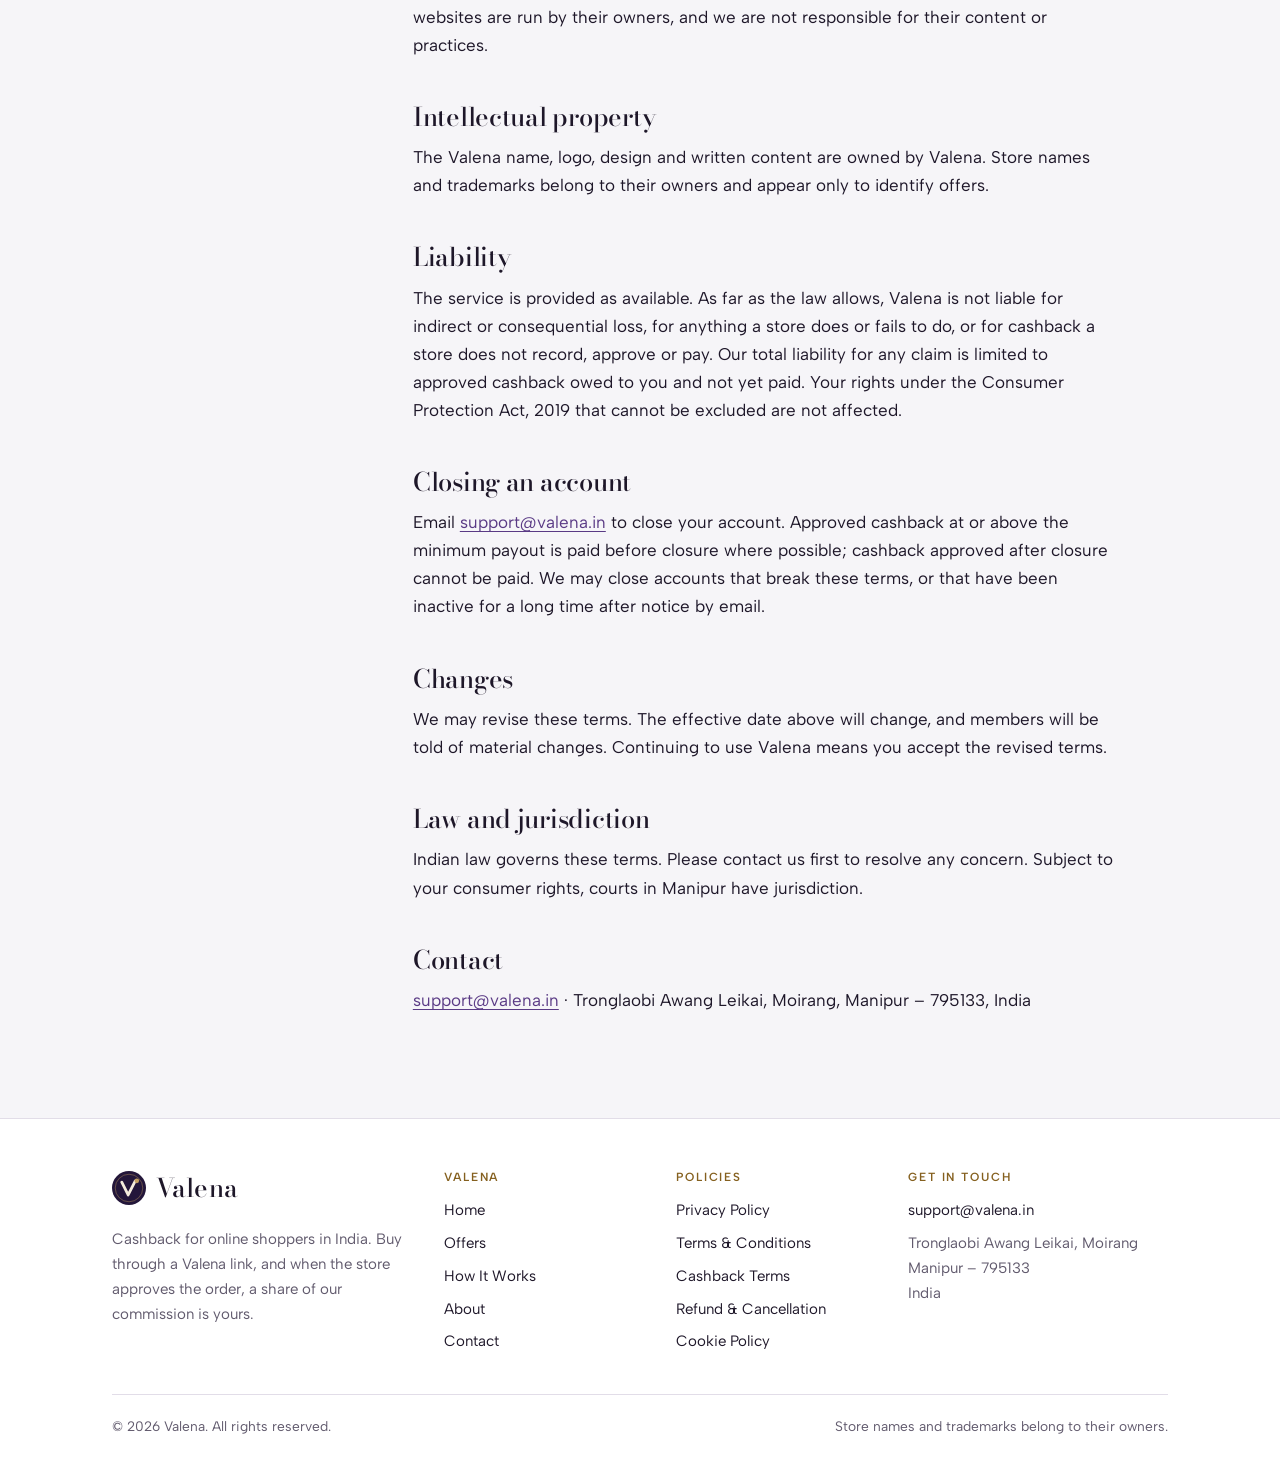
<file: terms.html>
<!doctype html>
<html lang="en-IN">
<head>
<meta charset="utf-8">
<meta name="viewport" content="width=device-width, initial-scale=1, viewport-fit=cover">
<title>Terms &amp; Conditions | Valena</title>
<meta name="description" content="Terms for using valena.in and the Valena cashback service: accounts, acceptable use, store responsibilities, liability and governing law.">
<meta name="robots" content="index, follow">
<link rel="canonical" href="https://valena.in/terms.html">
<meta name="theme-color" content="#23163A">
<meta property="og:type" content="website">
<meta property="og:site_name" content="Valena">
<meta property="og:locale" content="en_IN">
<meta property="og:title" content="Terms &amp; Conditions | Valena">
<meta property="og:description" content="Terms for using valena.in and the Valena cashback service: accounts, acceptable use, store responsibilities, liability and governing law.">
<meta property="og:url" content="https://valena.in/terms.html">
<meta property="og:image" content="https://valena.in/og-image.png">
<meta property="og:image:width" content="1200">
<meta property="og:image:height" content="630">
<meta property="og:image:alt" content="Valena — cashback on online shopping in India">
<meta name="twitter:card" content="summary_large_image">
<meta name="twitter:title" content="Terms &amp; Conditions | Valena">
<meta name="twitter:description" content="Terms for using valena.in and the Valena cashback service: accounts, acceptable use, store responsibilities, liability and governing law.">
<meta name="twitter:image" content="https://valena.in/og-image.png">
<link rel="icon" href="favicon.svg" type="image/svg+xml">
<link rel="icon" href="favicon-32.png" sizes="32x32" type="image/png">
<link rel="apple-touch-icon" href="apple-touch-icon.png">
<link rel="manifest" href="site.webmanifest">
<link rel="preconnect" href="https://fonts.googleapis.com">
<link rel="preconnect" href="https://fonts.gstatic.com" crossorigin>
<link rel="stylesheet" href="https://fonts.googleapis.com/css2?family=Albert+Sans:wght@400;500;600;700&family=Bodoni+Moda:ital,opsz,wght@0,6..96,400;0,6..96,500;1,6..96,400&display=swap">
<link rel="stylesheet" href="assets/styles.css">
<script type="application/ld+json">{"@context": "https://schema.org", "@type": "Organization", "name": "Valena", "url": "https://valena.in/", "logo": "https://valena.in/icon-512.png", "email": "support@valena.in", "address": {"@type": "PostalAddress", "streetAddress": "Tronglaobi Awang Leikai", "addressLocality": "Moirang", "addressRegion": "Manipur", "postalCode": "795133", "addressCountry": "IN"}, "contactPoint": {"@type": "ContactPoint", "contactType": "customer support", "email": "support@valena.in", "areaServed": "IN", "availableLanguage": ["en"]}}</script>
</head>
<body>
<a class="skip" href="#main">Skip to content</a>
<header class="site-header">
  <div class="wrap">
    <a class="brand" href="index.html" aria-label="Valena home"><svg viewBox="0 0 40 40" aria-hidden="true" focusable="false"><circle cx="20" cy="20" r="20" fill="#23163A"/><circle cx="20" cy="20" r="16.2" fill="none" stroke="#C4A062" stroke-width=".9" opacity=".55"/><path d="M11.5 13.2 19 28.2 27.4 11.6" fill="none" stroke="#F4ECDC" stroke-width="3.3" stroke-linecap="round" stroke-linejoin="round"/><circle cx="29.2" cy="11.6" r="2.7" fill="#C4A062"/></svg><span class="brand-word">Valena</span></a>
    <button class="menu-btn" type="button" aria-expanded="false" aria-controls="site-nav" aria-label="Open menu" data-menu><svg viewBox="0 0 24 24" fill="none" stroke="currentColor" stroke-width="1.5" stroke-linecap="round" stroke-linejoin="round" aria-hidden="true" focusable="false"><path d="M4 7h16M4 12h16M4 17h16"/></svg></button>
    <nav class="nav" id="site-nav" aria-label="Main"><a href="offers.html">Offers</a><a href="how-it-works.html">How It Works</a><a href="about.html">About</a><a href="contact.html">Contact</a></nav>
  </div>
</header>
<main id="main">
<div class="page-head">
  <div class="wrap">
    <p class="crumbs"><a href="index.html">Home</a> / Terms &amp; Conditions</p>
    <h1>Terms &amp; Conditions</h1>
    <p class="updated">Effective 6 October 2026</p>
  </div>
</div>
<section>
  <div class="wrap policy">
    <nav class="toc" aria-label="On this page"><strong>Contents</strong><ol><li><a href="#agreement">Agreement</a></li><li><a href="#the-service">The service</a></li><li><a href="#who-can-register">Who can register</a></li><li><a href="#accounts">Accounts</a></li><li><a href="#prohibited-conduct">Prohibited conduct</a></li><li><a href="#offers-and-third-party-sites">Offers and third-party sites</a></li><li><a href="#intellectual-property">Intellectual property</a></li><li><a href="#liability">Liability</a></li><li><a href="#closing-an-account">Closing an account</a></li><li><a href="#changes">Changes</a></li><li><a href="#law-and-jurisdiction">Law and jurisdiction</a></li><li><a href="#contact">Contact</a></li></ol></nav>
    <article class="prose">
      <h2 id="agreement">Agreement</h2>
      <p>These terms govern your use of valena.in and the Valena cashback service. Using the website or registering an account means you accept them. The <a href="cashback-terms.html">Cashback Terms</a> are part of these terms.</p>

      <h2 id="the-service">The service</h2>
      <p>Valena publishes offers from online stores and shares part of the referral commission it receives with members as cashback. Valena does not sell the goods or services you buy. Your purchase is a contract between you and the store, which is responsible for price, delivery, quality, warranty, returns and refunds.</p>

      <h2 id="who-can-register">Who can register</h2>
      <p>You must be 18 or older, live in India, and be competent to contract under the Indian Contract Act, 1872.</p>

      <h2 id="accounts">Accounts</h2>
      <ul>
        <li>Provide true details and keep them current.</li>
        <li>Hold only one account. Additional accounts may be closed and their cashback cancelled.</li>
        <li>Keep your password private. Activity on your account is your responsibility.</li>
        <li>Report suspected unauthorised use to <a href="mailto:support@valena.in">support@valena.in</a> straight away.</li>
      </ul>

      <h2 id="prohibited-conduct">Prohibited conduct</h2>
      <ul>
        <li>Placing fake orders, or orders meant to be cancelled or returned, to earn cashback.</li>
        <li>Using automated tools, proxies or VPNs to interfere with tracking.</li>
        <li>Posting Valena links on coupon sites, in paid advertising or in bulk messages without written approval.</li>
        <li>Scraping, copying or republishing website content without permission.</li>
        <li>Attacking, overloading or otherwise disrupting the website, or using it unlawfully.</li>
      </ul>
      <p>Where we reasonably suspect a breach, we may withhold or cancel cashback, suspend or close the account, and report to authorities where required.</p>

      <h2 id="offers-and-third-party-sites">Offers and third-party sites</h2>
      <p>Stores can change or withdraw offers at any time. We aim to keep listings accurate but cannot guarantee it. Each store's terms and decisions apply to your order. Linked store websites are run by their owners, and we are not responsible for their content or practices.</p>

      <h2 id="intellectual-property">Intellectual property</h2>
      <p>The Valena name, logo, design and written content are owned by Valena. Store names and trademarks belong to their owners and appear only to identify offers.</p>

      <h2 id="liability">Liability</h2>
      <p>The service is provided as available. As far as the law allows, Valena is not liable for indirect or consequential loss, for anything a store does or fails to do, or for cashback a store does not record, approve or pay. Our total liability for any claim is limited to approved cashback owed to you and not yet paid. Your rights under the Consumer Protection Act, 2019 that cannot be excluded are not affected.</p>

      <h2 id="closing-an-account">Closing an account</h2>
      <p>Email <a href="mailto:support@valena.in">support@valena.in</a> to close your account. Approved cashback at or above the minimum payout is paid before closure where possible; cashback approved after closure cannot be paid. We may close accounts that break these terms, or that have been inactive for a long time after notice by email.</p>

      <h2 id="changes">Changes</h2>
      <p>We may revise these terms. The effective date above will change, and members will be told of material changes. Continuing to use Valena means you accept the revised terms.</p>

      <h2 id="law-and-jurisdiction">Law and jurisdiction</h2>
      <p>Indian law governs these terms. Please contact us first to resolve any concern. Subject to your consumer rights, courts in Manipur have jurisdiction.</p>

      <h2 id="contact">Contact</h2>
      <p><a href="mailto:support@valena.in">support@valena.in</a> · Tronglaobi Awang Leikai, Moirang, Manipur – 795133, India</p>
    </article>
  </div>
</section>
</main>
<footer class="site-footer">
  <div class="wrap">
    <div class="foot">
      <div class="foot-about">
        <a class="brand" href="index.html" aria-label="Valena home"><svg viewBox="0 0 40 40" aria-hidden="true" focusable="false"><circle cx="20" cy="20" r="20" fill="#23163A"/><circle cx="20" cy="20" r="16.2" fill="none" stroke="#C4A062" stroke-width=".9" opacity=".55"/><path d="M11.5 13.2 19 28.2 27.4 11.6" fill="none" stroke="#F4ECDC" stroke-width="3.3" stroke-linecap="round" stroke-linejoin="round"/><circle cx="29.2" cy="11.6" r="2.7" fill="#C4A062"/></svg><span class="brand-word">Valena</span></a>
        <p>Cashback for online shoppers in India. Buy through a Valena link, and when the store approves the order, a share of our commission is yours.</p>
      </div>
      <div>
        <h2>Valena</h2>
        <ul><li><a href="index.html">Home</a></li><li><a href="offers.html">Offers</a></li><li><a href="how-it-works.html">How It Works</a></li><li><a href="about.html">About</a></li><li><a href="contact.html">Contact</a></li></ul>
      </div>
      <div>
        <h2>Policies</h2>
        <ul><li><a href="privacy-policy.html">Privacy Policy</a></li><li><a href="terms.html">Terms & Conditions</a></li><li><a href="cashback-terms.html">Cashback Terms</a></li><li><a href="refund-policy.html">Refund & Cancellation</a></li><li><a href="cookie-policy.html">Cookie Policy</a></li></ul>
      </div>
      <div>
        <h2>Get in touch</h2>
        <ul>
          <li><a href="mailto:support@valena.in">support@valena.in</a></li>
          <li><address>Tronglaobi Awang Leikai, Moirang<br>Manipur – 795133<br>India</address></li>
        </ul>
      </div>
    </div>
    <div class="foot-base">
      <span>© <span data-year>2026</span> Valena. All rights reserved.</span>
      <span>Store names and trademarks belong to their owners.</span>
    </div>
  </div>
</footer>
<script src="assets/site.js" defer></script>
</body>
</html>
</file>
<file: assets/styles.css>
/* Valena — visual identity
   Layout: pearl page, one deep-plum "statement" panel with fine guilloché rings; serif display, champagne gold detail, hairline structure. */
:root {
  --bg: #f6f5f8;
  --surface: #ffffff;
  --surface-2: #efecf3;
  --ink: #1e1729;
  --muted: #615a6d;
  --line: #e2dde8;
  --plum: #3b2557;
  --plum-hover: #2c1b42;
  --on-plum: #f8f2e7;
  --link: #5a3a85;
  --gold: #c4a062;
  --gold-ink: #85601f;
  --gold-soft: #f4ecdc;
  --panel: #23163a;
  --panel-2: #2e1e48;
  --panel-fg: #f4eef8;
  --panel-muted: #c4b8d4;
  --panel-line: rgba(244, 238, 248, .14);
  --danger: #b42a3a;
  --ok: #2f7a55;
  --shadow: 0 1px 2px rgba(30, 23, 41, .05), 0 12px 32px -12px rgba(30, 23, 41, .14);

  --font-display: "Bodoni Moda", "Didot", "Bodoni 72", Georgia, "Times New Roman", serif;
  --font-body: "Albert Sans", "Segoe UI", system-ui, -apple-system, Roboto, sans-serif;

  --step--1: .875rem;
  --step-0: 1.0625rem;
  --step-1: 1.25rem;
  --step-2: 1.6rem;
  --step-3: clamp(1.9rem, 1.5rem + 1.6vw, 2.6rem);
  --step-4: clamp(2.4rem, 1.6rem + 3.4vw, 4.1rem);

  --wrap: 70rem;
  --gutter: clamp(1rem, 4vw, 2rem);
  --r: 10px;
  color-scheme: light;
}
@media (prefers-color-scheme: dark) {
  :root:not([data-theme="light"]) {
    --bg: #131018; --surface: #1b1622; --surface-2: #241d2e; --ink: #efeaf4; --muted: #a9a0b6; --line: #31293d;
    --plum: #cdb6ef; --plum-hover: #ddcbf7; --on-plum: #1a1024; --link: #cdb6ef;
    --gold: #d9ba7c; --gold-ink: #dcbf84; --gold-soft: #2c2417;
    --panel: #1d1329; --panel-2: #261a36; --panel-fg: #f4eef8; --panel-muted: #c0b4cf; --panel-line: rgba(244,238,248,.12);
    --danger: #ff8c99; --ok: #7fd3a6;
    --shadow: 0 1px 2px rgba(0,0,0,.35), 0 12px 32px -12px rgba(0,0,0,.5);
    color-scheme: dark;
  }
}
:root[data-theme="dark"] {
  --bg: #131018; --surface: #1b1622; --surface-2: #241d2e; --ink: #efeaf4; --muted: #a9a0b6; --line: #31293d;
  --plum: #cdb6ef; --plum-hover: #ddcbf7; --on-plum: #1a1024; --link: #cdb6ef;
  --gold: #d9ba7c; --gold-ink: #dcbf84; --gold-soft: #2c2417;
  --panel: #1d1329; --panel-2: #261a36; --panel-fg: #f4eef8; --panel-muted: #c0b4cf; --panel-line: rgba(244,238,248,.12);
  --danger: #ff8c99; --ok: #7fd3a6;
  --shadow: 0 1px 2px rgba(0,0,0,.35), 0 12px 32px -12px rgba(0,0,0,.5);
  color-scheme: dark;
}

*, *::before, *::after { box-sizing: border-box; }
[hidden] { display: none !important; }
html { -webkit-text-size-adjust: 100%; scroll-padding-top: 5.5rem; }
body { margin: 0; background: var(--bg); color: var(--ink); font: 400 var(--step-0)/1.65 var(--font-body); -webkit-font-smoothing: antialiased; overflow-x: hidden; }
img, svg { max-width: 100%; }
a { color: var(--link); text-underline-offset: .2em; text-decoration-thickness: 1px; }
a:hover { color: var(--ink); }
:focus-visible { outline: 2px solid var(--gold); outline-offset: 3px; border-radius: 3px; }
h1, h2 { font-family: var(--font-display); font-weight: 500; line-height: 1.08; letter-spacing: -.01em; margin: 0; text-wrap: balance; }
h1 { font-size: var(--step-4); }
h2 { font-size: var(--step-3); }
h3 { font-family: var(--font-body); font-size: 1.12rem; font-weight: 650; line-height: 1.3; margin: 0; letter-spacing: -.005em; }
p { margin: 0; }
em.serif { font-family: var(--font-display); font-style: italic; font-weight: 400; }
.num { font-variant-numeric: tabular-nums lining-nums; }
.skip { position: absolute; left: -999px; top: 0; z-index: 100; background: var(--ink); color: var(--bg); padding: .6rem 1rem; }
.skip:focus { left: 1rem; top: 1rem; }
.wrap { width: 100%; max-width: var(--wrap); margin-inline: auto; padding-inline: var(--gutter); }
.sr-only { position: absolute; width: 1px; height: 1px; padding: 0; margin: -1px; overflow: hidden; clip: rect(0,0,0,0); white-space: nowrap; border: 0; }
.muted { color: var(--muted); }

/* Header */
.site-header { position: sticky; top: env(safe-area-inset-top, 0px); z-index: 50; background: color-mix(in srgb, var(--bg) 90%, transparent); backdrop-filter: blur(12px); -webkit-backdrop-filter: blur(12px); border-bottom: 1px solid var(--line); }
.site-header .wrap { display: flex; align-items: center; gap: 1rem; min-height: 4.25rem; }
.brand { display: inline-flex; align-items: center; gap: .6rem; color: var(--ink); text-decoration: none; }
.brand:hover { color: var(--ink); }
.brand svg { width: 34px; height: 34px; flex: none; }
.brand-word { font-family: var(--font-display); font-size: 1.6rem; font-weight: 500; letter-spacing: .01em; line-height: 1; }
.nav { margin-left: auto; display: flex; align-items: center; gap: 1.75rem; }
.nav a { color: var(--ink); text-decoration: none; font-size: .95rem; font-weight: 500; padding-block: .4rem; border-bottom: 1px solid transparent; }
.nav a:hover { border-bottom-color: var(--gold); color: var(--ink); }
.nav a[aria-current="page"] { border-bottom-color: var(--gold); font-weight: 650; }
.menu-btn { display: none; margin-left: auto; width: 44px; height: 44px; border: 1px solid var(--line); border-radius: 8px; background: transparent; color: var(--ink); cursor: pointer; align-items: center; justify-content: center; }
.menu-btn svg { width: 22px; height: 22px; }
@media (max-width: 50rem) {
  .menu-btn { display: inline-flex; }
  .nav { display: none; position: absolute; top: 100%; left: 0; right: 0; flex-direction: column; align-items: stretch; gap: 0; background: var(--bg); border-bottom: 1px solid var(--line); padding: .5rem var(--gutter) 1rem; box-shadow: var(--shadow); }
  .nav.open { display: flex; }
  .nav a { padding: .9rem .25rem; border-bottom: 1px solid var(--line); }
  .nav a:last-child { border-bottom: 0; }
  .nav a[aria-current="page"] { color: var(--gold-ink); border-bottom-color: var(--line); }
}

/* Buttons */
.btn { display: inline-flex; align-items: center; justify-content: center; gap: .55rem; min-height: 46px; padding: .8rem 1.35rem; border-radius: 8px; border: 1px solid transparent; font: 600 .98rem/1 var(--font-body); letter-spacing: .01em; text-decoration: none; cursor: pointer; transition: background-color .15s ease, border-color .15s ease, color .15s ease; }
.btn svg { width: 18px; height: 18px; }
.btn-plum { background: var(--plum); color: var(--on-plum); }
.btn-plum:hover { background: var(--plum-hover); color: var(--on-plum); }
.btn-line { background: transparent; color: var(--ink); border-color: var(--line); }
.btn-line:hover { border-color: var(--ink); color: var(--ink); }
.btn-gold { background: var(--gold); color: #1e1426; }
.btn-gold:hover { background: #d6b77c; color: #1e1426; }
.btn-ghost-light { background: transparent; color: var(--panel-fg); border-color: var(--panel-line); }
.btn-ghost-light:hover { border-color: var(--panel-fg); color: var(--panel-fg); }
.btn-sm { min-height: 40px; padding: .6rem 1rem; font-size: .92rem; }

/* Sections */
section { padding-block: clamp(3rem, 7vw, 5.5rem); }
.kicker { display: inline-flex; align-items: center; gap: .6rem; font: 600 .78rem/1 var(--font-body); letter-spacing: .16em; text-transform: uppercase; color: var(--gold-ink); margin-bottom: 1rem; }
.kicker::before { content: ""; width: 1.6rem; height: 1px; background: var(--gold); }
.head { display: grid; gap: .8rem; max-width: 42rem; margin-bottom: 2.5rem; }
.head p { color: var(--muted); font-size: 1.08rem; }
.lead { font-size: 1.15rem; color: var(--muted); max-width: 38rem; }
.rule { border: 0; border-top: 1px solid var(--line); margin: 0; }

/* Home statement panel */
.hero { padding-block: clamp(1.25rem, 3vw, 2rem) clamp(2.5rem, 6vw, 4rem); }
.panel { position: relative; overflow: hidden; background: var(--panel); color: var(--panel-fg); border-radius: 24px; padding: clamp(1.75rem, 5vw, 4rem); isolation: isolate; }
.panel::after { content: ""; position: absolute; z-index: -1; width: 46rem; height: 46rem; right: -18rem; top: -20rem; border-radius: 50%;
  background: repeating-radial-gradient(circle at center, transparent 0 13px, rgba(216, 186, 124, .16) 13px 14px); opacity: .9; pointer-events: none; }
.panel h1 { color: var(--panel-fg); max-width: 15ch; }
.panel h1 em { font-style: italic; color: var(--gold); }
.panel .lead { color: var(--panel-muted); margin-top: 1.25rem; }
.panel .kicker { color: var(--gold); }
.cta { display: flex; flex-wrap: wrap; gap: .75rem; margin-top: 2rem; }
.statement { list-style: none; margin: clamp(2rem, 5vw, 3.5rem) 0 0; padding: 1.5rem 0 0; border-top: 1px solid var(--panel-line); display: grid; grid-template-columns: repeat(4, minmax(0, 1fr)); gap: 1.5rem; }
.statement li { display: grid; gap: .35rem; align-content: start; min-width: 0; }
.statement .n { font-family: var(--font-display); font-size: 1.9rem; line-height: 1; color: var(--gold); }
.statement strong { font-weight: 650; font-size: 1.02rem; }
.statement span { color: var(--panel-muted); font-size: .93rem; line-height: 1.5; }
@media (max-width: 52rem) { .statement { grid-template-columns: repeat(2, minmax(0, 1fr)); } }
@media (max-width: 21rem) { .statement { grid-template-columns: 1fr; } }
.panel-note { margin-top: 1.5rem; font-size: .88rem; color: var(--panel-muted); }

/* Grids & items */
.cols { display: grid; gap: clamp(1.5rem, 3vw, 2.25rem); }
.cols-3 { grid-template-columns: repeat(3, minmax(0, 1fr)); }
.cols-2 { grid-template-columns: repeat(2, minmax(0, 1fr)); }
@media (max-width: 56rem) { .cols-3 { grid-template-columns: repeat(2, minmax(0, 1fr)); } }
@media (max-width: 38rem) { .cols-3, .cols-2 { grid-template-columns: 1fr; } }
.cols > * { min-width: 0; }
.feature { display: grid; gap: .55rem; align-content: start; padding-top: 1.25rem; border-top: 1px solid var(--line); }
.feature p { color: var(--muted); font-size: .98rem; }
.glyph { width: 2.6rem; height: 2.6rem; border-radius: 50%; border: 1px solid var(--gold); color: var(--gold-ink); display: grid; place-items: center; margin-bottom: .35rem; }
.glyph svg { width: 20px; height: 20px; }
.tile { background: var(--surface); border: 1px solid var(--line); border-radius: var(--r); padding: 1.5rem; display: grid; gap: .55rem; align-content: start; min-width: 0; }
.tile p { color: var(--muted); font-size: .97rem; }
a.tile { text-decoration: none; color: var(--ink); transition: border-color .15s ease; }
a.tile:hover { border-color: var(--gold); color: var(--ink); }

.split { display: grid; grid-template-columns: 1fr 1fr; gap: clamp(2rem, 6vw, 5rem); align-items: start; }
.split > * { min-width: 0; }
@media (max-width: 50rem) { .split { grid-template-columns: 1fr; } }
.stack { display: grid; gap: 1rem; align-content: start; }

.list { list-style: none; margin: 0; padding: 0; display: grid; }
.list li { display: grid; grid-template-columns: 1.4rem 1fr; gap: .8rem; padding-block: .85rem; border-bottom: 1px solid var(--line); }
.list li:first-child { border-top: 1px solid var(--line); }
.list svg { width: 1.2rem; height: 1.2rem; margin-top: .25rem; color: var(--gold-ink); }
.list.no svg { color: var(--danger); }

.note { display: grid; grid-template-columns: 1.3rem 1fr; gap: .75rem; padding: 1rem 1.15rem; border-radius: var(--r); background: var(--gold-soft); color: var(--ink); font-size: .96rem; }
.note svg { width: 1.2rem; height: 1.2rem; color: var(--gold-ink); margin-top: .2rem; }

/* Closing strip */
.strip { display: flex; flex-wrap: wrap; gap: 1.25rem 2rem; align-items: center; justify-content: space-between; padding: clamp(1.5rem, 4vw, 2.25rem); border: 1px solid var(--line); border-radius: 18px; background: var(--surface); }
.strip h2 { font-size: clamp(1.5rem, 1.2rem + 1.2vw, 2rem); }
.strip p { color: var(--muted); margin-top: .35rem; }

/* Inner page head */
.page-head { padding-block: clamp(2.5rem, 6vw, 4.25rem) clamp(1.75rem, 4vw, 2.5rem); border-bottom: 1px solid var(--line); }
.page-head h1 { font-size: clamp(2.2rem, 1.6rem + 2.6vw, 3.4rem); }
.page-head .lead { margin-top: .9rem; }
.crumbs { font-size: .85rem; color: var(--muted); margin-bottom: 1.1rem; letter-spacing: .02em; }
.crumbs a { color: var(--muted); }

/* Steps (real sequence) */
.steps { list-style: none; margin: 0; padding: 0; display: grid; grid-template-columns: repeat(4, minmax(0, 1fr)); gap: 1.5rem; counter-reset: s; }
.steps li { counter-increment: s; display: grid; gap: .5rem; align-content: start; padding-top: 1rem; border-top: 2px solid var(--ink); min-width: 0; }
.steps li::before { content: "0" counter(s); font-family: var(--font-display); font-size: 2.2rem; line-height: 1; color: var(--gold-ink); }
.steps p { color: var(--muted); font-size: .97rem; }
@media (max-width: 56rem) { .steps { grid-template-columns: repeat(2, minmax(0, 1fr)); } }
@media (max-width: 34rem) { .steps { grid-template-columns: 1fr; } }

/* Tables */
.table-wrap { overflow-x: auto; border: 1px solid var(--line); border-radius: var(--r); margin: 0 0 1.25rem; background: var(--surface); }
table { width: 100%; border-collapse: collapse; font-size: .95rem; }
th, td { text-align: left; vertical-align: top; padding: .85rem 1rem; border-bottom: 1px solid var(--line); }
th { font-size: .78rem; letter-spacing: .12em; text-transform: uppercase; color: var(--muted); font-weight: 600; background: var(--surface-2); }
tr:last-child td { border-bottom: 0; }
td:first-child { white-space: nowrap; font-weight: 600; }
@media (max-width: 38rem) {
  td:first-child { white-space: normal; }
  .stacked thead { position: absolute; width: 1px; height: 1px; overflow: hidden; clip: rect(0,0,0,0); }
  .stacked tr { display: grid; gap: .35rem; padding: 1rem; border-bottom: 1px solid var(--line); }
  .stacked tr:last-child { border-bottom: 0; }
  .stacked td { display: block; padding: 0; border: 0; }
  .stacked td[data-label]:not(:first-child)::before { content: attr(data-label); display: block; font-size: .72rem; letter-spacing: .12em; text-transform: uppercase; color: var(--muted); font-weight: 600; margin-top: .35rem; }
}
.tag { display: inline-block; font: 600 .74rem/1 var(--font-body); letter-spacing: .08em; text-transform: uppercase; padding: .38rem .6rem; border-radius: 4px; border: 1px solid var(--line); color: var(--muted); background: var(--surface); }
.tag-gold { border-color: var(--gold); color: var(--gold-ink); background: var(--gold-soft); }
.tag-plum { border-color: var(--plum); color: var(--link); }

/* Policy prose */
.policy { display: grid; grid-template-columns: 14rem minmax(0, 1fr); gap: clamp(2rem, 6vw, 5rem); align-items: start; }
@media (max-width: 54rem) { .policy { grid-template-columns: 1fr; } }
.toc { position: sticky; top: 6rem; font-size: .92rem; }
@media (max-width: 54rem) { .toc { position: static; } }
.toc strong { display: block; font-size: .75rem; letter-spacing: .16em; text-transform: uppercase; color: var(--gold-ink); margin-bottom: .75rem; }
.toc ol { list-style: none; margin: 0; padding: 0; display: grid; gap: .1rem; border-left: 1px solid var(--line); }
.toc a { display: block; padding: .3rem 0 .3rem 1rem; color: var(--muted); text-decoration: none; }
.toc a:hover { color: var(--ink); }
.prose { max-width: 44rem; }
.prose h2 { font-size: var(--step-2); margin: 2.75rem 0 .8rem; }
.prose h2:first-child { margin-top: 0; }
.prose h3 { margin: 1.5rem 0 .5rem; }
.prose p, .prose ul { margin: 0 0 1rem; }
.prose ul { padding-left: 1.2rem; }
.prose li { margin-bottom: .45rem; }
.prose li::marker { color: var(--gold-ink); }
.updated { font-size: .9rem; color: var(--muted); margin-top: .75rem; }

/* FAQ */
.faq { max-width: 48rem; border-top: 1px solid var(--line); }
.faq details { border-bottom: 1px solid var(--line); }
.faq summary { cursor: pointer; list-style: none; padding: 1.15rem 0; display: flex; justify-content: space-between; gap: 1rem; font-weight: 600; font-size: 1.05rem; }
.faq summary::-webkit-details-marker { display: none; }
.faq summary::after { content: ""; flex: none; width: .6rem; height: .6rem; margin-top: .45rem; border-right: 1.5px solid var(--gold-ink); border-bottom: 1.5px solid var(--gold-ink); transform: rotate(45deg); transition: transform .2s ease; }
.faq details[open] summary::after { transform: rotate(-135deg); margin-top: .7rem; }
.faq details > div { padding: 0 0 1.2rem; color: var(--muted); }

/* Forms */
.form { display: grid; gap: 1.1rem; }
.row { display: grid; grid-template-columns: 1fr 1fr; gap: 1.1rem; }
@media (max-width: 38rem) { .row { grid-template-columns: 1fr; } }
.field { display: grid; gap: .4rem; min-width: 0; }
.field label { font-size: .9rem; font-weight: 600; }
.field .opt { font-weight: 400; color: var(--muted); }
.input { width: 100%; min-height: 48px; padding: .75rem .9rem; font: inherit; color: var(--ink); background: var(--surface); border: 1px solid var(--line); border-radius: 8px; }
textarea.input { min-height: 9rem; resize: vertical; }
.input:focus { outline: none; border-color: var(--plum); box-shadow: 0 0 0 3px color-mix(in srgb, var(--plum) 18%, transparent); }
.input[aria-invalid="true"] { border-color: var(--danger); }
.err { color: var(--danger); font-size: .86rem; }
.status { padding: .9rem 1rem; border-radius: 8px; background: var(--gold-soft); font-size: .95rem; }

/* Contact */
.detail { display: grid; gap: .35rem; padding-block: 1.25rem; border-bottom: 1px solid var(--line); }
.detail:first-child { border-top: 1px solid var(--line); }
.detail .label { font-size: .75rem; letter-spacing: .16em; text-transform: uppercase; color: var(--gold-ink); font-weight: 600; }
.detail .value { font-family: var(--font-display); font-size: 1.45rem; line-height: 1.25; word-break: break-word; }
.detail address { font-style: normal; font-size: 1.05rem; }
.copy { display: flex; align-items: center; gap: .75rem; flex-wrap: wrap; margin-top: .4rem; }

/* Offers */
.tools { display: flex; flex-wrap: wrap; gap: .75rem; align-items: center; margin-bottom: 1.75rem; }
.tools .input { max-width: 20rem; }
.chips { display: flex; flex-wrap: wrap; gap: .5rem; }
.chip { min-height: 40px; padding: .55rem .95rem; border-radius: 6px; border: 1px solid var(--line); background: var(--surface); color: var(--ink); font: 500 .92rem/1 var(--font-body); cursor: pointer; }
.chip[aria-pressed="true"] { background: var(--plum); color: var(--on-plum); border-color: var(--plum); }
.offer { background: var(--surface); border: 1px solid var(--line); border-radius: var(--r); padding: 1.35rem; display: grid; gap: .6rem; align-content: start; min-width: 0; }
.offer-top { display: flex; justify-content: space-between; align-items: start; gap: .75rem; }
.offer .rate { font-family: var(--font-display); font-size: 2rem; line-height: 1.05; color: var(--ink); }
.offer p, .offer ul { color: var(--muted); font-size: .93rem; margin: 0; }
.offer ul { padding-left: 1.1rem; }
.offer .btn { margin-top: .5rem; }
.empty { border: 1px solid var(--line); border-radius: var(--r); background: var(--surface); padding: clamp(1.5rem, 4vw, 2.5rem); display: grid; gap: .7rem; justify-items: start; }
.empty p { color: var(--muted); max-width: 38rem; }

/* Estimator */
.calc { background: var(--surface); border: 1px solid var(--line); border-radius: 16px; padding: 1.5rem; display: grid; gap: 1rem; box-shadow: var(--shadow); }
.calc output { display: block; font-family: var(--font-display); font-size: 2.4rem; line-height: 1.1; color: var(--ink); }
.calc .res { border-top: 1px solid var(--line); padding-top: 1rem; display: grid; gap: .2rem; }
.calc small { color: var(--muted); }

/* Footer */
.site-footer { border-top: 1px solid var(--line); padding-block: 3.25rem 2rem; font-size: .94rem; background: var(--surface); }
.foot { display: grid; grid-template-columns: 1.5fr 1fr 1fr 1.3fr; gap: 2rem; }
.foot > * { min-width: 0; }
@media (max-width: 54rem) { .foot { grid-template-columns: 1fr 1fr; } }
@media (max-width: 32rem) { .foot { grid-template-columns: 1fr; } }
.foot h2 { font-family: var(--font-body); font-size: .74rem; font-weight: 600; letter-spacing: .16em; text-transform: uppercase; color: var(--gold-ink); margin-bottom: .9rem; }
.foot ul { list-style: none; margin: 0; padding: 0; display: grid; gap: .5rem; }
.foot a { color: var(--ink); text-decoration: none; }
.foot a:hover { text-decoration: underline; }
.foot address { font-style: normal; color: var(--muted); }
.foot-about p { color: var(--muted); margin-top: .9rem; max-width: 21rem; }
.foot-base { margin-top: 2.5rem; padding-top: 1.25rem; border-top: 1px solid var(--line); display: flex; flex-wrap: wrap; justify-content: space-between; gap: .5rem 1.5rem; font-size: .86rem; color: var(--muted); }

@media (prefers-reduced-motion: reduce) { *, *::before, *::after { transition: none !important; animation: none !important; } }
@media (prefers-reduced-motion: no-preference) {
  html { scroll-behavior: smooth; }
}
</file>
